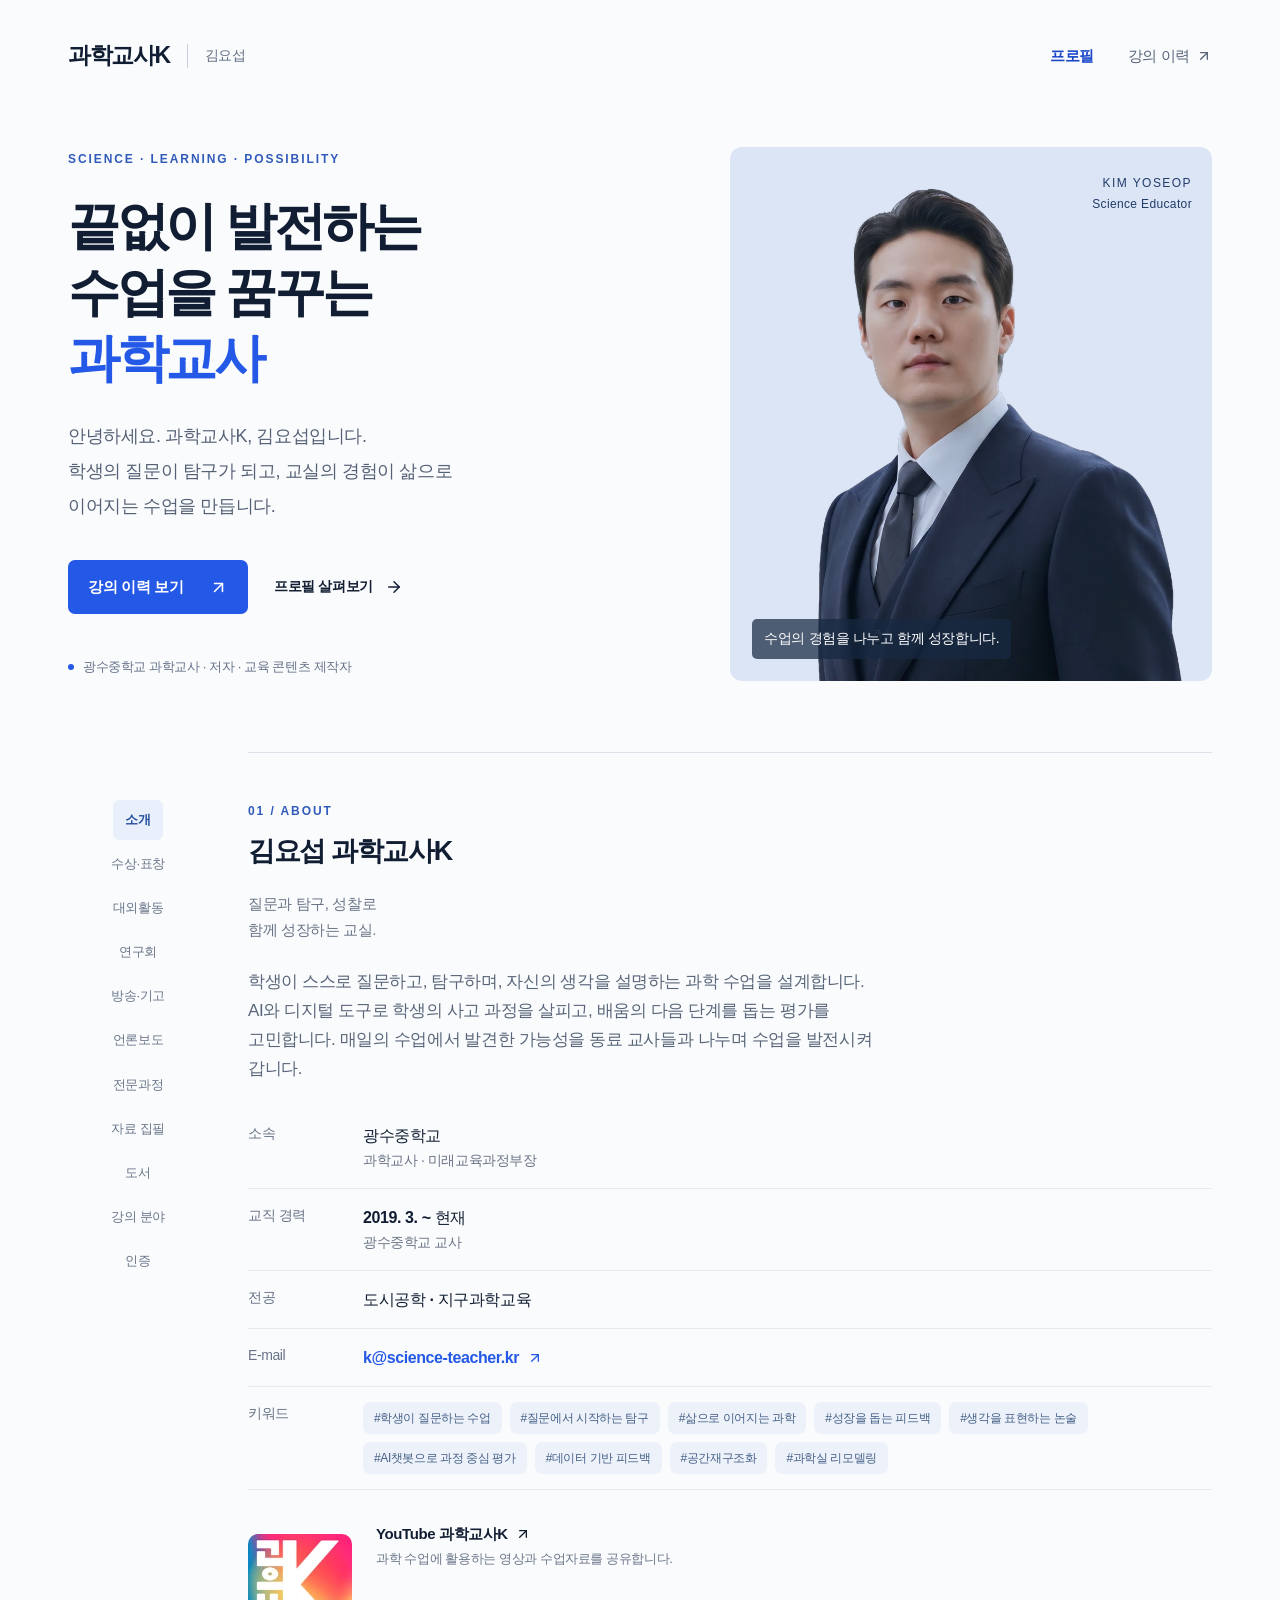
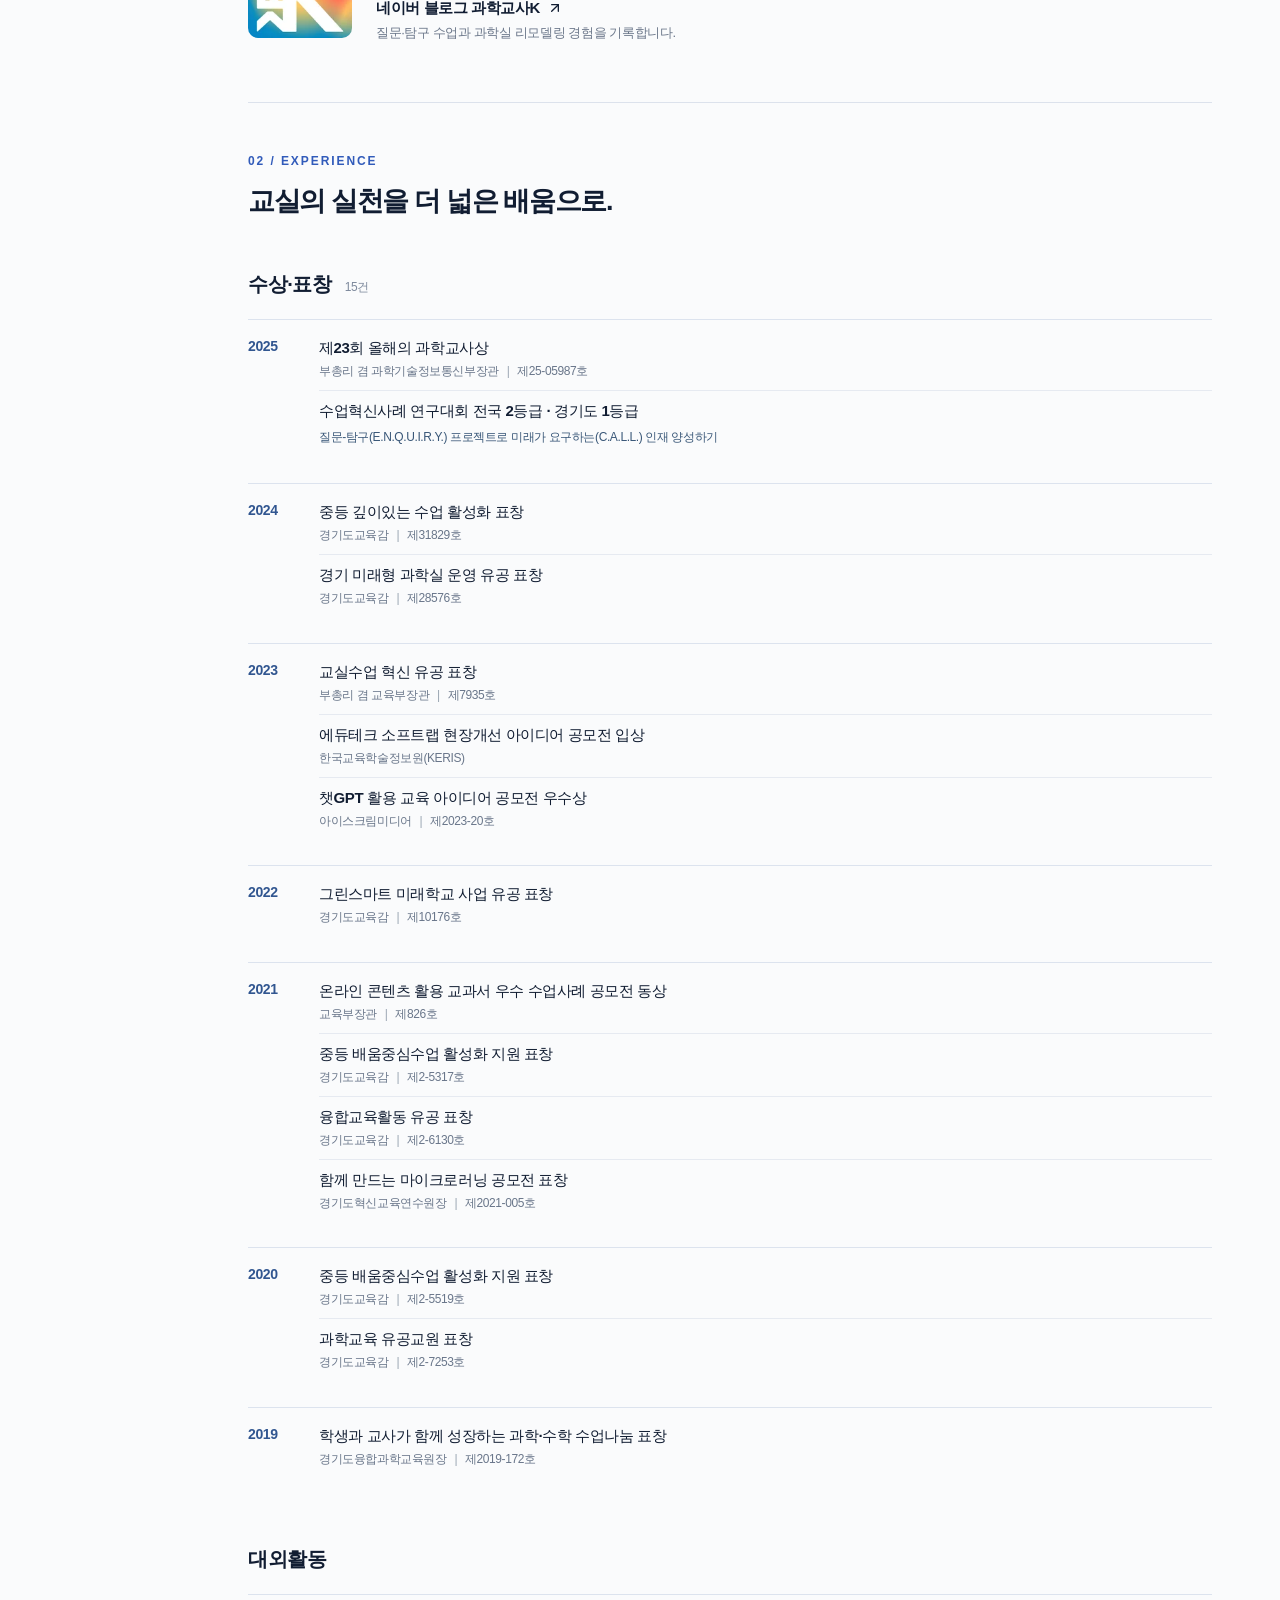
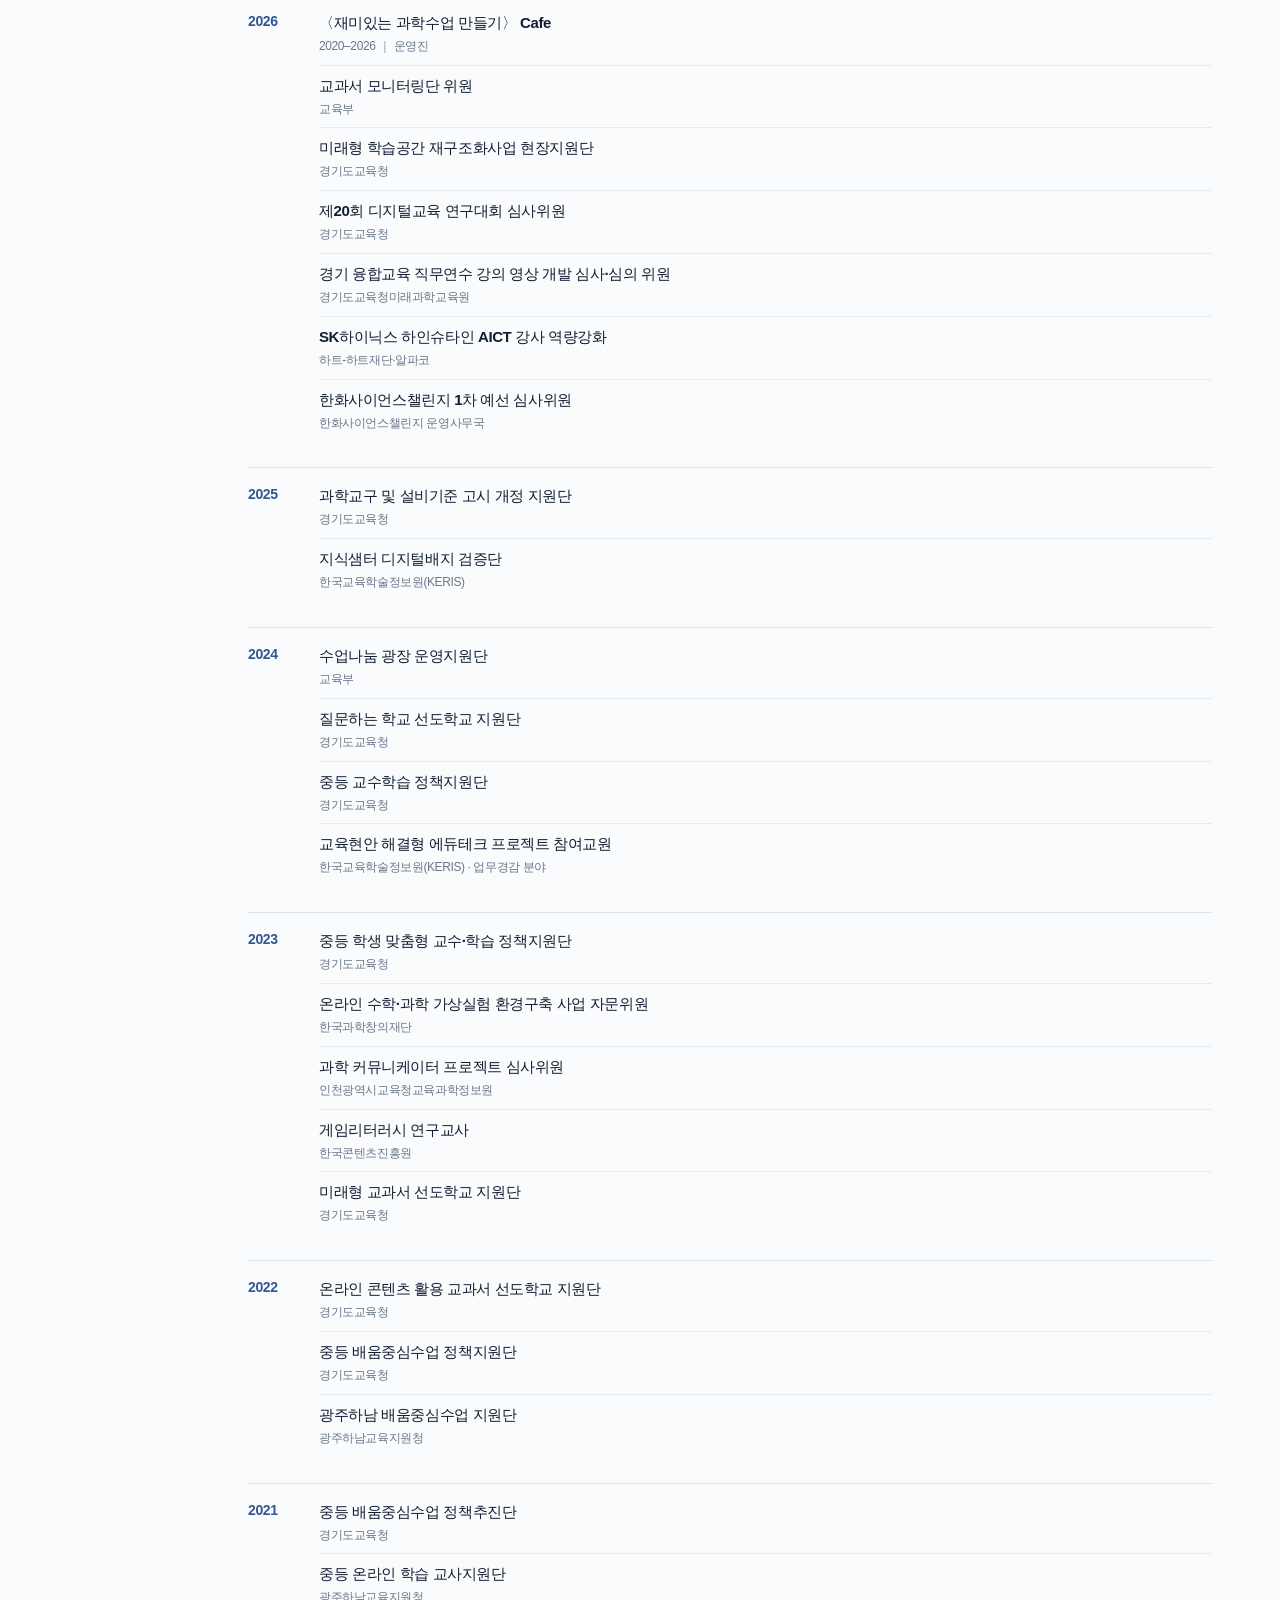
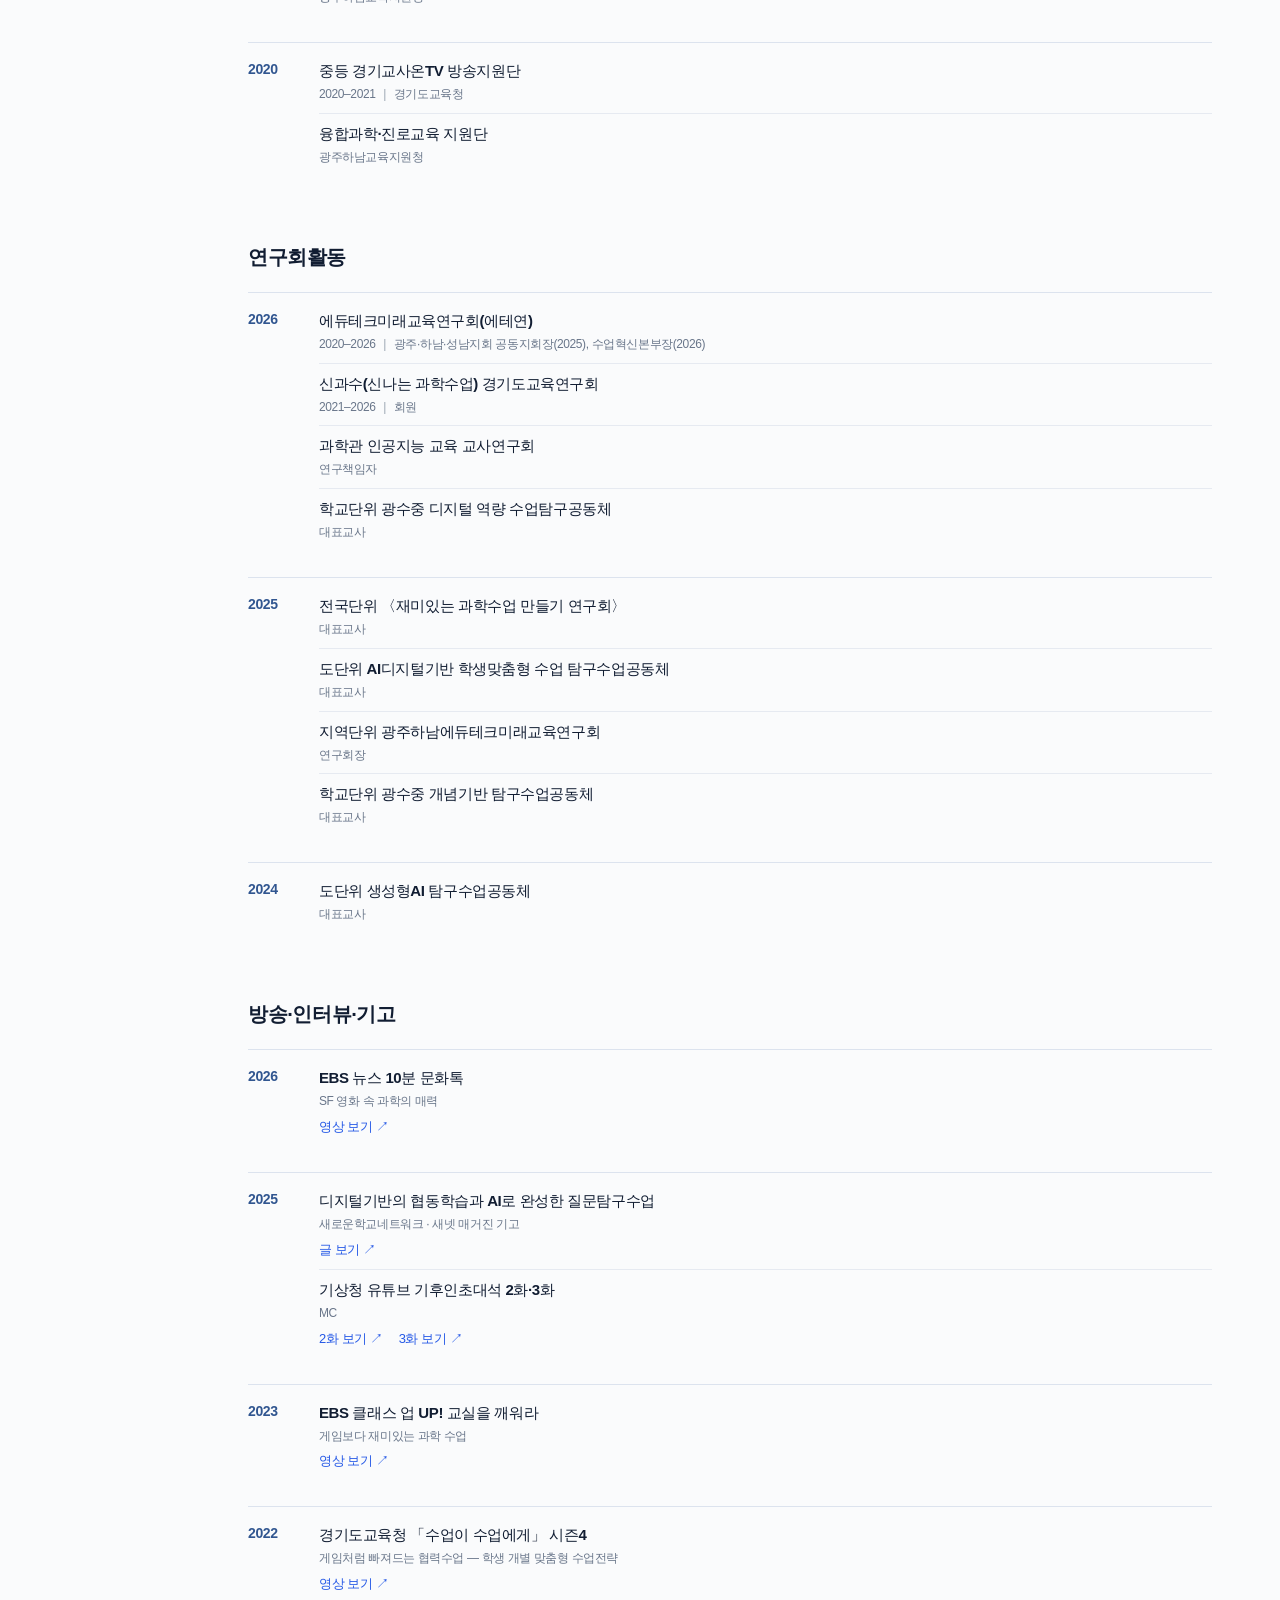
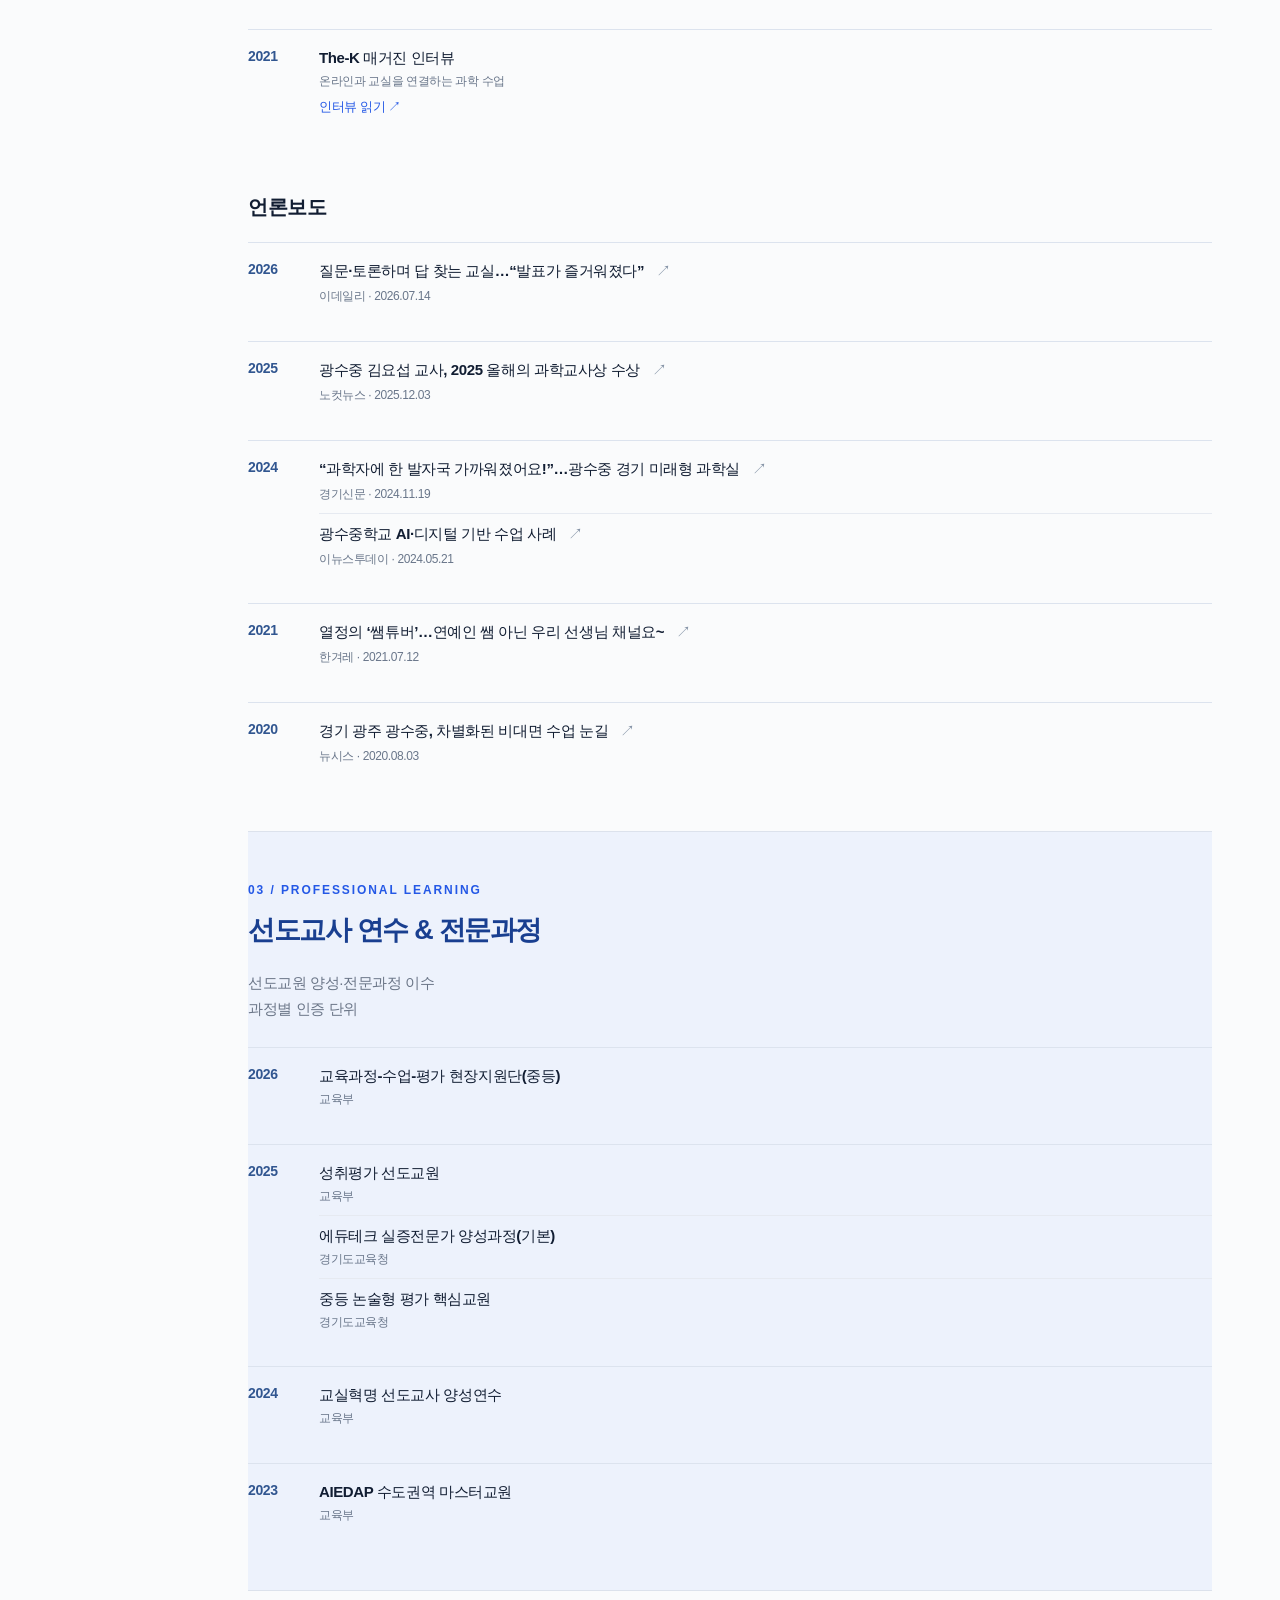
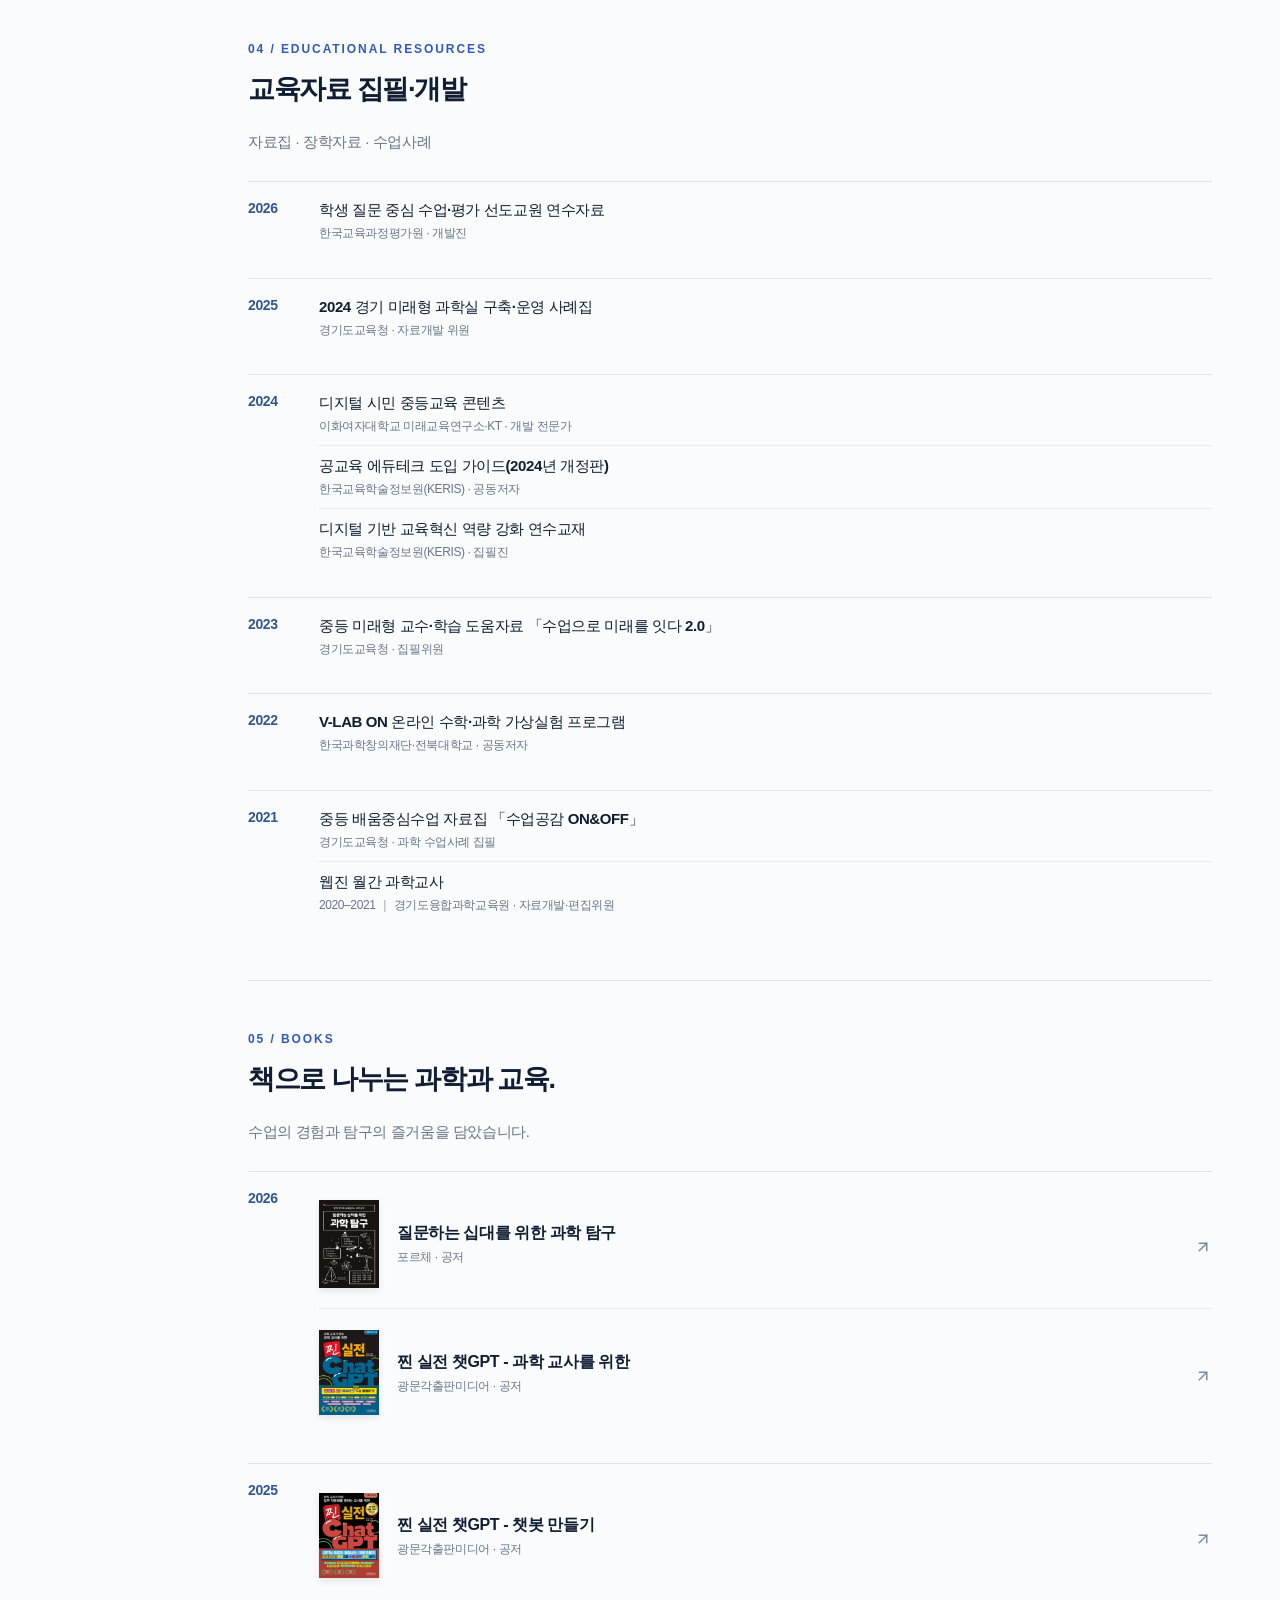
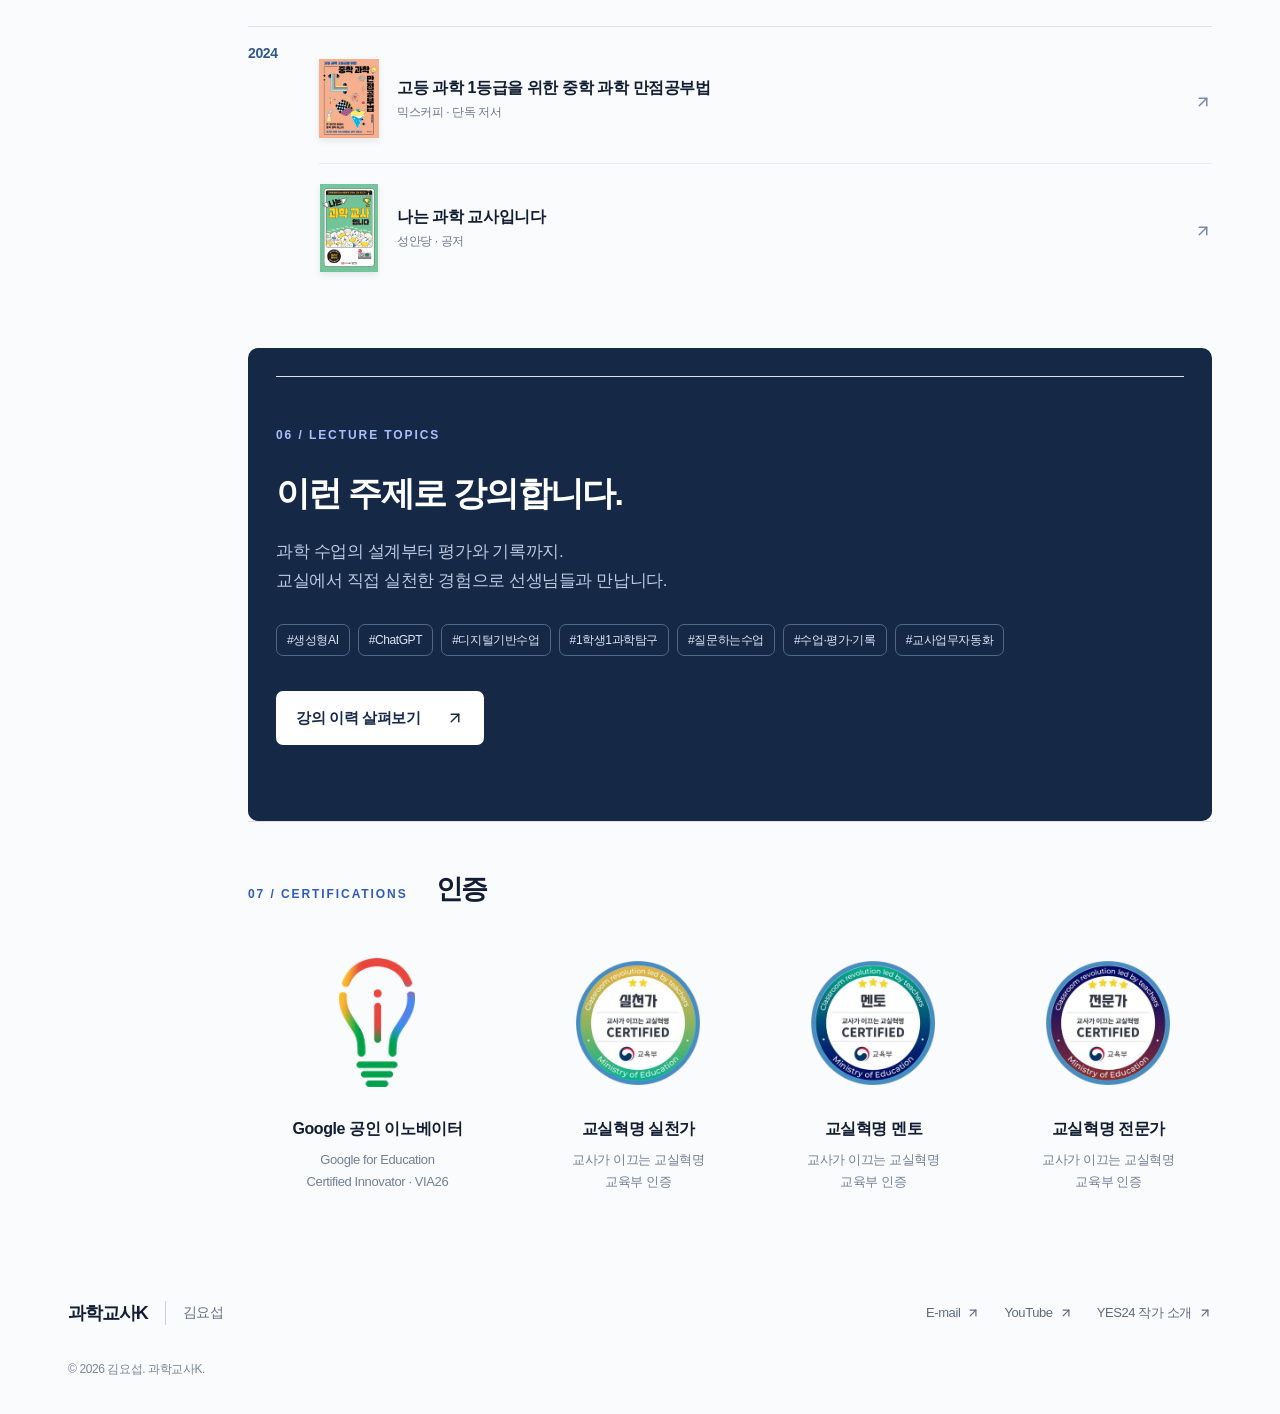
<file: index.html>
<!DOCTYPE html><html lang="ko"><head><meta charSet="utf-8"/><meta name="viewport" content="width=device-width, initial-scale=1"/><link rel="stylesheet" href="/index.Cjan6rFQ.css" data-rsc-css-href="/index.Cjan6rFQ.css" data-precedence="vite-rsc/importer-resources"/><title>과학교사K 김요섭 | 질문하는 수업·AI 교육·교사 연수</title><meta name="description" content="과학교사K 김요섭의 공식 홈페이지. 질문하는 학교·질문있는 수업을 위한 학생 질문 중심 수업 설계, AI·디지털 도구 활용, 과정 중심 평가·논술형 평가, 생활기록부·교사 업무자동화 등 교과를 아우르는 교사 연수 분야와 강의 이력을 소개합니다."/><meta name="keywords" content="과학교사K,김요섭,김요섭 교사,김요섭 강사,질문하는 학교,질문하는학교,질문하는 수업,질문있는 수업,학생 질문 중심 수업,학생 주도 과학탐구,교사 연수,교원 연수,교사 연수 강사,수업 설계,과정 중심 평가,논술형 평가,AI 활용 수업,에듀테크 연수,ChatGPT,Gemini,노트북LM,교육용 챗봇,생활기록부 자동화,교사 업무자동화,공간재구조화,과학실 리모델링"/><meta name="author" content="김요섭 · 과학교사K"/><meta property="og:title" content="과학교사K 김요섭 | 질문하는 수업·AI 교육·교사 연수"/><meta property="og:description" content="학생 질문 중심 수업, AI·디지털 교육, 수업·평가·기록을 나누는 김요섭 교사의 공식 프로필과 강의 이력입니다."/><meta property="og:site_name" content="과학교사K 김요섭"/><meta property="og:type" content="website"/><meta property="og:locale" content="ko_KR"/><meta name="twitter:card" content="summary"/><meta name="twitter:title" content="과학교사K 김요섭 | 질문하는 수업·AI 교육·교사 연수"/><meta name="twitter:description" content="학생 질문 중심 수업, AI·디지털 교육, 수업·평가·기록을 나누는 김요섭 교사의 공식 프로필과 강의 이력입니다."/><link rel="icon" href="/favicon.ico" sizes="any"/><link rel="icon" href="/favicon-32.png" type="image/png" sizes="32x32"/><link rel="apple-touch-icon" href="/apple-touch-icon.png"/>
</head><body><a class="skip-link" href="#main">본문 바로가기</a><header class="site-header wrap"><a class="brand" href="/">과학교사K<span>김요섭</span></a><nav aria-label="주 메뉴"><a href="/" aria-current="page">프로필</a><a href="/lectures">강의 이력 <svg xmlns="http://www.w3.org/2000/svg" width="16" height="16" viewBox="0 0 24 24" fill="none" stroke="currentColor" stroke-width="2" stroke-linecap="round" stroke-linejoin="round" class="lucide lucide-arrow-up-right" aria-hidden="true"><path d="M7 7h10v10"></path><path d="M7 17 17 7"></path></svg></a></nav></header><main id="main"><section class="hero wrap"><div class="hero-copy"><p class="eyebrow">SCIENCE · LEARNING · POSSIBILITY</p><h1>끝없이 발전하는<br/>수업을 꿈꾸는<br/><em>과학교사</em></h1><p class="intro">안녕하세요. 과학교사K, 김요섭입니다.<br/>학생의 질문이 탐구가 되고, 교실의 경험이 삶으로 이어지는 수업을 만듭니다.</p><div class="hero-actions"><a class="primary-link" href="/lectures">강의 이력 보기 <svg xmlns="http://www.w3.org/2000/svg" width="19" height="19" viewBox="0 0 24 24" fill="none" stroke="currentColor" stroke-width="2" stroke-linecap="round" stroke-linejoin="round" class="lucide lucide-arrow-up-right" aria-hidden="true"><path d="M7 7h10v10"></path><path d="M7 17 17 7"></path></svg></a><a class="text-link" href="#profile">프로필 살펴보기 <svg xmlns="http://www.w3.org/2000/svg" width="18" height="18" viewBox="0 0 24 24" fill="none" stroke="currentColor" stroke-width="2" stroke-linecap="round" stroke-linejoin="round" class="lucide lucide-arrow-right" aria-hidden="true"><path d="M5 12h14"></path><path d="m12 5 7 7-7 7"></path></svg></a></div><div class="hero-note"><span class="status-dot"></span>광수중학교 과학교사 · 저자 · 교육 콘텐츠 제작자</div></div><figure class="portrait-card"><div class="portrait-frame"><img src="/portrait.webp" alt="과학교사 김요섭 프로필" width="1248" height="2752" loading="lazy" fetchPriority="high" decoding="async" class="portrait" data-nimg="1"/></div><figcaption class="portrait-meta"><span class="portrait-label">KIM YOSEOP <b>Science Educator</b></span><span class="portrait-caption">수업의 경험을 나누고 함께 성장합니다.</span></figcaption></figure></section><div class="profile-layout wrap"><aside class="profile-nav"><nav aria-label="프로필 항목 바로가기"><a href="#profile">소개</a><a href="#awards">수상·표창</a><a href="#external">대외활동</a><a href="#research">연구회</a><a href="#broadcasts">방송·기고</a><a href="#press">언론보도</a><a href="#training">전문과정</a><a href="#resources">자료 집필</a><a href="#books">도서</a><a href="#topics">강의 분야</a><a href="#certifications">인증</a></nav></aside><div class="profile-content"><section class="profile-section wrap" id="profile"><div class="section-grid"><div class="section-heading"><p class="eyebrow">01 / ABOUT</p><h2>김요섭<!-- --> <!-- -->과학교사K</h2><p>질문과 탐구, 성찰로<br/>함께 성장하는 교실.</p></div><div><p class="section-copy about-copy">학생이 스스로 질문하고, 탐구하며, 자신의 생각을 설명하는 과학 수업을 설계합니다. AI와 디지털 도구로 학생의 사고 과정을 살피고, 배움의 다음 단계를 돕는 평가를 고민합니다. 매일의 수업에서 발견한 가능성을 동료 교사들과 나누며 수업을 발전시켜 갑니다.</p><dl class="profile-details"><div><dt>소속</dt><dd>광수중학교<small>과학교사 · 미래교육과정부장</small></dd></div><div><dt>교직 경력</dt><dd>2019. 3. ~ 현재<small>광수중학교 교사</small></dd></div><div><dt>전공</dt><dd>도시공학 · 지구과학교육</dd></div><div><dt>E-mail</dt><dd><a class="contact-mail" href="mailto:k@science-teacher.kr">k@science-teacher.kr <svg xmlns="http://www.w3.org/2000/svg" width="16" height="16" viewBox="0 0 24 24" fill="none" stroke="currentColor" stroke-width="2" stroke-linecap="round" stroke-linejoin="round" class="lucide lucide-arrow-up-right" aria-hidden="true"><path d="M7 7h10v10"></path><path d="M7 17 17 7"></path></svg></a></dd></div><div><dt>키워드</dt><dd class="profile-keywords"><span>#학생이 질문하는 수업</span><span>#질문에서 시작하는 탐구</span><span>#삶으로 이어지는 과학</span><span>#성장을 돕는 피드백</span><span>#생각을 표현하는 논술</span><span>#AI챗봇으로 과정 중심 평가</span><span>#데이터 기반 피드백</span><span>#공간재구조화</span><span>#과학실 리모델링</span></dd></div></dl><div class="channel-strip"><img src="/channel-logo.webp" alt="과학교사K 채널 로고" width="104" height="104" loading="lazy" decoding="async" data-nimg="1"/><div class="channel-links"><div class="channel-row"><a href="https://www.youtube.com/@%EA%B3%BC%ED%95%99%EA%B5%90%EC%82%ACK" target="_blank" rel="noreferrer">YouTube 과학교사K <svg xmlns="http://www.w3.org/2000/svg" width="16" height="16" viewBox="0 0 24 24" fill="none" stroke="currentColor" stroke-width="2" stroke-linecap="round" stroke-linejoin="round" class="lucide lucide-arrow-up-right" aria-hidden="true"><path d="M7 7h10v10"></path><path d="M7 17 17 7"></path></svg></a><p>과학 수업에 활용하는 영상과 수업자료를 공유합니다.</p></div><div class="channel-row"><a href="https://blog.naver.com/obafgkim" target="_blank" rel="noreferrer">네이버 블로그 과학교사K <svg xmlns="http://www.w3.org/2000/svg" width="16" height="16" viewBox="0 0 24 24" fill="none" stroke="currentColor" stroke-width="2" stroke-linecap="round" stroke-linejoin="round" class="lucide lucide-arrow-up-right" aria-hidden="true"><path d="M7 7h10v10"></path><path d="M7 17 17 7"></path></svg></a><p>질문·탐구 수업과 과학실 리모델링 경험을 기록합니다.</p></div></div></div></div></div></section><section class="profile-section wrap"><div class="section-grid"><div class="section-heading"><p class="eyebrow">02 / EXPERIENCE</p><h2>교실의 실천을<!-- --> <!-- -->더 넓은 배움으로.</h2></div><div><div class="credential-group awards-group" id="awards"><h3>수상·표창<!-- --> <span class="section-count">15<!-- -->건</span></h3><div class="activities-by-year"><section class="activity-year"><h4>2025</h4><ul><li><div class="resume-title">제23회 올해의 과학교사상</div><p class="resume-detail"><span>부총리 겸 과학기술정보통신부장관</span><span><span class="year-divider" aria-hidden="true">|</span>제25-05987호</span></p></li><li><div class="resume-title">수업혁신사례 연구대회 전국 2등급 · 경기도 1등급</div><p class="research-title">질문-탐구(E.N.Q.U.I.R.Y.) 프로젝트로 미래가 요구하는(C.A.L.L.) 인재 양성하기</p></li></ul></section><section class="activity-year"><h4>2024</h4><ul><li><div class="resume-title">중등 깊이있는 수업 활성화 표창</div><p class="resume-detail"><span>경기도교육감</span><span><span class="year-divider" aria-hidden="true">|</span>제31829호</span></p></li><li><div class="resume-title">경기 미래형 과학실 운영 유공 표창</div><p class="resume-detail"><span>경기도교육감</span><span><span class="year-divider" aria-hidden="true">|</span>제28576호</span></p></li></ul></section><section class="activity-year"><h4>2023</h4><ul><li><div class="resume-title">교실수업 혁신 유공 표창</div><p class="resume-detail"><span>부총리 겸 교육부장관</span><span><span class="year-divider" aria-hidden="true">|</span>제7935호</span></p></li><li><div class="resume-title">에듀테크 소프트랩 현장개선 아이디어 공모전 입상</div><p class="resume-detail"><span>한국교육학술정보원(KERIS)</span></p></li><li><div class="resume-title">챗GPT 활용 교육 아이디어 공모전 우수상</div><p class="resume-detail"><span>아이스크림미디어</span><span><span class="year-divider" aria-hidden="true">|</span>제2023-20호</span></p></li></ul></section><section class="activity-year"><h4>2022</h4><ul><li><div class="resume-title">그린스마트 미래학교 사업 유공 표창</div><p class="resume-detail"><span>경기도교육감</span><span><span class="year-divider" aria-hidden="true">|</span>제10176호</span></p></li></ul></section><section class="activity-year"><h4>2021</h4><ul><li><div class="resume-title">온라인 콘텐츠 활용 교과서 우수 수업사례 공모전 동상</div><p class="resume-detail"><span>교육부장관</span><span><span class="year-divider" aria-hidden="true">|</span>제826호</span></p></li><li><div class="resume-title">중등 배움중심수업 활성화 지원 표창</div><p class="resume-detail"><span>경기도교육감</span><span><span class="year-divider" aria-hidden="true">|</span>제2-5317호</span></p></li><li><div class="resume-title">융합교육활동 유공 표창</div><p class="resume-detail"><span>경기도교육감</span><span><span class="year-divider" aria-hidden="true">|</span>제2-6130호</span></p></li><li><div class="resume-title">함께 만드는 마이크로러닝 공모전 표창</div><p class="resume-detail"><span>경기도혁신교육연수원장</span><span><span class="year-divider" aria-hidden="true">|</span>제2021-005호</span></p></li></ul></section><section class="activity-year"><h4>2020</h4><ul><li><div class="resume-title">중등 배움중심수업 활성화 지원 표창</div><p class="resume-detail"><span>경기도교육감</span><span><span class="year-divider" aria-hidden="true">|</span>제2-5519호</span></p></li><li><div class="resume-title">과학교육 유공교원 표창</div><p class="resume-detail"><span>경기도교육감</span><span><span class="year-divider" aria-hidden="true">|</span>제2-7253호</span></p></li></ul></section><section class="activity-year"><h4>2019</h4><ul><li><div class="resume-title">학생과 교사가 함께 성장하는 과학·수학 수업나눔 표창</div><p class="resume-detail"><span>경기도융합과학교육원장</span><span><span class="year-divider" aria-hidden="true">|</span>제2019-172호</span></p></li></ul></section></div></div><div class="credential-group external-group" id="external"><h3>대외활동</h3><div class="activities-by-year"><section class="activity-year"><h4>2026</h4><ul><li><div class="resume-title">〈재미있는 과학수업 만들기〉 Cafe</div><p class="resume-detail"><span>2020–2026</span><span class="year-divider" aria-hidden="true">|</span>운영진</p></li><li><div class="resume-title">교과서 모니터링단 위원</div><p class="resume-detail"><span>교육부</span></p></li><li><div class="resume-title">미래형 학습공간 재구조화사업 현장지원단</div><p class="resume-detail"><span>경기도교육청</span></p></li><li><div class="resume-title">제20회 디지털교육 연구대회 심사위원</div><p class="resume-detail"><span>경기도교육청</span></p></li><li><div class="resume-title">경기 융합교육 직무연수 강의 영상 개발 심사·심의 위원</div><p class="resume-detail"><span>경기도교육청미래과학교육원</span></p></li><li><div class="resume-title">SK하이닉스 하인슈타인 AICT 강사 역량강화</div><p class="resume-detail"><span>하트-하트재단·알파코</span></p></li><li><div class="resume-title">한화사이언스챌린지 1차 예선 심사위원</div><p class="resume-detail"><span>한화사이언스챌린지 운영사무국</span></p></li></ul></section><section class="activity-year"><h4>2025</h4><ul><li><div class="resume-title">과학교구 및 설비기준 고시 개정 지원단</div><p class="resume-detail"><span>경기도교육청</span></p></li><li><div class="resume-title">지식샘터 디지털배지 검증단</div><p class="resume-detail"><span>한국교육학술정보원(KERIS)</span></p></li></ul></section><section class="activity-year"><h4>2024</h4><ul><li><div class="resume-title">수업나눔 광장 운영지원단</div><p class="resume-detail"><span>교육부</span></p></li><li><div class="resume-title">질문하는 학교 선도학교 지원단</div><p class="resume-detail"><span>경기도교육청</span></p></li><li><div class="resume-title">중등 교수학습 정책지원단</div><p class="resume-detail"><span>경기도교육청</span></p></li><li><div class="resume-title">교육현안 해결형 에듀테크 프로젝트 참여교원</div><p class="resume-detail"><span>한국교육학술정보원(KERIS) · 업무경감 분야</span></p></li></ul></section><section class="activity-year"><h4>2023</h4><ul><li><div class="resume-title">중등 학생 맞춤형 교수·학습 정책지원단</div><p class="resume-detail"><span>경기도교육청</span></p></li><li><div class="resume-title">온라인 수학·과학 가상실험 환경구축 사업 자문위원</div><p class="resume-detail"><span>한국과학창의재단</span></p></li><li><div class="resume-title">과학 커뮤니케이터 프로젝트 심사위원</div><p class="resume-detail"><span>인천광역시교육청교육과학정보원</span></p></li><li><div class="resume-title">게임리터러시 연구교사</div><p class="resume-detail"><span>한국콘텐츠진흥원</span></p></li><li><div class="resume-title">미래형 교과서 선도학교 지원단</div><p class="resume-detail"><span>경기도교육청</span></p></li></ul></section><section class="activity-year"><h4>2022</h4><ul><li><div class="resume-title">온라인 콘텐츠 활용 교과서 선도학교 지원단</div><p class="resume-detail"><span>경기도교육청</span></p></li><li><div class="resume-title">중등 배움중심수업 정책지원단</div><p class="resume-detail"><span>경기도교육청</span></p></li><li><div class="resume-title">광주하남 배움중심수업 지원단</div><p class="resume-detail"><span>광주하남교육지원청</span></p></li></ul></section><section class="activity-year"><h4>2021</h4><ul><li><div class="resume-title">중등 배움중심수업 정책추진단</div><p class="resume-detail"><span>경기도교육청</span></p></li><li><div class="resume-title">중등 온라인 학습 교사지원단</div><p class="resume-detail"><span>광주하남교육지원청</span></p></li></ul></section><section class="activity-year"><h4>2020</h4><ul><li><div class="resume-title">중등 경기교사온TV 방송지원단</div><p class="resume-detail"><span>2020–2021</span><span class="year-divider" aria-hidden="true">|</span><span>경기도교육청</span></p></li><li><div class="resume-title">융합과학·진로교육 지원단</div><p class="resume-detail"><span>광주하남교육지원청</span></p></li></ul></section></div></div><div class="credential-group research-group" id="research"><h3>연구회활동</h3><div class="activities-by-year"><section class="activity-year"><h4>2026</h4><ul><li><div class="resume-title">에듀테크미래교육연구회(에테연)</div><p class="resume-detail"><span>2020–2026</span><span class="year-divider" aria-hidden="true">|</span>광주·하남·성남지회 공동지회장(2025), 수업혁신본부장(2026)</p></li><li><div class="resume-title">신과수(신나는 과학수업) 경기도교육연구회</div><p class="resume-detail"><span>2021–2026</span><span class="year-divider" aria-hidden="true">|</span>회원</p></li><li><div class="resume-title">과학관 인공지능 교육 교사연구회</div><p class="resume-detail"><span>연구책임자</span></p></li><li><div class="resume-title">학교단위 광수중 디지털 역량 수업탐구공동체</div><p class="resume-detail"><span>대표교사</span></p></li></ul></section><section class="activity-year"><h4>2025</h4><ul><li><div class="resume-title">전국단위 〈재미있는 과학수업 만들기 연구회〉</div><p class="resume-detail"><span>대표교사</span></p></li><li><div class="resume-title">도단위 AI디지털기반 학생맞춤형 수업 탐구수업공동체</div><p class="resume-detail"><span>대표교사</span></p></li><li><div class="resume-title">지역단위 광주하남에듀테크미래교육연구회</div><p class="resume-detail"><span>연구회장</span></p></li><li><div class="resume-title">학교단위 광수중 개념기반 탐구수업공동체</div><p class="resume-detail"><span>대표교사</span></p></li></ul></section><section class="activity-year"><h4>2024</h4><ul><li><div class="resume-title">도단위 생성형AI 탐구수업공동체</div><p class="resume-detail"><span>대표교사</span></p></li></ul></section></div></div><div class="credential-group" id="broadcasts"><h3>방송·인터뷰·기고</h3><div class="activities-by-year"><section class="activity-year"><h4>2026</h4><ul><li><div class="resume-title">EBS 뉴스 10분 문화톡</div><p class="resume-detail">SF 영화 속 과학의 매력</p><div class="media-links"><a href="https://www.youtube.com/watch?v=vOYNERDF6ms" target="_blank" rel="noreferrer" aria-label="EBS 뉴스 10분 문화톡 영상 보기">영상 보기<!-- --> ↗</a></div></li></ul></section><section class="activity-year"><h4>2025</h4><ul><li><div class="resume-title">디지털기반의 협동학습과 AI로 완성한 질문탐구수업</div><p class="resume-detail">새로운학교네트워크 · 새넷 매거진 기고</p><div class="media-links"><a href="https://brunch.co.kr/@36cac28a4163401/116" target="_blank" rel="noreferrer" aria-label="디지털기반의 협동학습과 AI로 완성한 질문탐구수업 글 보기">글 보기<!-- --> ↗</a></div></li><li><div class="resume-title">기상청 유튜브 기후인초대석 2화·3화</div><p class="resume-detail">MC</p><div class="media-links"><a href="https://www.youtube.com/watch?v=xS3yrJSyLQk" target="_blank" rel="noreferrer" aria-label="기상청 유튜브 기후인초대석 2화·3화 2화 보기">2화 보기<!-- --> ↗</a><a href="https://www.youtube.com/watch?v=YHXwu2OKgMY" target="_blank" rel="noreferrer" aria-label="기상청 유튜브 기후인초대석 2화·3화 3화 보기">3화 보기<!-- --> ↗</a></div></li></ul></section><section class="activity-year"><h4>2023</h4><ul><li><div class="resume-title">EBS 클래스 업 UP! 교실을 깨워라</div><p class="resume-detail">게임보다 재미있는 과학 수업</p><div class="media-links"><a href="https://www.youtube.com/watch?v=njBpmQTimPo" target="_blank" rel="noreferrer" aria-label="EBS 클래스 업 UP! 교실을 깨워라 영상 보기">영상 보기<!-- --> ↗</a></div></li></ul></section><section class="activity-year"><h4>2022</h4><ul><li><div class="resume-title">경기도교육청 「수업이 수업에게」 시즌4</div><p class="resume-detail">게임처럼 빠져드는 협력수업 — 학생 개별 맞춤형 수업전략</p><div class="media-links"><a href="https://www.youtube.com/watch?v=W8YiNtd2aBg&amp;t=344s" target="_blank" rel="noreferrer" aria-label="경기도교육청 「수업이 수업에게」 시즌4 영상 보기">영상 보기<!-- --> ↗</a></div></li></ul></section><section class="activity-year"><h4>2021</h4><ul><li><div class="resume-title">The-K 매거진 인터뷰</div><p class="resume-detail">온라인과 교실을 연결하는 과학 수업</p><div class="media-links"><a href="https://www.thekmagazine.co.kr/data/theK_2109/sub2_03.php" target="_blank" rel="noreferrer" aria-label="The-K 매거진 인터뷰 인터뷰 읽기">인터뷰 읽기<!-- --> ↗</a></div></li></ul></section></div></div><div class="credential-group" id="press"><h3>언론보도</h3><div class="activities-by-year"><section class="activity-year"><h4>2026</h4><ul><li class="press-row"><div class="resume-title"><a class="press-title-link" href="https://www.edaily.co.kr/news/newspath.asp?newsid=02099206645514520" target="_blank" rel="noreferrer">질문·토론하며 답 찾는 교실…“발표가 즐거워졌다”<span aria-hidden="true"> ↗</span></a></div><p class="press-detail">이데일리<!-- --> · <!-- -->2026.07.14</p><div class="media-links" hidden=""><a href="https://www.edaily.co.kr/news/newspath.asp?newsid=02099206645514520" target="_blank" rel="noreferrer" aria-label="질문·토론하며 답 찾는 교실…“발표가 즐거워졌다” 기사 보기">기사 보기<!-- --> ↗</a></div></li></ul></section><section class="activity-year"><h4>2025</h4><ul><li class="press-row"><div class="resume-title"><a class="press-title-link" href="https://www.nocutnews.co.kr/news/6437696?utm_source=naver&amp;utm_medium=article&amp;utm_campaign=20251203030015" target="_blank" rel="noreferrer">광수중 김요섭 교사, 2025 올해의 과학교사상 수상<span aria-hidden="true"> ↗</span></a></div><p class="press-detail">노컷뉴스<!-- --> · <!-- -->2025.12.03</p><div class="media-links" hidden=""><a href="https://www.nocutnews.co.kr/news/6437696?utm_source=naver&amp;utm_medium=article&amp;utm_campaign=20251203030015" target="_blank" rel="noreferrer" aria-label="광수중 김요섭 교사, 2025 올해의 과학교사상 수상 기사 보기">기사 보기<!-- --> ↗</a></div></li></ul></section><section class="activity-year"><h4>2024</h4><ul><li class="press-row"><div class="resume-title"><a class="press-title-link" href="https://www.kgnews.co.kr/news/article.html?no=817783" target="_blank" rel="noreferrer">“과학자에 한 발자국 가까워졌어요!”…광수중 경기 미래형 과학실<span aria-hidden="true"> ↗</span></a></div><p class="press-detail">경기신문<!-- --> · <!-- -->2024.11.19</p><div class="media-links" hidden=""><a href="https://www.kgnews.co.kr/news/article.html?no=817783" target="_blank" rel="noreferrer" aria-label="“과학자에 한 발자국 가까워졌어요!”…광수중 경기 미래형 과학실 기사 보기">기사 보기<!-- --> ↗</a></div></li><li class="press-row"><div class="resume-title"><a class="press-title-link" href="https://www.enewstoday.co.kr/news/articleView.html?idxno=2130225" target="_blank" rel="noreferrer">광수중학교 AI·디지털 기반 수업 사례<span aria-hidden="true"> ↗</span></a></div><p class="press-detail">이뉴스투데이<!-- --> · <!-- -->2024.05.21</p><div class="media-links" hidden=""><a href="https://www.enewstoday.co.kr/news/articleView.html?idxno=2130225" target="_blank" rel="noreferrer" aria-label="광수중학교 AI·디지털 기반 수업 사례 기사 보기">기사 보기<!-- --> ↗</a></div></li></ul></section><section class="activity-year"><h4>2021</h4><ul><li class="press-row"><div class="resume-title"><a class="press-title-link" href="https://www.hani.co.kr/arti/area/capital/1003102.html" target="_blank" rel="noreferrer">열정의 ‘쌤튜버’…연예인 쌤 아닌 우리 선생님 채널요~<span aria-hidden="true"> ↗</span></a></div><p class="press-detail">한겨레<!-- --> · <!-- -->2021.07.12</p><div class="media-links" hidden=""><a href="https://www.hani.co.kr/arti/area/capital/1003102.html" target="_blank" rel="noreferrer" aria-label="열정의 ‘쌤튜버’…연예인 쌤 아닌 우리 선생님 채널요~ 기사 보기">기사 보기<!-- --> ↗</a></div></li></ul></section><section class="activity-year"><h4>2020</h4><ul><li class="press-row"><div class="resume-title"><a class="press-title-link" href="https://www.newsis.com/view/NISX20200803_0001116624" target="_blank" rel="noreferrer">경기 광주 광수중, 차별화된 비대면 수업 눈길<span aria-hidden="true"> ↗</span></a></div><p class="press-detail">뉴시스<!-- --> · <!-- -->2020.08.03</p><div class="media-links" hidden=""><a href="https://www.newsis.com/view/NISX20200803_0001116624" target="_blank" rel="noreferrer" aria-label="경기 광주 광수중, 차별화된 비대면 수업 눈길 기사 보기">기사 보기<!-- --> ↗</a></div></li></ul></section></div></div></div></div></section><div class="training-section" id="training"><section class="profile-section wrap"><div class="section-grid"><div class="section-heading"><p class="eyebrow">03 / PROFESSIONAL LEARNING</p><h2>선도교사 연수<!-- --> <!-- -->&amp; 전문과정</h2><p>선도교원 양성·전문과정 이수<br/>과정별 인증 단위</p></div><div><div class="activities-by-year"><section class="activity-year"><h4>2026</h4><ul><li><div class="resume-title">교육과정-수업-평가 현장지원단(중등)</div><p class="resume-detail"><span>교육부</span></p></li></ul></section><section class="activity-year"><h4>2025</h4><ul><li><div class="resume-title">성취평가 선도교원</div><p class="resume-detail"><span>교육부</span></p></li><li><div class="resume-title">에듀테크 실증전문가 양성과정(기본)</div><p class="resume-detail"><span>경기도교육청</span></p></li><li><div class="resume-title">중등 논술형 평가 핵심교원</div><p class="resume-detail"><span>경기도교육청</span></p></li></ul></section><section class="activity-year"><h4>2024</h4><ul><li><div class="resume-title">교실혁명 선도교사 양성연수</div><p class="resume-detail"><span>교육부</span></p></li></ul></section><section class="activity-year"><h4>2023</h4><ul><li><div class="resume-title">AIEDAP 수도권역 마스터교원</div><p class="resume-detail"><span>교육부</span></p></li></ul></section></div></div></div></section></div><section class="profile-section wrap" id="resources"><div class="section-grid"><div class="section-heading"><p class="eyebrow">04 / EDUCATIONAL RESOURCES</p><h2>교육자료<!-- --> <!-- -->집필·개발</h2><p>자료집 · 장학자료 · 수업사례</p></div><div class="activities-by-year"><section class="activity-year"><h4>2026</h4><ul><li><div class="resume-title">학생 질문 중심 수업·평가 선도교원 연수자료</div><p class="resume-detail"><span>한국교육과정평가원 · 개발진</span></p></li></ul></section><section class="activity-year"><h4>2025</h4><ul><li><div class="resume-title">2024 경기 미래형 과학실 구축·운영 사례집</div><p class="resume-detail"><span>경기도교육청 · 자료개발 위원</span></p></li></ul></section><section class="activity-year"><h4>2024</h4><ul><li><div class="resume-title">디지털 시민 중등교육 콘텐츠</div><p class="resume-detail"><span>이화여자대학교 미래교육연구소·KT · 개발 전문가</span></p></li><li><div class="resume-title">공교육 에듀테크 도입 가이드(2024년 개정판)</div><p class="resume-detail"><span>한국교육학술정보원(KERIS) · 공동저자</span></p></li><li><div class="resume-title">디지털 기반 교육혁신 역량 강화 연수교재</div><p class="resume-detail"><span>한국교육학술정보원(KERIS) · 집필진</span></p></li></ul></section><section class="activity-year"><h4>2023</h4><ul><li><div class="resume-title">중등 미래형 교수·학습 도움자료 「수업으로 미래를 잇다 2.0」</div><p class="resume-detail"><span>경기도교육청 · 집필위원</span></p></li></ul></section><section class="activity-year"><h4>2022</h4><ul><li><div class="resume-title">V-LAB ON 온라인 수학·과학 가상실험 프로그램</div><p class="resume-detail"><span>한국과학창의재단·전북대학교 · 공동저자</span></p></li></ul></section><section class="activity-year"><h4>2021</h4><ul><li><div class="resume-title">중등 배움중심수업 자료집 「수업공감 ON&amp;OFF」</div><p class="resume-detail"><span>경기도교육청 · 과학 수업사례 집필</span></p></li><li><div class="resume-title">웹진 월간 과학교사</div><p class="resume-detail"><span>2020–2021</span><span class="year-divider" aria-hidden="true">|</span>경기도융합과학교육원 · 자료개발·편집위원</p></li></ul></section></div></div></section><section class="profile-section wrap" id="books"><div class="section-grid"><div class="section-heading"><p class="eyebrow">05 / BOOKS</p><h2>책으로 나누는<!-- --> <!-- -->과학과 교육.</h2><p>수업의 경험과 탐구의 즐거움을 담았습니다.</p></div><div class="books-by-year"><section class="activity-year book-year-group"><h4>2026</h4><ul class="books-list"><li><a class="book-link" href="https://www.yes24.com/product/goods/183238275" target="_blank" rel="noreferrer"><img src="/book-183238275.webp" alt="질문하는 십대를 위한 과학 탐구 표지" width="72" height="104" loading="lazy" decoding="async" class="book-cover" data-nimg="1"/><div><div class="book-title">질문하는 십대를 위한 과학 탐구</div><p class="book-meta">포르체<!-- --> · <!-- -->공저</p></div><svg xmlns="http://www.w3.org/2000/svg" width="18" height="18" viewBox="0 0 24 24" fill="none" stroke="currentColor" stroke-width="2" stroke-linecap="round" stroke-linejoin="round" class="lucide lucide-arrow-up-right" aria-hidden="true"><path d="M7 7h10v10"></path><path d="M7 17 17 7"></path></svg></a></li><li><a class="book-link" href="https://www.yes24.com/product/goods/181023150" target="_blank" rel="noreferrer"><img src="/book-181023150.webp" alt="찐 실전 챗GPT - 과학 교사를 위한 표지" width="72" height="104" loading="lazy" decoding="async" class="book-cover" data-nimg="1"/><div><div class="book-title">찐 실전 챗GPT - 과학 교사를 위한</div><p class="book-meta">광문각출판미디어<!-- --> · <!-- -->공저</p></div><svg xmlns="http://www.w3.org/2000/svg" width="18" height="18" viewBox="0 0 24 24" fill="none" stroke="currentColor" stroke-width="2" stroke-linecap="round" stroke-linejoin="round" class="lucide lucide-arrow-up-right" aria-hidden="true"><path d="M7 7h10v10"></path><path d="M7 17 17 7"></path></svg></a></li></ul></section><section class="activity-year book-year-group"><h4>2025</h4><ul class="books-list"><li><a class="book-link" href="https://www.yes24.com/product/goods/145383562" target="_blank" rel="noreferrer"><img src="/book-145383562.webp" alt="찐 실전 챗GPT - 챗봇 만들기 표지" width="72" height="104" loading="lazy" decoding="async" class="book-cover" data-nimg="1"/><div><div class="book-title">찐 실전 챗GPT - 챗봇 만들기</div><p class="book-meta">광문각출판미디어<!-- --> · <!-- -->공저</p></div><svg xmlns="http://www.w3.org/2000/svg" width="18" height="18" viewBox="0 0 24 24" fill="none" stroke="currentColor" stroke-width="2" stroke-linecap="round" stroke-linejoin="round" class="lucide lucide-arrow-up-right" aria-hidden="true"><path d="M7 7h10v10"></path><path d="M7 17 17 7"></path></svg></a></li></ul></section><section class="activity-year book-year-group"><h4>2024</h4><ul class="books-list"><li><a class="book-link" href="https://www.yes24.com/product/goods/130135046" target="_blank" rel="noreferrer"><img src="/book-130135046.webp" alt="고등 과학 1등급을 위한 중학 과학 만점공부법 표지" width="72" height="104" loading="lazy" decoding="async" class="book-cover" data-nimg="1"/><div><div class="book-title">고등 과학 1등급을 위한 중학 과학 만점공부법</div><p class="book-meta">믹스커피<!-- --> · <!-- -->단독 저서</p></div><svg xmlns="http://www.w3.org/2000/svg" width="18" height="18" viewBox="0 0 24 24" fill="none" stroke="currentColor" stroke-width="2" stroke-linecap="round" stroke-linejoin="round" class="lucide lucide-arrow-up-right" aria-hidden="true"><path d="M7 7h10v10"></path><path d="M7 17 17 7"></path></svg></a></li><li><a class="book-link" href="https://www.yes24.com/product/goods/124926273" target="_blank" rel="noreferrer"><img src="/book-124926273.webp" alt="나는 과학 교사입니다 표지" width="72" height="104" loading="lazy" decoding="async" class="book-cover" data-nimg="1"/><div><div class="book-title">나는 과학 교사입니다</div><p class="book-meta">성안당<!-- --> · <!-- -->공저</p></div><svg xmlns="http://www.w3.org/2000/svg" width="18" height="18" viewBox="0 0 24 24" fill="none" stroke="currentColor" stroke-width="2" stroke-linecap="round" stroke-linejoin="round" class="lucide lucide-arrow-up-right" aria-hidden="true"><path d="M7 7h10v10"></path><path d="M7 17 17 7"></path></svg></a></li></ul></section></div></div></section><div class="topic-section" id="topics"><section class="profile-section wrap"><p class="eyebrow">06 / LECTURE TOPICS</p><h2>이런 주제로 강의합니다.</h2><p class="section-copy">과학 수업의 설계부터 평가와 기록까지.<br/>교실에서 직접 실천한 경험으로 선생님들과 만납니다.</p><div class="tags"><span class="tag">#생성형AI</span><span class="tag">#ChatGPT</span><span class="tag">#디지털기반수업</span><span class="tag">#1학생1과학탐구</span><span class="tag">#질문하는수업</span><span class="tag">#수업·평가·기록</span><span class="tag">#교사업무자동화</span></div><div class="topic-bottom"><a class="primary-link" href="/lectures">강의 이력 살펴보기 <svg xmlns="http://www.w3.org/2000/svg" width="18" height="18" viewBox="0 0 24 24" fill="none" stroke="currentColor" stroke-width="2" stroke-linecap="round" stroke-linejoin="round" class="lucide lucide-arrow-up-right" aria-hidden="true"><path d="M7 7h10v10"></path><path d="M7 17 17 7"></path></svg></a></div></section></div><section class="profile-section wrap certifications" id="certifications"><div class="certification-heading"><p class="eyebrow">07 / CERTIFICATIONS</p><h2>인증</h2></div><div class="certification-grid"><div class="certification-item google-cert"><div class="badge-image"><img src="/google-certified-innovator-symbol.webp" alt="Google for Education Certified Innovator 공식 심벌" width="76" height="130" loading="lazy" decoding="async" data-nimg="1"/></div><h3>Google 공인 이노베이터</h3><p>Google for Education<br/>Certified Innovator · VIA26</p></div><div class="certification-item"><div class="badge-image"><img src="/classroom-revolution-practitioner.webp" alt="교육부 교실혁명 실천가 공식 인증 배지" width="124" height="124" loading="lazy" decoding="async" data-nimg="1"/></div><h3>교실혁명 <!-- -->실천가</h3><p>교사가 이끄는 교실혁명<br/>교육부 인증</p></div><div class="certification-item"><div class="badge-image"><img src="/classroom-revolution-mentor.webp" alt="교육부 교실혁명 멘토 공식 인증 배지" width="124" height="124" loading="lazy" decoding="async" data-nimg="1"/></div><h3>교실혁명 <!-- -->멘토</h3><p>교사가 이끄는 교실혁명<br/>교육부 인증</p></div><div class="certification-item"><div class="badge-image"><img src="/classroom-revolution-expert.webp" alt="교육부 교실혁명 전문가 공식 인증 배지" width="124" height="124" loading="lazy" decoding="async" data-nimg="1"/></div><h3>교실혁명 <!-- -->전문가</h3><p>교사가 이끄는 교실혁명<br/>교육부 인증</p></div></div></section></div></div></main><footer class="site-footer wrap"><a class="brand" href="/">과학교사K<span>김요섭</span></a><div class="footer-links"><a href="mailto:k@science-teacher.kr">E-mail <svg xmlns="http://www.w3.org/2000/svg" width="14" height="14" viewBox="0 0 24 24" fill="none" stroke="currentColor" stroke-width="2" stroke-linecap="round" stroke-linejoin="round" class="lucide lucide-arrow-up-right" aria-hidden="true"><path d="M7 7h10v10"></path><path d="M7 17 17 7"></path></svg></a><a href="https://www.youtube.com/@%EA%B3%BC%ED%95%99%EA%B5%90%EC%82%ACK" target="_blank" rel="noreferrer">YouTube <svg xmlns="http://www.w3.org/2000/svg" width="14" height="14" viewBox="0 0 24 24" fill="none" stroke="currentColor" stroke-width="2" stroke-linecap="round" stroke-linejoin="round" class="lucide lucide-arrow-up-right" aria-hidden="true"><path d="M7 7h10v10"></path><path d="M7 17 17 7"></path></svg></a><a href="https://www.yes24.com/product/author/421370" target="_blank" rel="noreferrer">YES24 작가 소개 <svg xmlns="http://www.w3.org/2000/svg" width="14" height="14" viewBox="0 0 24 24" fill="none" stroke="currentColor" stroke-width="2" stroke-linecap="round" stroke-linejoin="round" class="lucide lucide-arrow-up-right" aria-hidden="true"><path d="M7 7h10v10"></path><path d="M7 17 17 7"></path></svg></a></div><p>© <!-- -->2026<!-- --> 김요섭. 과학교사K.</p></footer><script src="/site-ui.c149a2d800.js" defer></script></body></html>
</file>
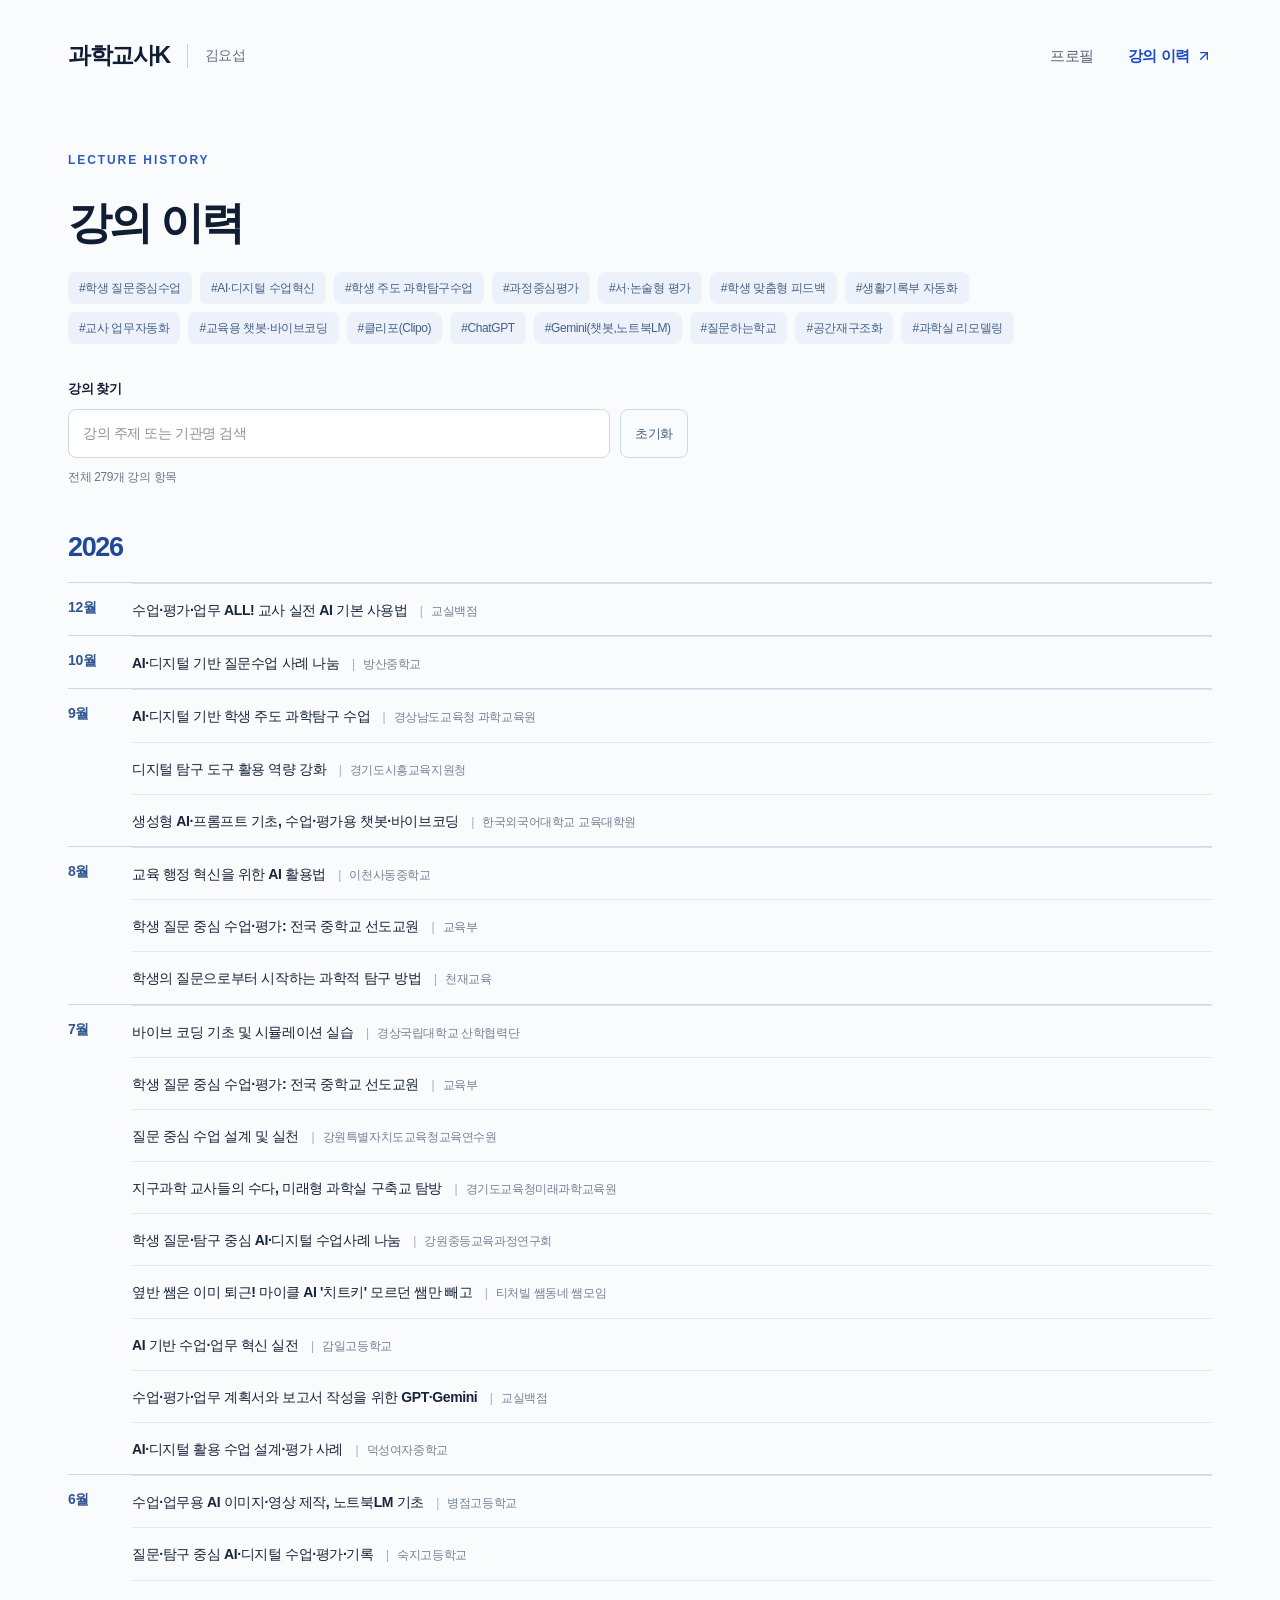
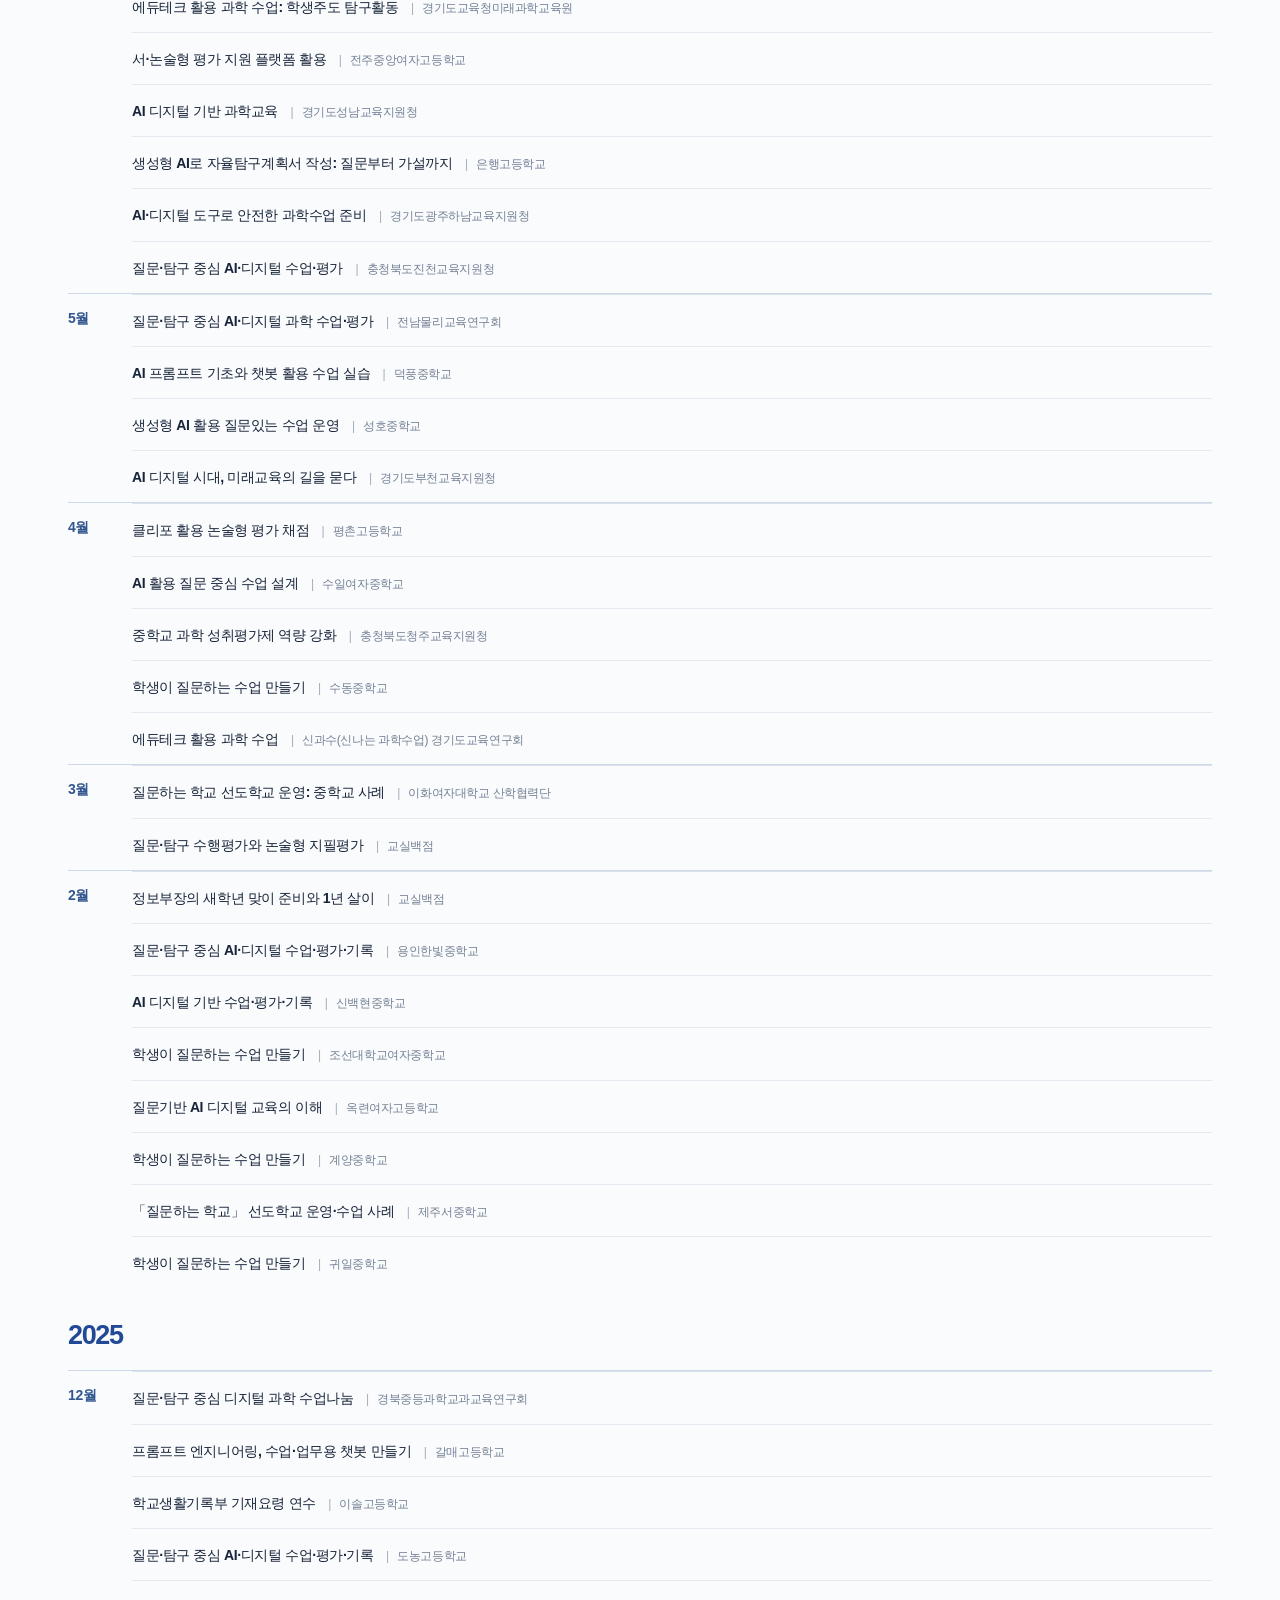
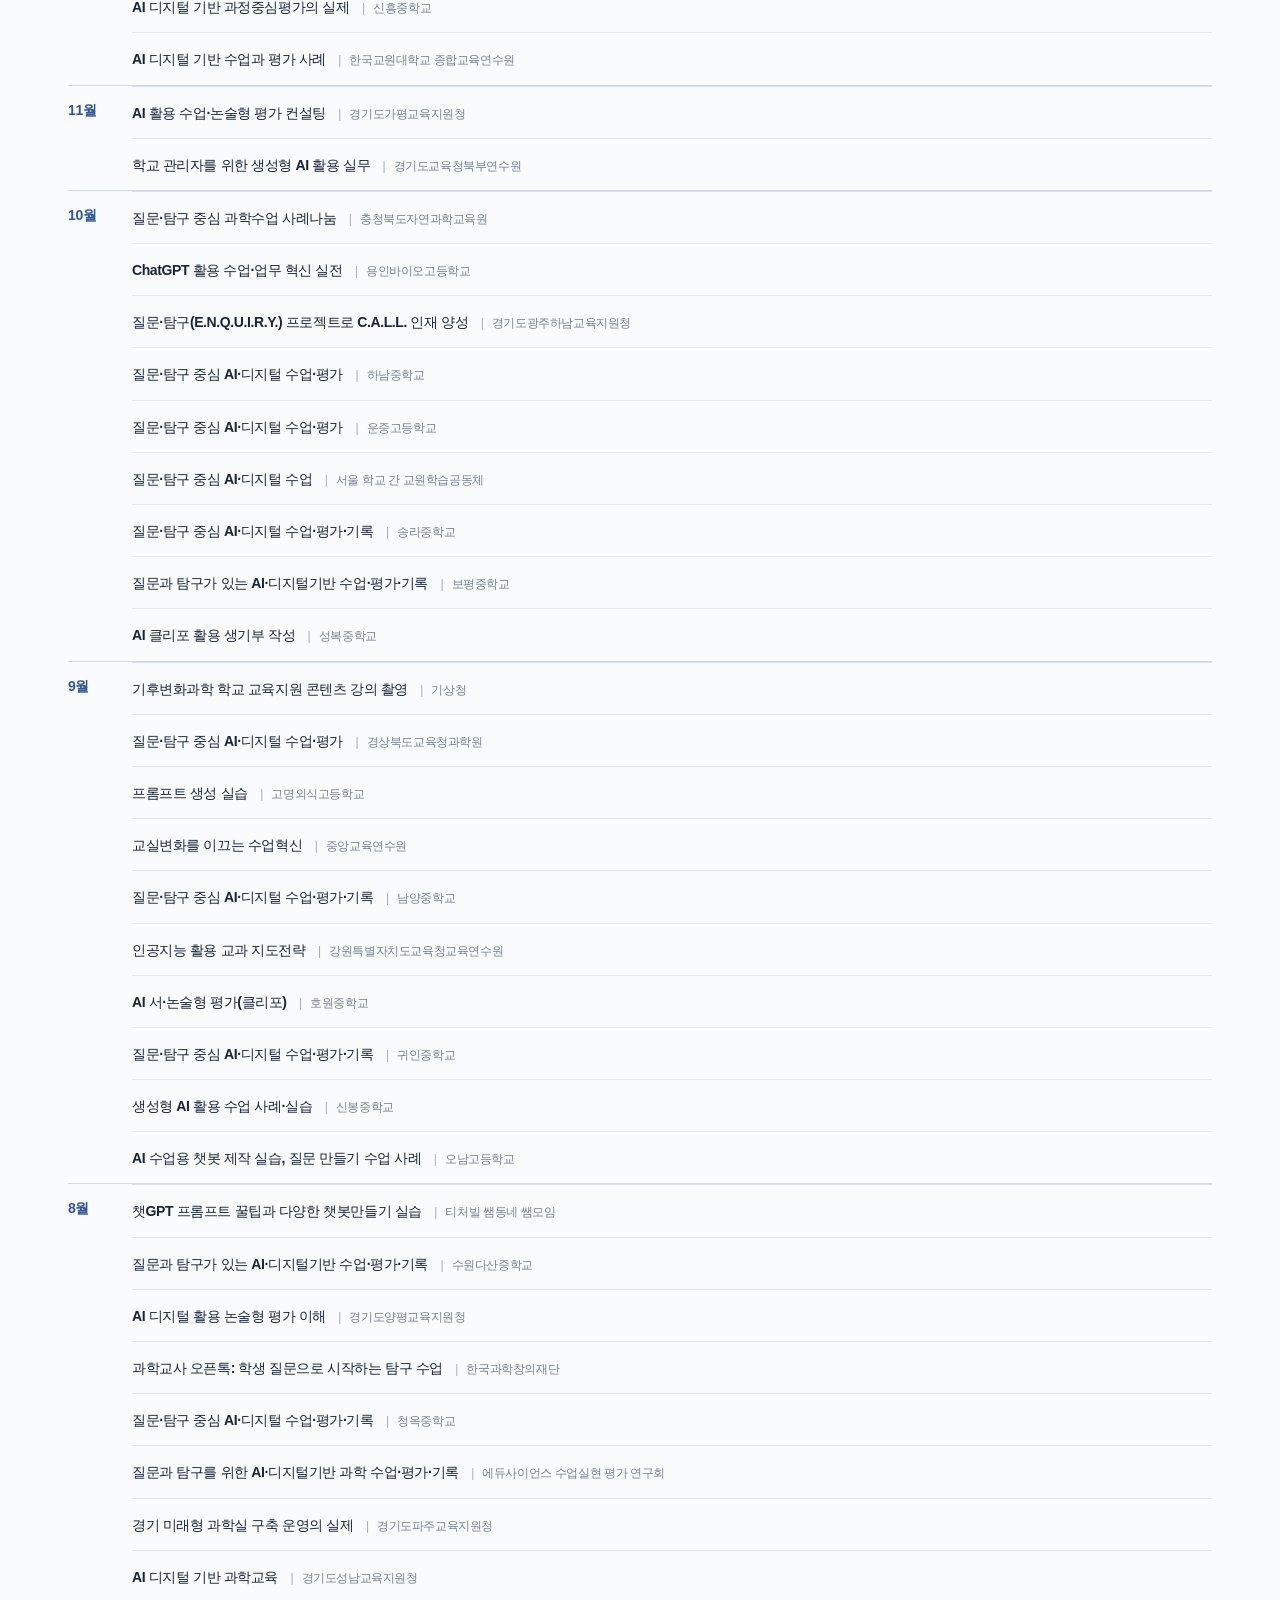
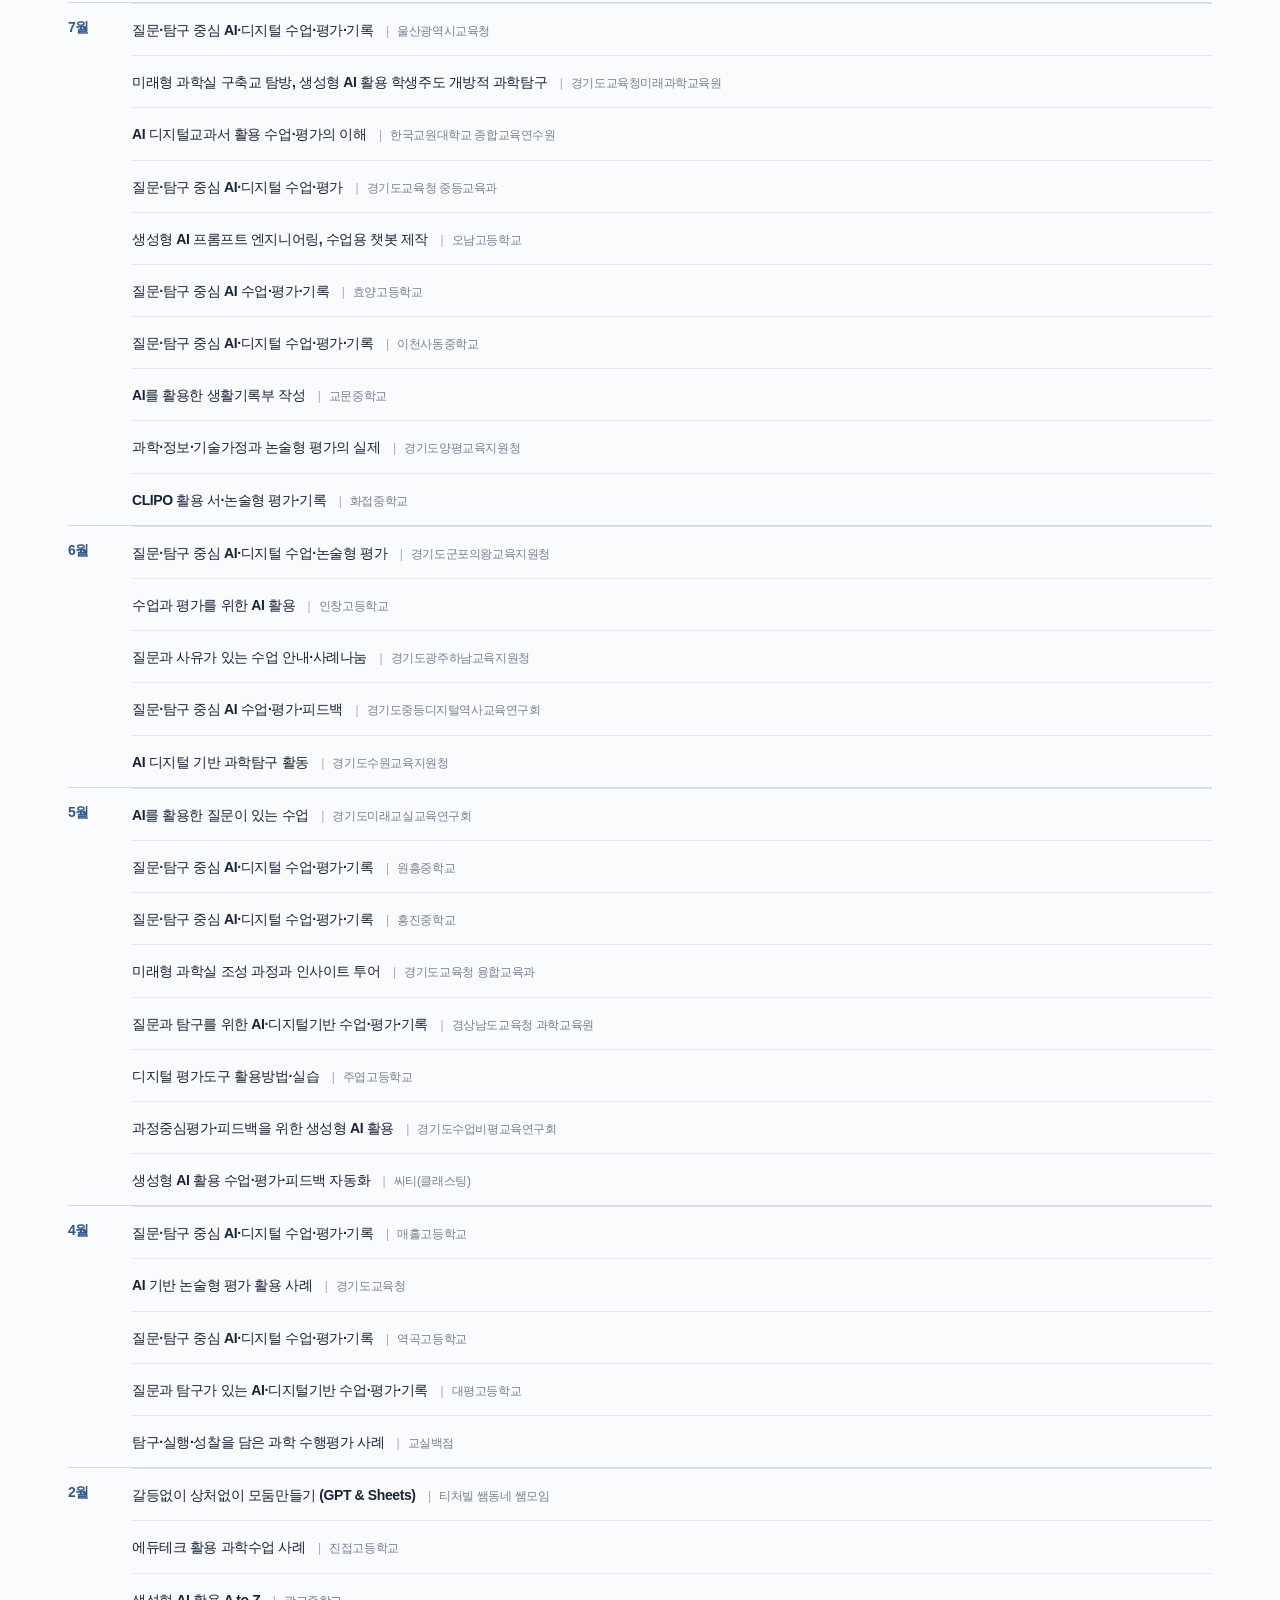
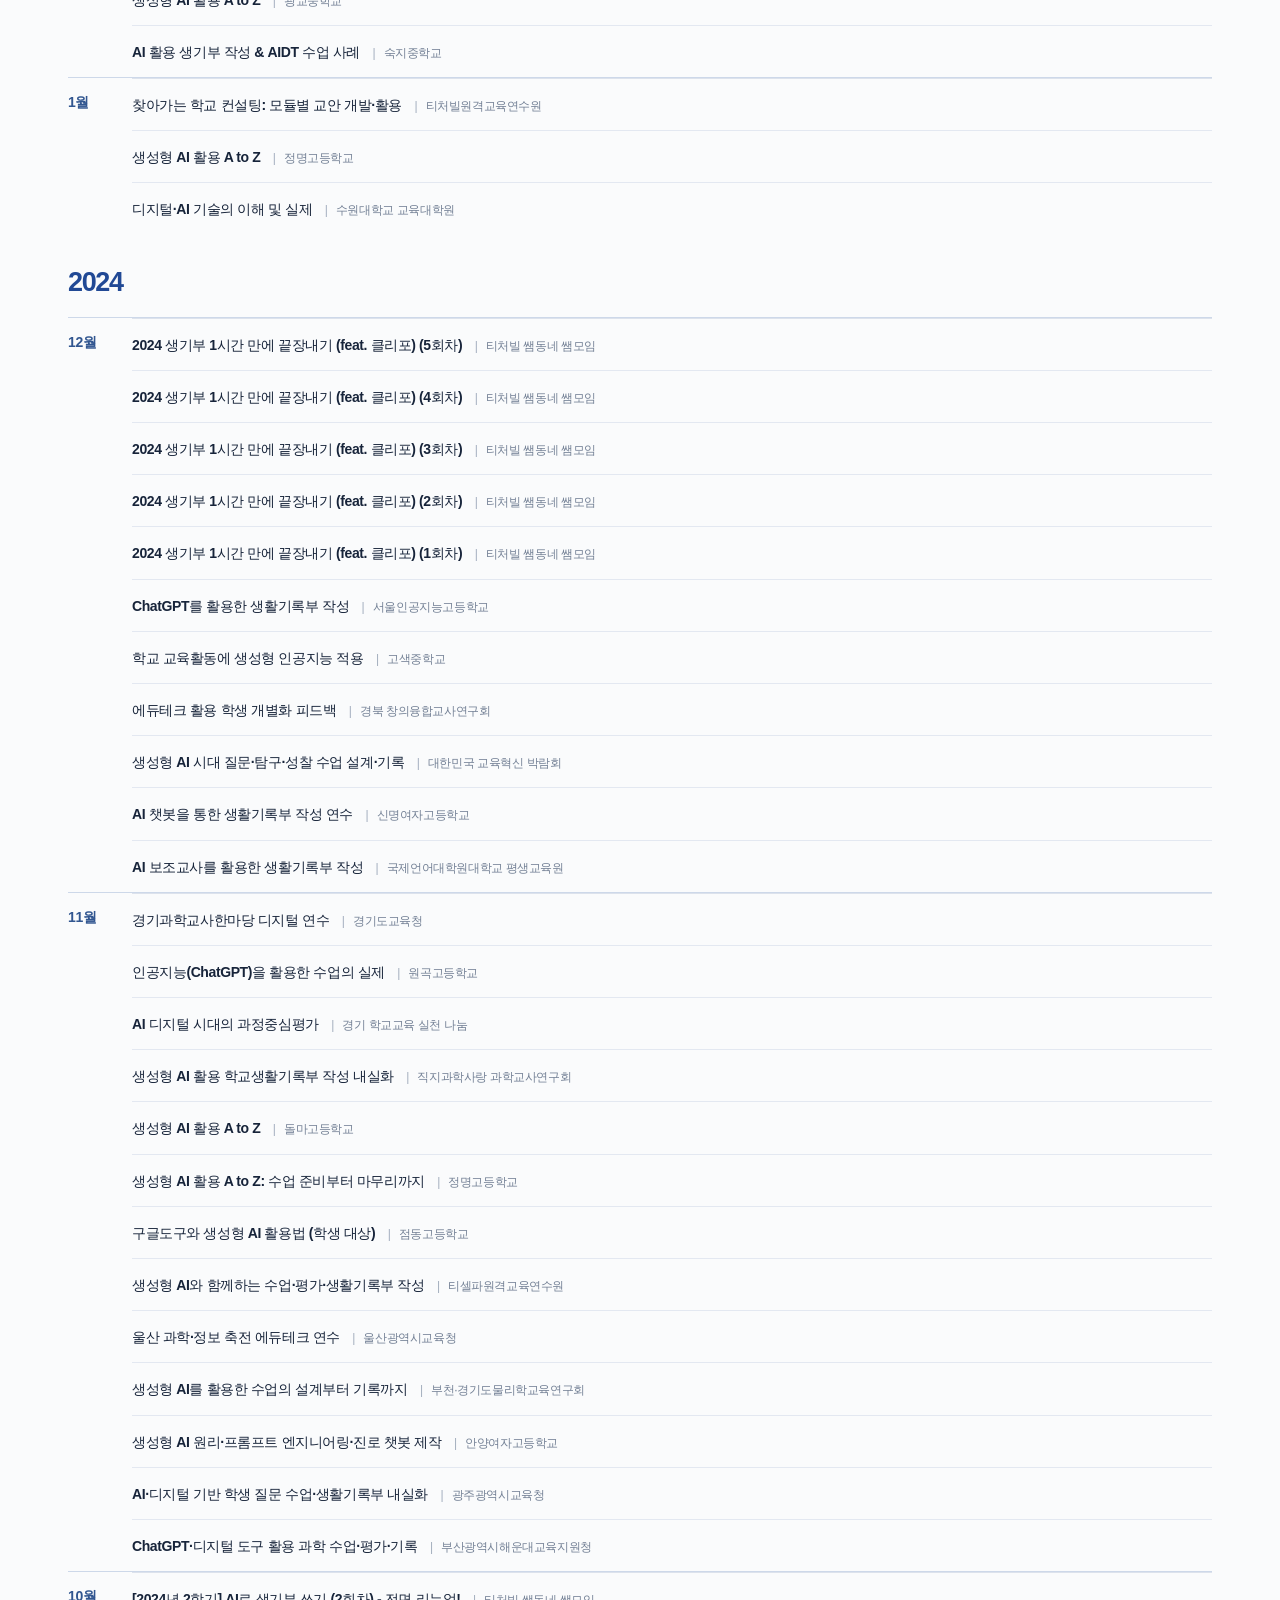
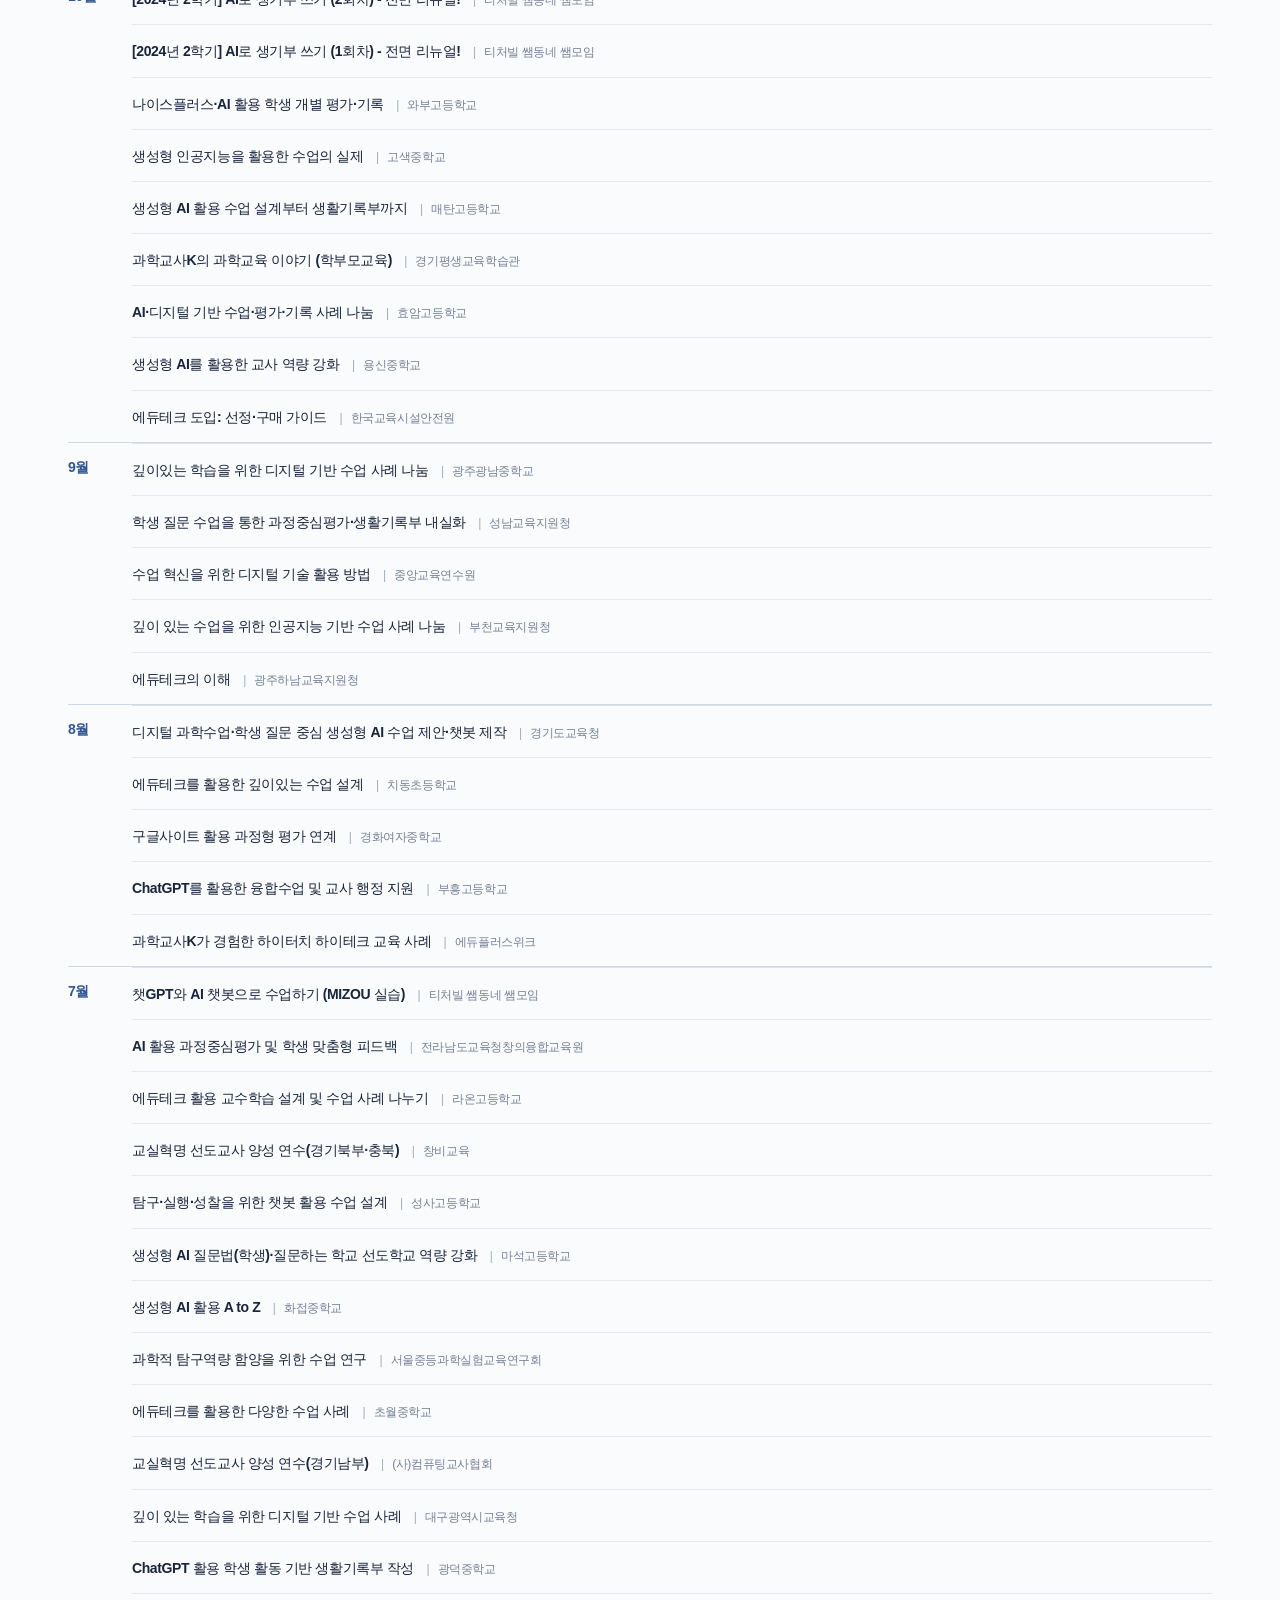
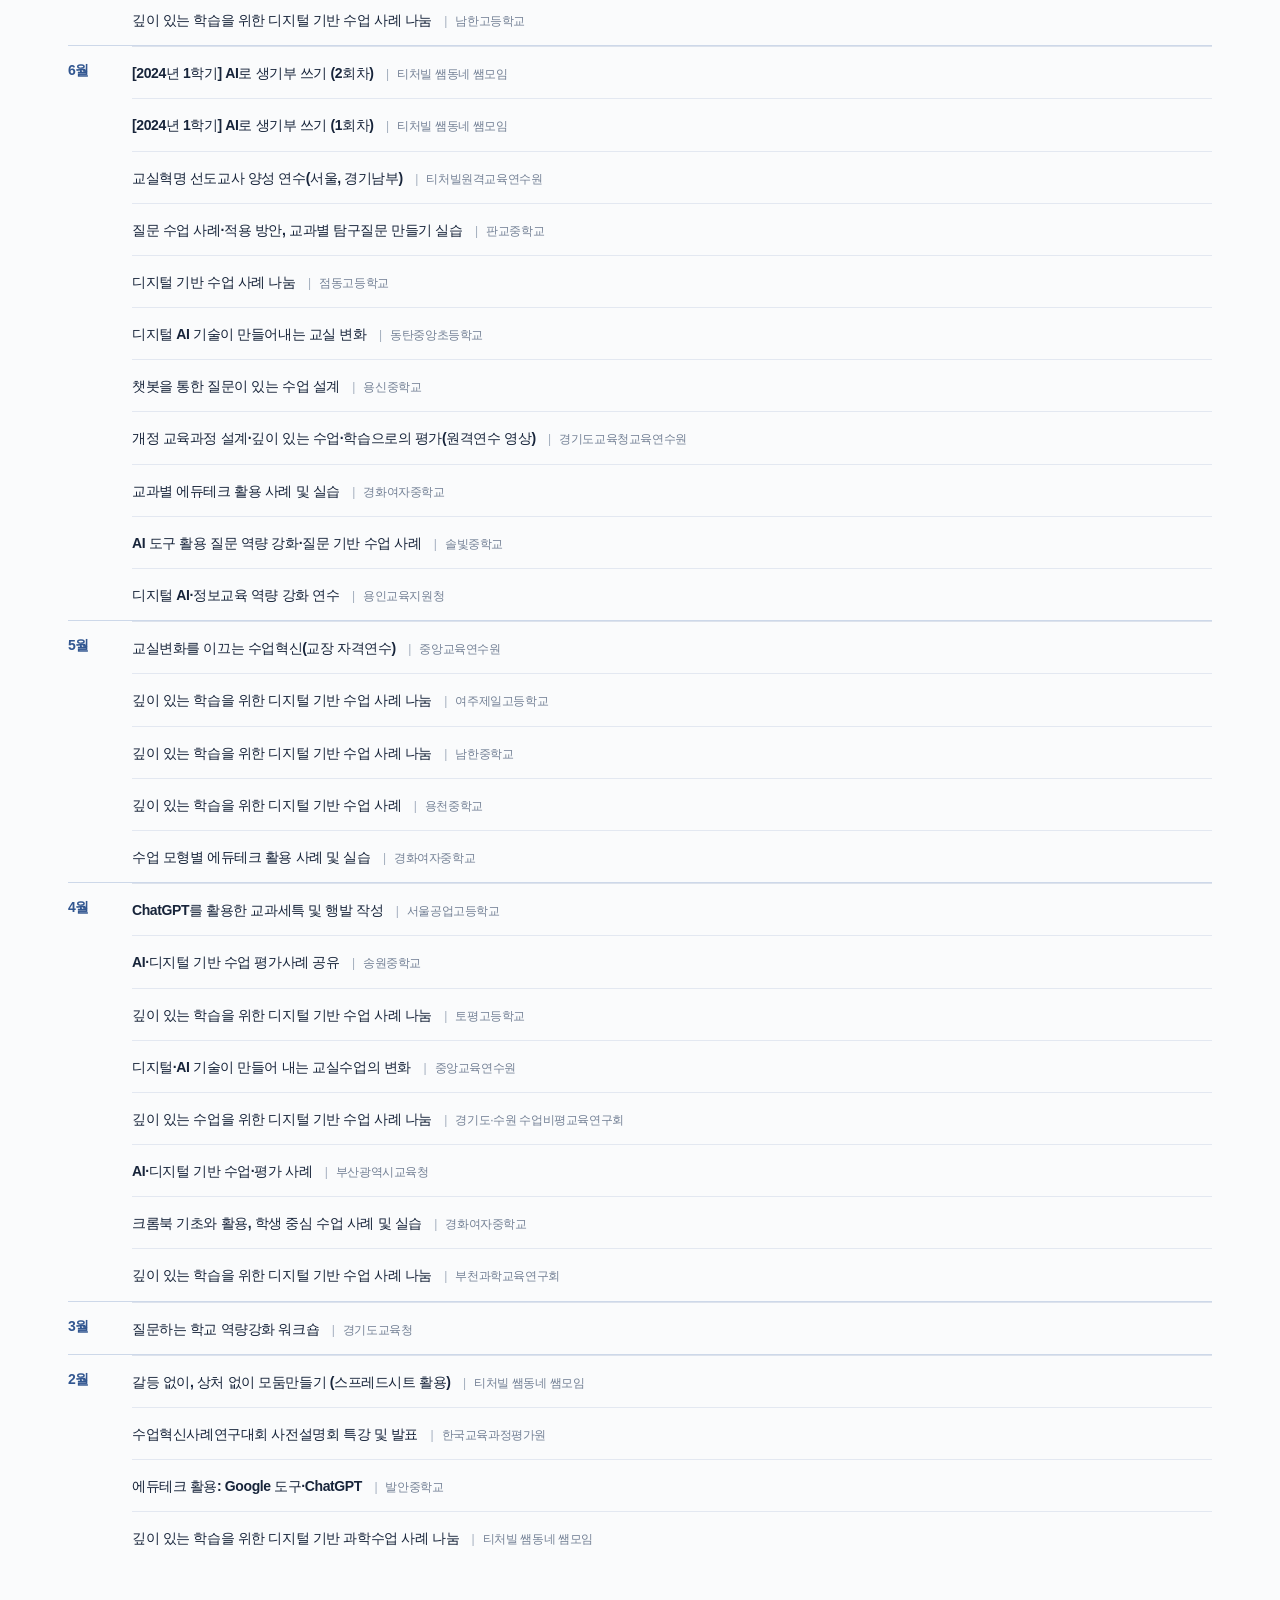
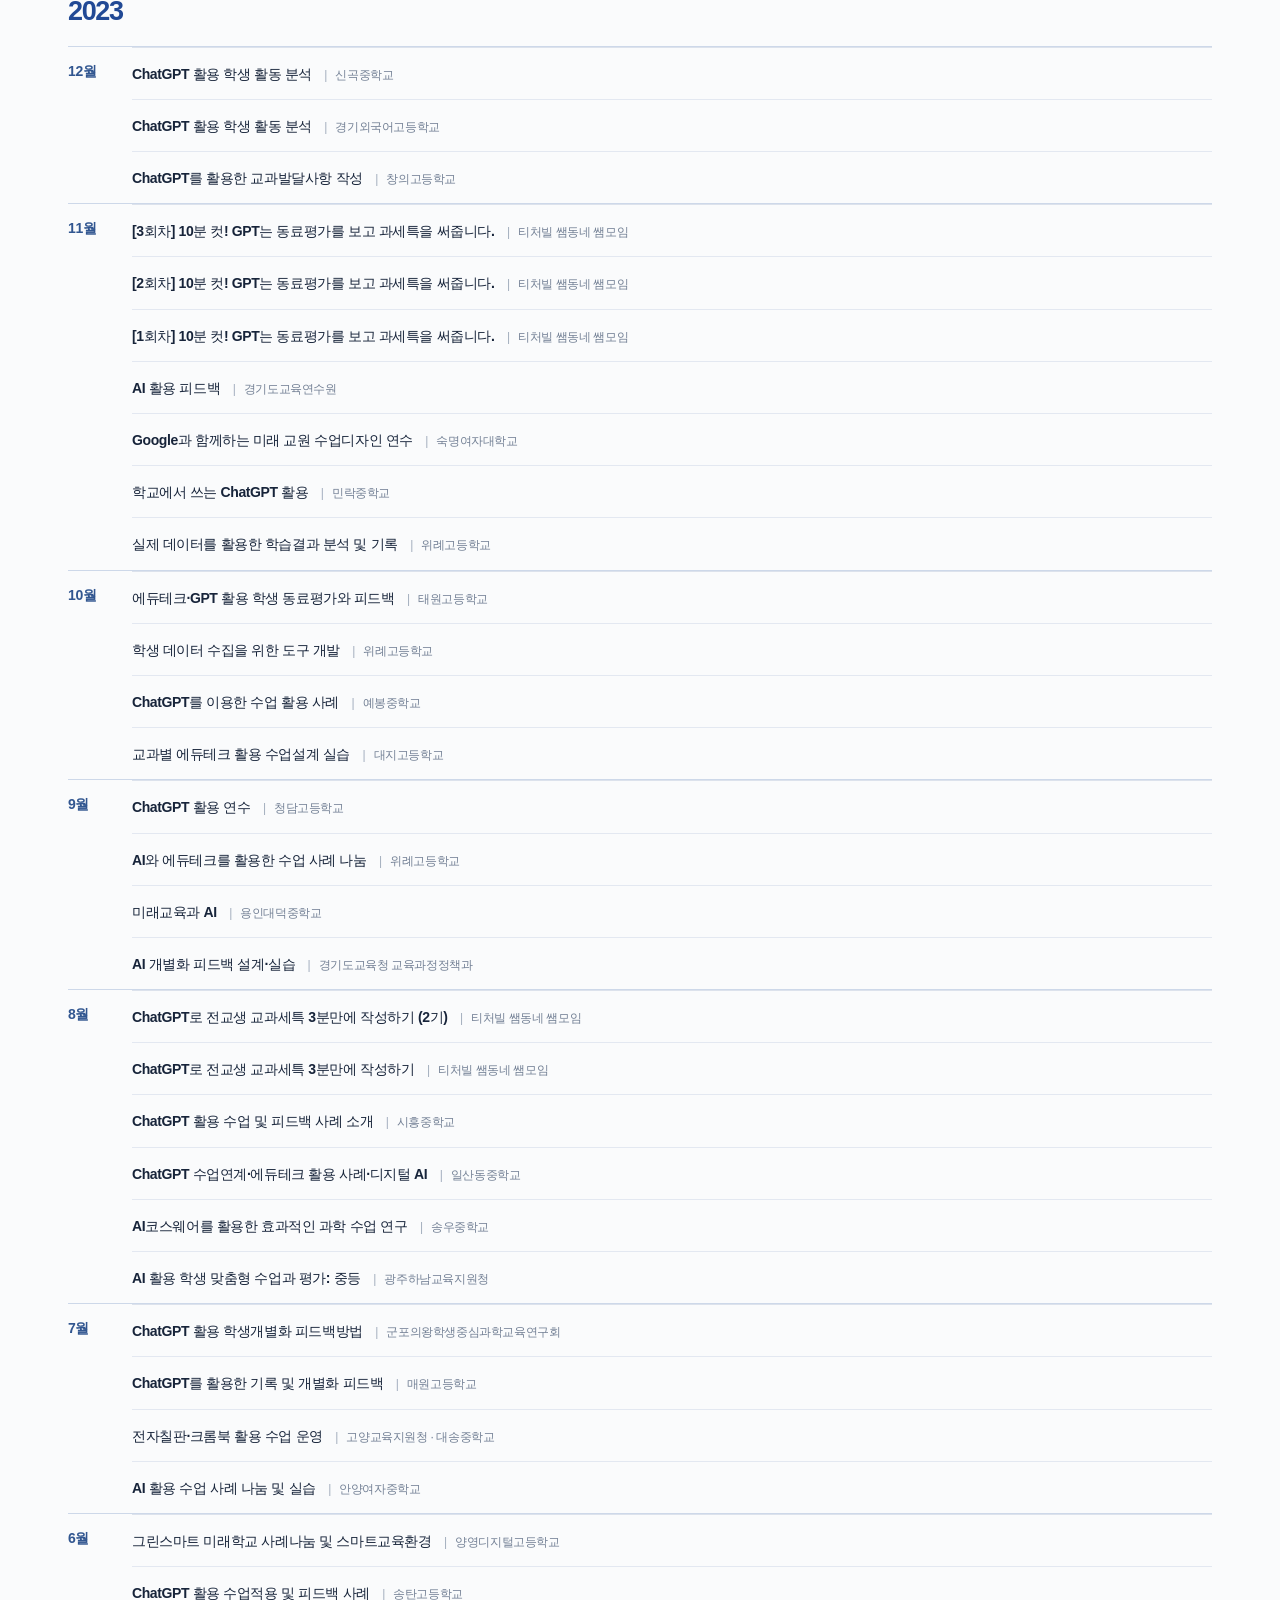
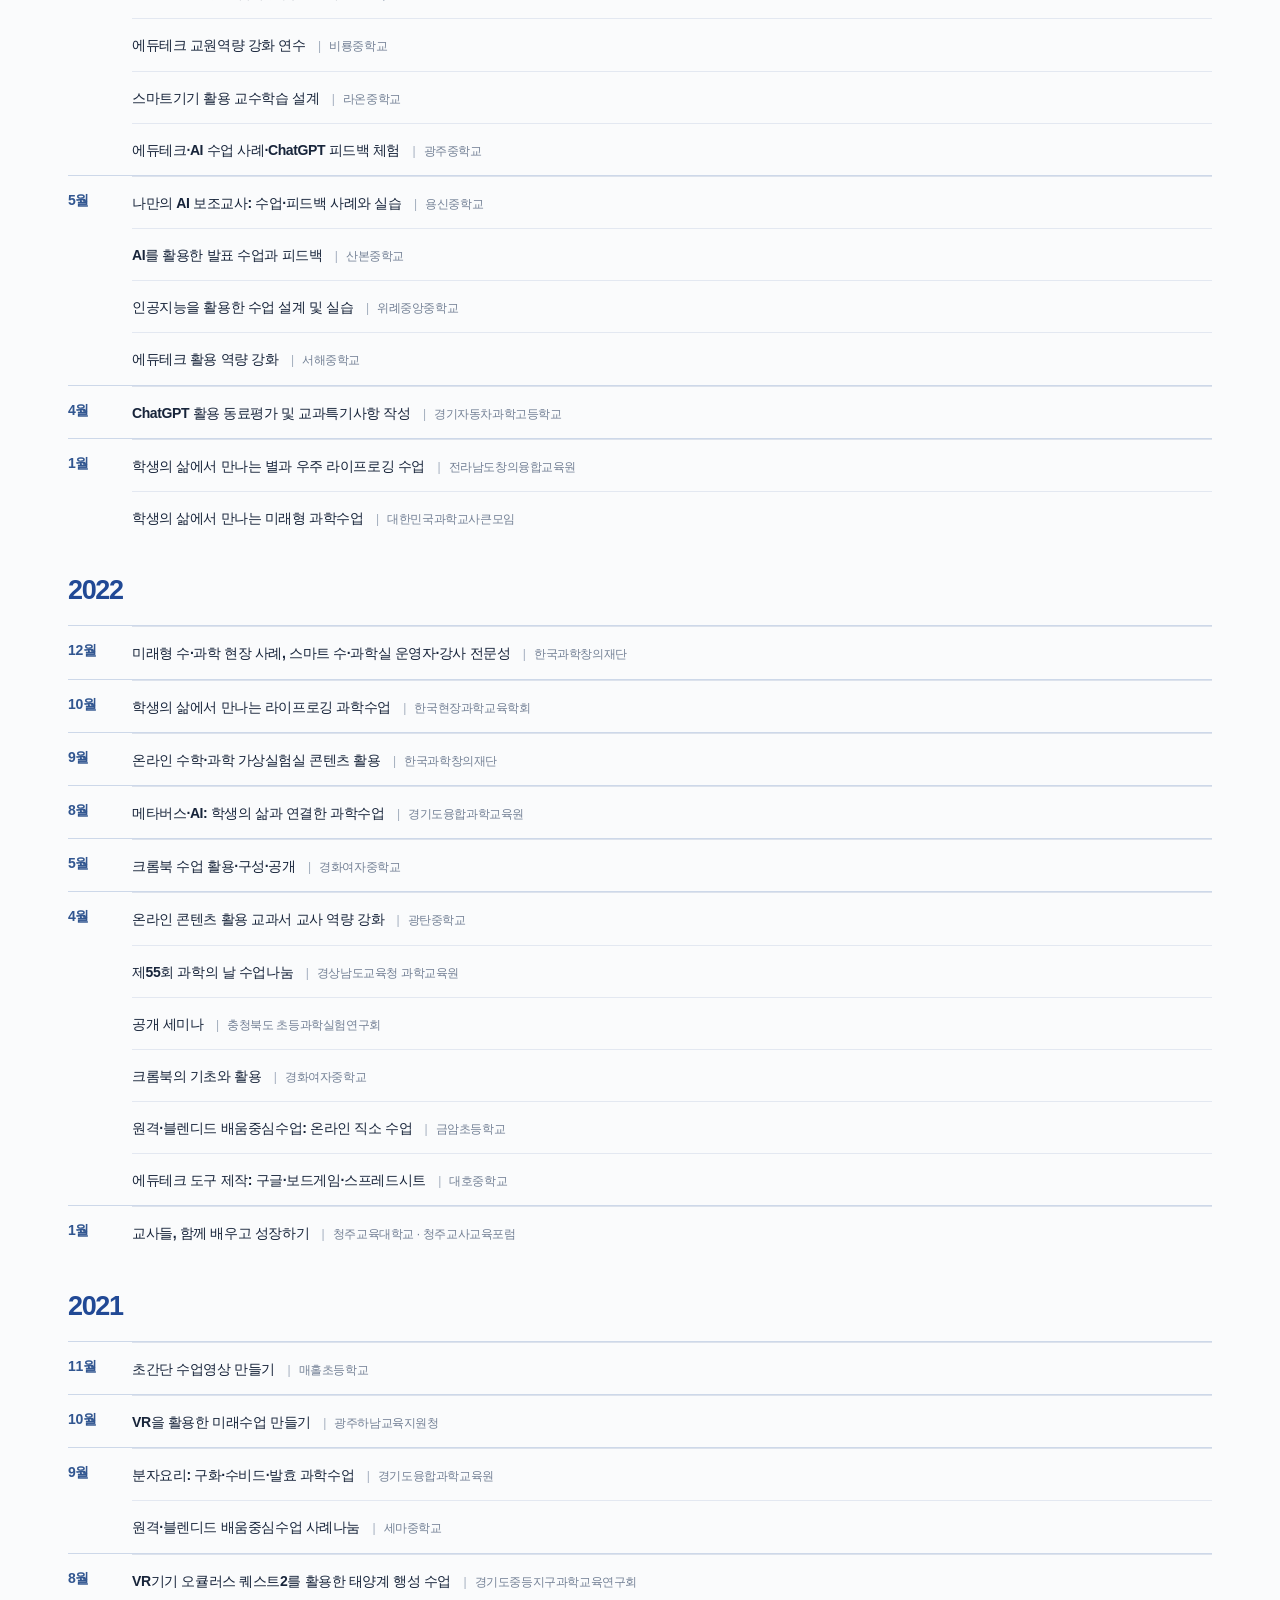
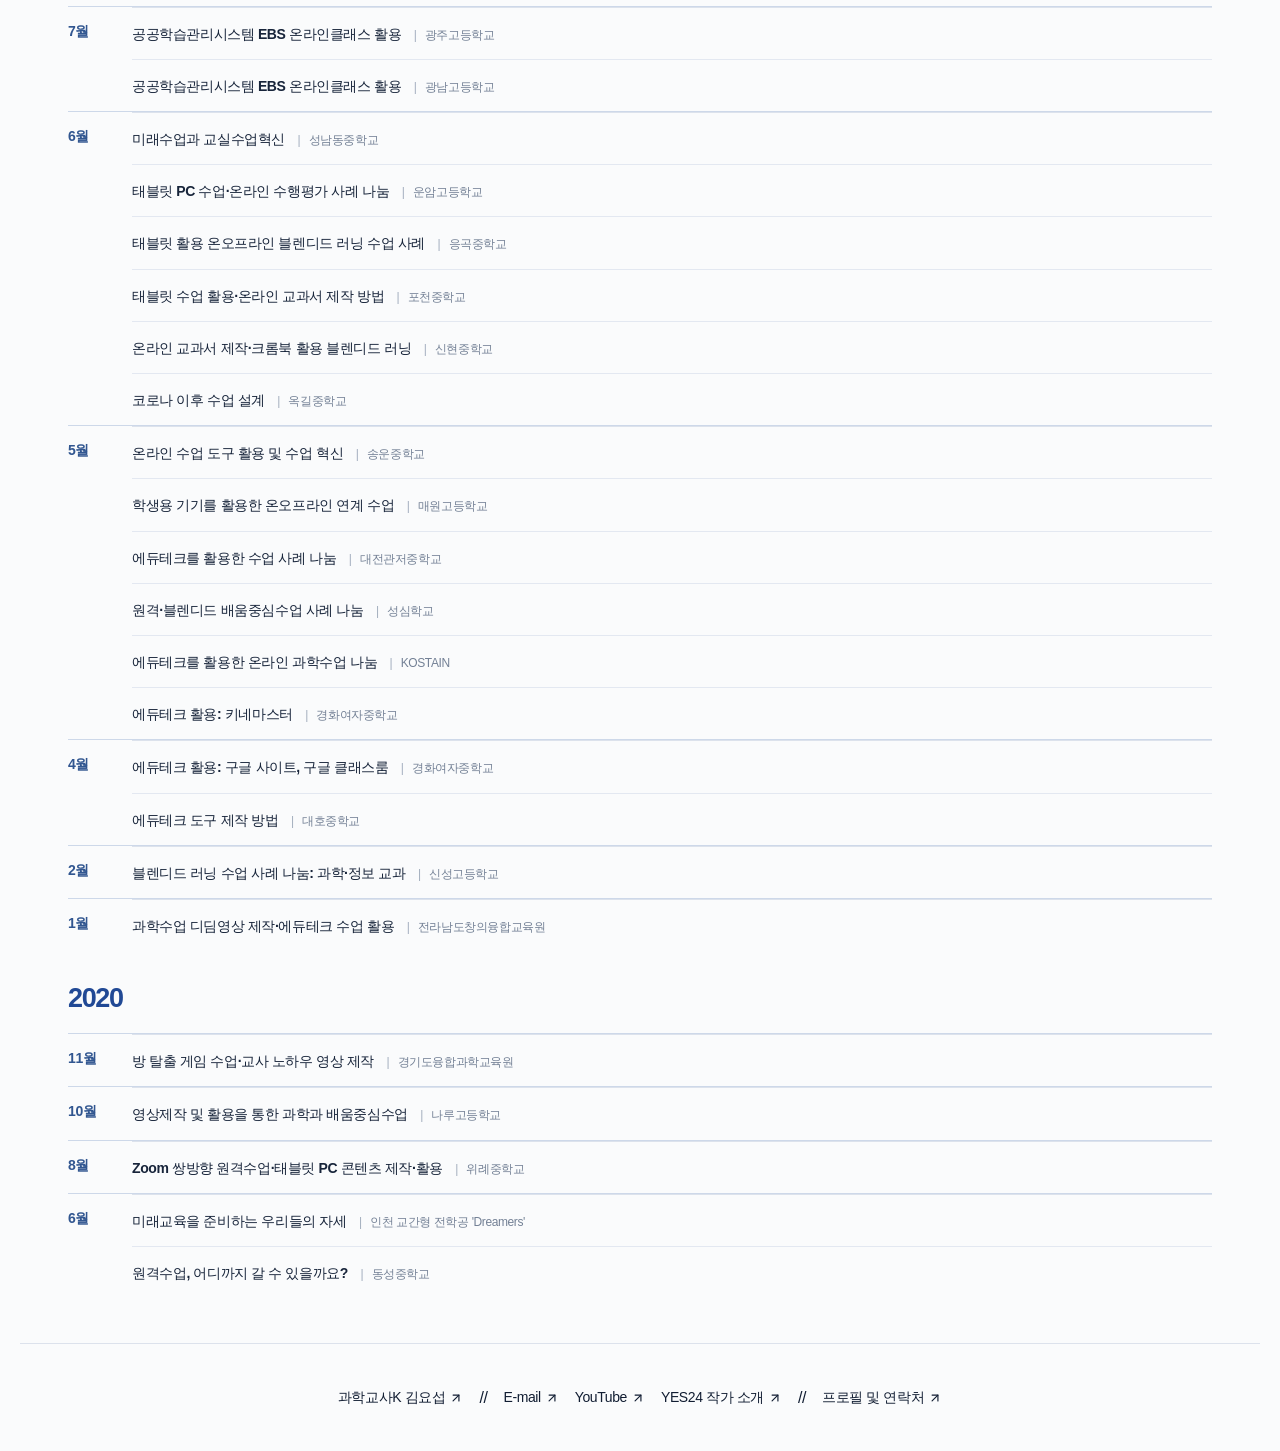
<file: lectures.html>
<!DOCTYPE html><html lang="ko"><head><meta charSet="utf-8"/><meta name="viewport" content="width=device-width, initial-scale=1"/><link rel="stylesheet" href="/index.Cjan6rFQ.css" data-rsc-css-href="/index.Cjan6rFQ.css" data-precedence="vite-rsc/importer-resources"/><title>교사 연수·강의 이력 | 과학교사K 김요섭</title><meta name="description" content="과학교사K 김요섭의 교사 연수·강의 이력. 질문하는 학교와 학생 질문 중심 수업, 학생 주도 과학탐구, ChatGPT·Gemini·노트북LM, 교육용 챗봇, 논술형 평가, 생활기록부·교사 업무자동화 강의를 연도·월·기관별로 확인하세요."/><meta name="keywords" content="과학교사K,김요섭,김요섭 교사,김요섭 강사,질문하는 학교,질문하는학교,질문하는 수업,질문있는 수업,학생 질문 중심 수업,학생 주도 과학탐구,교사 연수,교원 연수,교사 연수 강사,수업 설계,과정 중심 평가,논술형 평가,AI 활용 수업,에듀테크 연수,ChatGPT,Gemini,노트북LM,교육용 챗봇,생활기록부 자동화,교사 업무자동화,공간재구조화,과학실 리모델링"/><meta name="author" content="김요섭 · 과학교사K"/><meta property="og:title" content="교사 연수·강의 이력 | 과학교사K 김요섭"/><meta property="og:description" content="질문 중심 수업부터 생성형 AI, 평가와 생활기록부·교사 업무자동화까지, 교과를 아우르는 교사 연수와 강의 이력을 확인하세요."/><meta property="og:site_name" content="과학교사K 김요섭"/><meta property="og:type" content="website"/><meta property="og:locale" content="ko_KR"/><meta name="twitter:card" content="summary"/><meta name="twitter:title" content="교사 연수·강의 이력 | 과학교사K 김요섭"/><meta name="twitter:description" content="질문 중심 수업부터 생성형 AI, 평가와 생활기록부·교사 업무자동화까지, 교과를 아우르는 교사 연수와 강의 이력을 확인하세요."/><link rel="icon" href="/favicon.ico" sizes="any"/><link rel="icon" href="/favicon-32.png" type="image/png" sizes="32x32"/><link rel="apple-touch-icon" href="/apple-touch-icon.png"/>
</head><body><a class="skip-link" href="#main">본문 바로가기</a><header class="site-header wrap"><a class="brand" href="/">과학교사K<span>김요섭</span></a><nav aria-label="주 메뉴"><a href="/">프로필</a><a href="/lectures" aria-current="page">강의 이력 <svg xmlns="http://www.w3.org/2000/svg" width="16" height="16" viewBox="0 0 24 24" fill="none" stroke="currentColor" stroke-width="2" stroke-linecap="round" stroke-linejoin="round" class="lucide lucide-arrow-up-right" aria-hidden="true"><path d="M7 7h10v10"></path><path d="M7 17 17 7"></path></svg></a></nav></header><main id="main"><section class="lecture-head lecture-list-head wrap"><p class="eyebrow">LECTURE HISTORY</p><h1>강의 이력</h1><div class="lecture-fields" aria-label="강의 분야"><span>#<!-- -->학생 질문중심수업</span><span>#<!-- -->AI·디지털 수업혁신</span><span>#<!-- -->학생 주도 과학탐구수업</span><span>#<!-- -->과정중심평가</span><span>#<!-- -->서·논술형 평가</span><span>#<!-- -->학생 맞춤형 피드백</span><span>#<!-- -->생활기록부 자동화</span><span>#<!-- -->교사 업무자동화</span><span>#<!-- -->교육용 챗봇·바이브코딩</span><span>#<!-- -->클리포(Clipo)</span><span>#<!-- -->ChatGPT</span><span>#<!-- -->Gemini(챗봇,노트북LM)</span><span>#<!-- -->질문하는학교</span><span>#<!-- -->공간재구조화</span><span>#<!-- -->과학실 리모델링</span></div></section><div class="wrap lecture-search" hidden=""><label for="lecture-search">강의 찾기</label><div class="search-input-row"><input id="lecture-search" type="search" placeholder="강의 주제 또는 기관명 검색" autoComplete="off"/><button type="button" id="search-clear">초기화</button></div><output id="search-status" aria-live="polite"></output></div><div class="wrap lecture-tables"><section class="lecture-table-year"><h2>2026</h2><div class="lecture-history"><section class="lecture-month-group" aria-label="2026년 12월"><h3><time dateTime="2026-12">12<!-- -->월</time></h3><ul><li class="lecture-entry"><strong>수업·평가·업무 ALL! 교사 실전 AI 기본 사용법</strong> <span class="lecture-entry-institution"><span class="lecture-entry-divider" aria-hidden="true">|</span>교실백점</span></li></ul></section><section class="lecture-month-group" aria-label="2026년 10월"><h3><time dateTime="2026-10">10<!-- -->월</time></h3><ul><li class="lecture-entry"><strong>AI·디지털 기반 질문수업 사례 나눔</strong> <span class="lecture-entry-institution"><span class="lecture-entry-divider" aria-hidden="true">|</span>방산중학교</span></li></ul></section><section class="lecture-month-group" aria-label="2026년 9월"><h3><time dateTime="2026-09">9<!-- -->월</time></h3><ul><li class="lecture-entry"><strong>AI·디지털 기반 학생 주도 과학탐구 수업</strong> <span class="lecture-entry-institution"><span class="lecture-entry-divider" aria-hidden="true">|</span>경상남도교육청 과학교육원</span></li><li class="lecture-entry"><strong>디지털 탐구 도구 활용 역량 강화</strong> <span class="lecture-entry-institution"><span class="lecture-entry-divider" aria-hidden="true">|</span>경기도시흥교육지원청</span></li><li class="lecture-entry"><strong>생성형 AI·프롬프트 기초, 수업·평가용 챗봇·바이브코딩</strong> <span class="lecture-entry-institution"><span class="lecture-entry-divider" aria-hidden="true">|</span>한국외국어대학교 교육대학원</span></li></ul></section><section class="lecture-month-group" aria-label="2026년 8월"><h3><time dateTime="2026-08">8<!-- -->월</time></h3><ul><li class="lecture-entry"><strong>교육 행정 혁신을 위한 AI 활용법</strong> <span class="lecture-entry-institution"><span class="lecture-entry-divider" aria-hidden="true">|</span>이천사동중학교</span></li><li class="lecture-entry"><strong>학생 질문 중심 수업·평가: 전국 중학교 선도교원</strong> <span class="lecture-entry-institution"><span class="lecture-entry-divider" aria-hidden="true">|</span>교육부</span></li><li class="lecture-entry"><strong>학생의 질문으로부터 시작하는 과학적 탐구 방법</strong> <span class="lecture-entry-institution"><span class="lecture-entry-divider" aria-hidden="true">|</span>천재교육</span></li></ul></section><section class="lecture-month-group" aria-label="2026년 7월"><h3><time dateTime="2026-07">7<!-- -->월</time></h3><ul><li class="lecture-entry"><strong>바이브 코딩 기초 및 시뮬레이션 실습</strong> <span class="lecture-entry-institution"><span class="lecture-entry-divider" aria-hidden="true">|</span>경상국립대학교 산학협력단</span></li><li class="lecture-entry"><strong>학생 질문 중심 수업·평가: 전국 중학교 선도교원</strong> <span class="lecture-entry-institution"><span class="lecture-entry-divider" aria-hidden="true">|</span>교육부</span></li><li class="lecture-entry"><strong>질문 중심 수업 설계 및 실천</strong> <span class="lecture-entry-institution"><span class="lecture-entry-divider" aria-hidden="true">|</span>강원특별자치도교육청교육연수원</span></li><li class="lecture-entry"><strong>지구과학 교사들의 수다, 미래형 과학실 구축교 탐방</strong> <span class="lecture-entry-institution"><span class="lecture-entry-divider" aria-hidden="true">|</span>경기도교육청미래과학교육원</span></li><li class="lecture-entry"><strong>학생 질문·탐구 중심 AI·디지털 수업사례 나눔</strong> <span class="lecture-entry-institution"><span class="lecture-entry-divider" aria-hidden="true">|</span>강원중등교육과정연구회</span></li><li class="lecture-entry" data-meeting-date="2026-07-23" data-meeting-seq="11185"><strong>옆반 쌤은 이미 퇴근! 마이클 AI '치트키' 모르던 쌤만 빼고</strong> <span class="lecture-entry-institution"><span class="lecture-entry-divider" aria-hidden="true">|</span>티처빌 쌤동네 쌤모임</span></li><li class="lecture-entry"><strong>AI 기반 수업·업무 혁신 실전</strong> <span class="lecture-entry-institution"><span class="lecture-entry-divider" aria-hidden="true">|</span>감일고등학교</span></li><li class="lecture-entry"><strong>수업·평가·업무 계획서와 보고서 작성을 위한 GPT·Gemini</strong> <span class="lecture-entry-institution"><span class="lecture-entry-divider" aria-hidden="true">|</span>교실백점</span></li><li class="lecture-entry"><strong>AI·디지털 활용 수업 설계·평가 사례</strong> <span class="lecture-entry-institution"><span class="lecture-entry-divider" aria-hidden="true">|</span>덕성여자중학교</span></li></ul></section><section class="lecture-month-group" aria-label="2026년 6월"><h3><time dateTime="2026-06">6<!-- -->월</time></h3><ul><li class="lecture-entry"><strong>수업·업무용 AI 이미지·영상 제작, 노트북LM 기초</strong> <span class="lecture-entry-institution"><span class="lecture-entry-divider" aria-hidden="true">|</span>병점고등학교</span></li><li class="lecture-entry"><strong>질문·탐구 중심 AI·디지털 수업·평가·기록</strong> <span class="lecture-entry-institution"><span class="lecture-entry-divider" aria-hidden="true">|</span>숙지고등학교</span></li><li class="lecture-entry"><strong>에듀테크 활용 과학 수업: 학생주도 탐구활동</strong> <span class="lecture-entry-institution"><span class="lecture-entry-divider" aria-hidden="true">|</span>경기도교육청미래과학교육원</span></li><li class="lecture-entry"><strong>서·논술형 평가 지원 플랫폼 활용</strong> <span class="lecture-entry-institution"><span class="lecture-entry-divider" aria-hidden="true">|</span>전주중앙여자고등학교</span></li><li class="lecture-entry"><strong>AI 디지털 기반 과학교육</strong> <span class="lecture-entry-institution"><span class="lecture-entry-divider" aria-hidden="true">|</span>경기도성남교육지원청</span></li><li class="lecture-entry"><strong>생성형 AI로 자율탐구계획서 작성: 질문부터 가설까지</strong> <span class="lecture-entry-institution"><span class="lecture-entry-divider" aria-hidden="true">|</span>은행고등학교</span></li><li class="lecture-entry"><strong>AI·디지털 도구로 안전한 과학수업 준비</strong> <span class="lecture-entry-institution"><span class="lecture-entry-divider" aria-hidden="true">|</span>경기도광주하남교육지원청</span></li><li class="lecture-entry"><strong>질문·탐구 중심 AI·디지털 수업·평가</strong> <span class="lecture-entry-institution"><span class="lecture-entry-divider" aria-hidden="true">|</span>충청북도진천교육지원청</span></li></ul></section><section class="lecture-month-group" aria-label="2026년 5월"><h3><time dateTime="2026-05">5<!-- -->월</time></h3><ul><li class="lecture-entry"><strong>질문·탐구 중심 AI·디지털 과학 수업·평가</strong> <span class="lecture-entry-institution"><span class="lecture-entry-divider" aria-hidden="true">|</span>전남물리교육연구회</span></li><li class="lecture-entry"><strong>AI 프롬프트 기초와 챗봇 활용 수업 실습</strong> <span class="lecture-entry-institution"><span class="lecture-entry-divider" aria-hidden="true">|</span>덕풍중학교</span></li><li class="lecture-entry"><strong>생성형 AI 활용 질문있는 수업 운영</strong> <span class="lecture-entry-institution"><span class="lecture-entry-divider" aria-hidden="true">|</span>성호중학교</span></li><li class="lecture-entry"><strong>AI 디지털 시대, 미래교육의 길을 묻다</strong> <span class="lecture-entry-institution"><span class="lecture-entry-divider" aria-hidden="true">|</span>경기도부천교육지원청</span></li></ul></section><section class="lecture-month-group" aria-label="2026년 4월"><h3><time dateTime="2026-04">4<!-- -->월</time></h3><ul><li class="lecture-entry"><strong>클리포 활용 논술형 평가 채점</strong> <span class="lecture-entry-institution"><span class="lecture-entry-divider" aria-hidden="true">|</span>평촌고등학교</span></li><li class="lecture-entry"><strong>AI 활용 질문 중심 수업 설계</strong> <span class="lecture-entry-institution"><span class="lecture-entry-divider" aria-hidden="true">|</span>수일여자중학교</span></li><li class="lecture-entry"><strong>중학교 과학 성취평가제 역량 강화</strong> <span class="lecture-entry-institution"><span class="lecture-entry-divider" aria-hidden="true">|</span>충청북도청주교육지원청</span></li><li class="lecture-entry"><strong>학생이 질문하는 수업 만들기</strong> <span class="lecture-entry-institution"><span class="lecture-entry-divider" aria-hidden="true">|</span>수동중학교</span></li><li class="lecture-entry"><strong>에듀테크 활용 과학 수업</strong> <span class="lecture-entry-institution"><span class="lecture-entry-divider" aria-hidden="true">|</span>신과수(신나는 과학수업) 경기도교육연구회</span></li></ul></section><section class="lecture-month-group" aria-label="2026년 3월"><h3><time dateTime="2026-03">3<!-- -->월</time></h3><ul><li class="lecture-entry"><strong>질문하는 학교 선도학교 운영: 중학교 사례</strong> <span class="lecture-entry-institution"><span class="lecture-entry-divider" aria-hidden="true">|</span>이화여자대학교 산학협력단</span></li><li class="lecture-entry"><strong>질문·탐구 수행평가와 논술형 지필평가</strong> <span class="lecture-entry-institution"><span class="lecture-entry-divider" aria-hidden="true">|</span>교실백점</span></li></ul></section><section class="lecture-month-group" aria-label="2026년 2월"><h3><time dateTime="2026-02">2<!-- -->월</time></h3><ul><li class="lecture-entry"><strong>정보부장의 새학년 맞이 준비와 1년 살이</strong> <span class="lecture-entry-institution"><span class="lecture-entry-divider" aria-hidden="true">|</span>교실백점</span></li><li class="lecture-entry"><strong>질문·탐구 중심 AI·디지털 수업·평가·기록</strong> <span class="lecture-entry-institution"><span class="lecture-entry-divider" aria-hidden="true">|</span>용인한빛중학교</span></li><li class="lecture-entry"><strong>AI 디지털 기반 수업·평가·기록</strong> <span class="lecture-entry-institution"><span class="lecture-entry-divider" aria-hidden="true">|</span>신백현중학교</span></li><li class="lecture-entry"><strong>학생이 질문하는 수업 만들기</strong> <span class="lecture-entry-institution"><span class="lecture-entry-divider" aria-hidden="true">|</span>조선대학교여자중학교</span></li><li class="lecture-entry"><strong>질문기반 AI 디지털 교육의 이해</strong> <span class="lecture-entry-institution"><span class="lecture-entry-divider" aria-hidden="true">|</span>옥련여자고등학교</span></li><li class="lecture-entry"><strong>학생이 질문하는 수업 만들기</strong> <span class="lecture-entry-institution"><span class="lecture-entry-divider" aria-hidden="true">|</span>계양중학교</span></li><li class="lecture-entry"><strong>「질문하는 학교」 선도학교 운영·수업 사례</strong> <span class="lecture-entry-institution"><span class="lecture-entry-divider" aria-hidden="true">|</span>제주서중학교</span></li><li class="lecture-entry"><strong>학생이 질문하는 수업 만들기</strong> <span class="lecture-entry-institution"><span class="lecture-entry-divider" aria-hidden="true">|</span>귀일중학교</span></li></ul></section></div></section><section class="lecture-table-year"><h2>2025</h2><div class="lecture-history"><section class="lecture-month-group" aria-label="2025년 12월"><h3><time dateTime="2025-12">12<!-- -->월</time></h3><ul><li class="lecture-entry"><strong>질문·탐구 중심 디지털 과학 수업나눔</strong> <span class="lecture-entry-institution"><span class="lecture-entry-divider" aria-hidden="true">|</span>경북중등과학교과교육연구회</span></li><li class="lecture-entry"><strong>프롬프트 엔지니어링, 수업·업무용 챗봇 만들기</strong> <span class="lecture-entry-institution"><span class="lecture-entry-divider" aria-hidden="true">|</span>갈매고등학교</span></li><li class="lecture-entry"><strong>학교생활기록부 기재요령 연수</strong> <span class="lecture-entry-institution"><span class="lecture-entry-divider" aria-hidden="true">|</span>이솔고등학교</span></li><li class="lecture-entry"><strong>질문·탐구 중심 AI·디지털 수업·평가·기록</strong> <span class="lecture-entry-institution"><span class="lecture-entry-divider" aria-hidden="true">|</span>도농고등학교</span></li><li class="lecture-entry"><strong>AI 디지털 기반 과정중심평가의 실제</strong> <span class="lecture-entry-institution"><span class="lecture-entry-divider" aria-hidden="true">|</span>신흥중학교</span></li><li class="lecture-entry"><strong>AI 디지털 기반 수업과 평가 사례</strong> <span class="lecture-entry-institution"><span class="lecture-entry-divider" aria-hidden="true">|</span>한국교원대학교 종합교육연수원</span></li></ul></section><section class="lecture-month-group" aria-label="2025년 11월"><h3><time dateTime="2025-11">11<!-- -->월</time></h3><ul><li class="lecture-entry"><strong>AI 활용 수업·논술형 평가 컨설팅</strong> <span class="lecture-entry-institution"><span class="lecture-entry-divider" aria-hidden="true">|</span>경기도가평교육지원청</span></li><li class="lecture-entry"><strong>학교 관리자를 위한 생성형 AI 활용 실무</strong> <span class="lecture-entry-institution"><span class="lecture-entry-divider" aria-hidden="true">|</span>경기도교육청북부연수원</span></li></ul></section><section class="lecture-month-group" aria-label="2025년 10월"><h3><time dateTime="2025-10">10<!-- -->월</time></h3><ul><li class="lecture-entry"><strong>질문·탐구 중심 과학수업 사례나눔</strong> <span class="lecture-entry-institution"><span class="lecture-entry-divider" aria-hidden="true">|</span>충청북도자연과학교육원</span></li><li class="lecture-entry"><strong>ChatGPT 활용 수업·업무 혁신 실전</strong> <span class="lecture-entry-institution"><span class="lecture-entry-divider" aria-hidden="true">|</span>용인바이오고등학교</span></li><li class="lecture-entry"><strong>질문·탐구(E.N.Q.U.I.R.Y.) 프로젝트로 C.A.L.L. 인재 양성</strong> <span class="lecture-entry-institution"><span class="lecture-entry-divider" aria-hidden="true">|</span>경기도광주하남교육지원청</span></li><li class="lecture-entry"><strong>질문·탐구 중심 AI·디지털 수업·평가</strong> <span class="lecture-entry-institution"><span class="lecture-entry-divider" aria-hidden="true">|</span>하남중학교</span></li><li class="lecture-entry"><strong>질문·탐구 중심 AI·디지털 수업·평가</strong> <span class="lecture-entry-institution"><span class="lecture-entry-divider" aria-hidden="true">|</span>운중고등학교</span></li><li class="lecture-entry"><strong>질문·탐구 중심 AI·디지털 수업</strong> <span class="lecture-entry-institution"><span class="lecture-entry-divider" aria-hidden="true">|</span>서울 학교 간 교원학습공동체</span></li><li class="lecture-entry"><strong>질문·탐구 중심 AI·디지털 수업·평가·기록</strong> <span class="lecture-entry-institution"><span class="lecture-entry-divider" aria-hidden="true">|</span>송라중학교</span></li><li class="lecture-entry"><strong>질문과 탐구가 있는 AI·디지털기반 수업·평가·기록</strong> <span class="lecture-entry-institution"><span class="lecture-entry-divider" aria-hidden="true">|</span>보평중학교</span></li><li class="lecture-entry"><strong>AI 클리포 활용 생기부 작성</strong> <span class="lecture-entry-institution"><span class="lecture-entry-divider" aria-hidden="true">|</span>성복중학교</span></li></ul></section><section class="lecture-month-group" aria-label="2025년 9월"><h3><time dateTime="2025-09">9<!-- -->월</time></h3><ul><li class="lecture-entry"><strong>기후변화과학 학교 교육지원 콘텐츠 강의 촬영</strong> <span class="lecture-entry-institution"><span class="lecture-entry-divider" aria-hidden="true">|</span>기상청</span></li><li class="lecture-entry"><strong>질문·탐구 중심 AI·디지털 수업·평가</strong> <span class="lecture-entry-institution"><span class="lecture-entry-divider" aria-hidden="true">|</span>경상북도교육청과학원</span></li><li class="lecture-entry"><strong>프롬프트 생성 실습</strong> <span class="lecture-entry-institution"><span class="lecture-entry-divider" aria-hidden="true">|</span>고명외식고등학교</span></li><li class="lecture-entry"><strong>교실변화를 이끄는 수업혁신</strong> <span class="lecture-entry-institution"><span class="lecture-entry-divider" aria-hidden="true">|</span>중앙교육연수원</span></li><li class="lecture-entry"><strong>질문·탐구 중심 AI·디지털 수업·평가·기록</strong> <span class="lecture-entry-institution"><span class="lecture-entry-divider" aria-hidden="true">|</span>남양중학교</span></li><li class="lecture-entry"><strong>인공지능 활용 교과 지도전략</strong> <span class="lecture-entry-institution"><span class="lecture-entry-divider" aria-hidden="true">|</span>강원특별자치도교육청교육연수원</span></li><li class="lecture-entry"><strong>AI 서·논술형 평가(클리포)</strong> <span class="lecture-entry-institution"><span class="lecture-entry-divider" aria-hidden="true">|</span>호원중학교</span></li><li class="lecture-entry"><strong>질문·탐구 중심 AI·디지털 수업·평가·기록</strong> <span class="lecture-entry-institution"><span class="lecture-entry-divider" aria-hidden="true">|</span>귀인중학교</span></li><li class="lecture-entry"><strong>생성형 AI 활용 수업 사례·실습</strong> <span class="lecture-entry-institution"><span class="lecture-entry-divider" aria-hidden="true">|</span>신봉중학교</span></li><li class="lecture-entry"><strong>AI 수업용 챗봇 제작 실습, 질문 만들기 수업 사례</strong> <span class="lecture-entry-institution"><span class="lecture-entry-divider" aria-hidden="true">|</span>오남고등학교</span></li></ul></section><section class="lecture-month-group" aria-label="2025년 8월"><h3><time dateTime="2025-08">8<!-- -->월</time></h3><ul><li class="lecture-entry" data-meeting-date="2025-08-13" data-meeting-seq="8586"><strong>챗GPT 프롬프트 꿀팁과 다양한 챗봇만들기 실습</strong> <span class="lecture-entry-institution"><span class="lecture-entry-divider" aria-hidden="true">|</span>티처빌 쌤동네 쌤모임</span></li><li class="lecture-entry"><strong>질문과 탐구가 있는 AI·디지털기반 수업·평가·기록</strong> <span class="lecture-entry-institution"><span class="lecture-entry-divider" aria-hidden="true">|</span>수원다산중학교</span></li><li class="lecture-entry"><strong>AI 디지털 활용 논술형 평가 이해</strong> <span class="lecture-entry-institution"><span class="lecture-entry-divider" aria-hidden="true">|</span>경기도양평교육지원청</span></li><li class="lecture-entry"><strong>과학교사 오픈톡: 학생 질문으로 시작하는 탐구 수업</strong> <span class="lecture-entry-institution"><span class="lecture-entry-divider" aria-hidden="true">|</span>한국과학창의재단</span></li><li class="lecture-entry"><strong>질문·탐구 중심 AI·디지털 수업·평가·기록</strong> <span class="lecture-entry-institution"><span class="lecture-entry-divider" aria-hidden="true">|</span>청옥중학교</span></li><li class="lecture-entry"><strong>질문과 탐구를 위한 AI·디지털기반 과학 수업·평가·기록</strong> <span class="lecture-entry-institution"><span class="lecture-entry-divider" aria-hidden="true">|</span>에듀사이언스 수업실현 평가 연구회</span></li><li class="lecture-entry"><strong>경기 미래형 과학실 구축 운영의 실제</strong> <span class="lecture-entry-institution"><span class="lecture-entry-divider" aria-hidden="true">|</span>경기도파주교육지원청</span></li><li class="lecture-entry"><strong>AI 디지털 기반 과학교육</strong> <span class="lecture-entry-institution"><span class="lecture-entry-divider" aria-hidden="true">|</span>경기도성남교육지원청</span></li></ul></section><section class="lecture-month-group" aria-label="2025년 7월"><h3><time dateTime="2025-07">7<!-- -->월</time></h3><ul><li class="lecture-entry"><strong>질문·탐구 중심 AI·디지털 수업·평가·기록</strong> <span class="lecture-entry-institution"><span class="lecture-entry-divider" aria-hidden="true">|</span>울산광역시교육청</span></li><li class="lecture-entry"><strong>미래형 과학실 구축교 탐방, 생성형 AI 활용 학생주도 개방적 과학탐구</strong> <span class="lecture-entry-institution"><span class="lecture-entry-divider" aria-hidden="true">|</span>경기도교육청미래과학교육원</span></li><li class="lecture-entry"><strong>AI 디지털교과서 활용 수업·평가의 이해</strong> <span class="lecture-entry-institution"><span class="lecture-entry-divider" aria-hidden="true">|</span>한국교원대학교 종합교육연수원</span></li><li class="lecture-entry"><strong>질문·탐구 중심 AI·디지털 수업·평가</strong> <span class="lecture-entry-institution"><span class="lecture-entry-divider" aria-hidden="true">|</span>경기도교육청 중등교육과</span></li><li class="lecture-entry"><strong>생성형 AI 프롬프트 엔지니어링, 수업용 챗봇 제작</strong> <span class="lecture-entry-institution"><span class="lecture-entry-divider" aria-hidden="true">|</span>오남고등학교</span></li><li class="lecture-entry"><strong>질문·탐구 중심 AI 수업·평가·기록</strong> <span class="lecture-entry-institution"><span class="lecture-entry-divider" aria-hidden="true">|</span>효양고등학교</span></li><li class="lecture-entry"><strong>질문·탐구 중심 AI·디지털 수업·평가·기록</strong> <span class="lecture-entry-institution"><span class="lecture-entry-divider" aria-hidden="true">|</span>이천사동중학교</span></li><li class="lecture-entry"><strong>AI를 활용한 생활기록부 작성</strong> <span class="lecture-entry-institution"><span class="lecture-entry-divider" aria-hidden="true">|</span>교문중학교</span></li><li class="lecture-entry"><strong>과학·정보·기술가정과 논술형 평가의 실제</strong> <span class="lecture-entry-institution"><span class="lecture-entry-divider" aria-hidden="true">|</span>경기도양평교육지원청</span></li><li class="lecture-entry"><strong>CLIPO 활용 서·논술형 평가·기록</strong> <span class="lecture-entry-institution"><span class="lecture-entry-divider" aria-hidden="true">|</span>화접중학교</span></li></ul></section><section class="lecture-month-group" aria-label="2025년 6월"><h3><time dateTime="2025-06">6<!-- -->월</time></h3><ul><li class="lecture-entry"><strong>질문·탐구 중심 AI·디지털 수업·논술형 평가</strong> <span class="lecture-entry-institution"><span class="lecture-entry-divider" aria-hidden="true">|</span>경기도군포의왕교육지원청</span></li><li class="lecture-entry"><strong>수업과 평가를 위한 AI 활용</strong> <span class="lecture-entry-institution"><span class="lecture-entry-divider" aria-hidden="true">|</span>인창고등학교</span></li><li class="lecture-entry"><strong>질문과 사유가 있는 수업 안내·사례나눔</strong> <span class="lecture-entry-institution"><span class="lecture-entry-divider" aria-hidden="true">|</span>경기도광주하남교육지원청</span></li><li class="lecture-entry"><strong>질문·탐구 중심 AI 수업·평가·피드백</strong> <span class="lecture-entry-institution"><span class="lecture-entry-divider" aria-hidden="true">|</span>경기도중등디지털역사교육연구회</span></li><li class="lecture-entry"><strong>AI 디지털 기반 과학탐구 활동</strong> <span class="lecture-entry-institution"><span class="lecture-entry-divider" aria-hidden="true">|</span>경기도수원교육지원청</span></li></ul></section><section class="lecture-month-group" aria-label="2025년 5월"><h3><time dateTime="2025-05">5<!-- -->월</time></h3><ul><li class="lecture-entry"><strong>AI를 활용한 질문이 있는 수업</strong> <span class="lecture-entry-institution"><span class="lecture-entry-divider" aria-hidden="true">|</span>경기도미래교실교육연구회</span></li><li class="lecture-entry"><strong>질문·탐구 중심 AI·디지털 수업·평가·기록</strong> <span class="lecture-entry-institution"><span class="lecture-entry-divider" aria-hidden="true">|</span>원흥중학교</span></li><li class="lecture-entry"><strong>질문·탐구 중심 AI·디지털 수업·평가·기록</strong> <span class="lecture-entry-institution"><span class="lecture-entry-divider" aria-hidden="true">|</span>흥진중학교</span></li><li class="lecture-entry"><strong>미래형 과학실 조성 과정과 인사이트 투어</strong> <span class="lecture-entry-institution"><span class="lecture-entry-divider" aria-hidden="true">|</span>경기도교육청 융합교육과</span></li><li class="lecture-entry"><strong>질문과 탐구를 위한 AI·디지털기반 수업·평가·기록</strong> <span class="lecture-entry-institution"><span class="lecture-entry-divider" aria-hidden="true">|</span>경상남도교육청 과학교육원</span></li><li class="lecture-entry"><strong>디지털 평가도구 활용방법·실습</strong> <span class="lecture-entry-institution"><span class="lecture-entry-divider" aria-hidden="true">|</span>주엽고등학교</span></li><li class="lecture-entry"><strong>과정중심평가·피드백을 위한 생성형 AI 활용</strong> <span class="lecture-entry-institution"><span class="lecture-entry-divider" aria-hidden="true">|</span>경기도수업비평교육연구회</span></li><li class="lecture-entry"><strong>생성형 AI 활용 수업·평가·피드백 자동화</strong> <span class="lecture-entry-institution"><span class="lecture-entry-divider" aria-hidden="true">|</span>씨티(클래스팅)</span></li></ul></section><section class="lecture-month-group" aria-label="2025년 4월"><h3><time dateTime="2025-04">4<!-- -->월</time></h3><ul><li class="lecture-entry"><strong>질문·탐구 중심 AI·디지털 수업·평가·기록</strong> <span class="lecture-entry-institution"><span class="lecture-entry-divider" aria-hidden="true">|</span>매홀고등학교</span></li><li class="lecture-entry"><strong>AI 기반 논술형 평가 활용 사례</strong> <span class="lecture-entry-institution"><span class="lecture-entry-divider" aria-hidden="true">|</span>경기도교육청</span></li><li class="lecture-entry"><strong>질문·탐구 중심 AI·디지털 수업·평가·기록</strong> <span class="lecture-entry-institution"><span class="lecture-entry-divider" aria-hidden="true">|</span>역곡고등학교</span></li><li class="lecture-entry"><strong>질문과 탐구가 있는 AI·디지털기반 수업·평가·기록</strong> <span class="lecture-entry-institution"><span class="lecture-entry-divider" aria-hidden="true">|</span>대평고등학교</span></li><li class="lecture-entry"><strong>탐구·실행·성찰을 담은 과학 수행평가 사례</strong> <span class="lecture-entry-institution"><span class="lecture-entry-divider" aria-hidden="true">|</span>교실백점</span></li></ul></section><section class="lecture-month-group" aria-label="2025년 2월"><h3><time dateTime="2025-02">2<!-- -->월</time></h3><ul><li class="lecture-entry" data-meeting-date="2025-02-28" data-meeting-seq="6858"><strong>갈등없이 상처없이 모둠만들기 (GPT &amp; Sheets)</strong> <span class="lecture-entry-institution"><span class="lecture-entry-divider" aria-hidden="true">|</span>티처빌 쌤동네 쌤모임</span></li><li class="lecture-entry"><strong>에듀테크 활용 과학수업 사례</strong> <span class="lecture-entry-institution"><span class="lecture-entry-divider" aria-hidden="true">|</span>진접고등학교</span></li><li class="lecture-entry"><strong>생성형 AI 활용 A to Z</strong> <span class="lecture-entry-institution"><span class="lecture-entry-divider" aria-hidden="true">|</span>광교중학교</span></li><li class="lecture-entry"><strong>AI 활용 생기부 작성 &amp; AIDT 수업 사례</strong> <span class="lecture-entry-institution"><span class="lecture-entry-divider" aria-hidden="true">|</span>숙지중학교</span></li></ul></section><section class="lecture-month-group" aria-label="2025년 1월"><h3><time dateTime="2025-01">1<!-- -->월</time></h3><ul><li class="lecture-entry"><strong>찾아가는 학교 컨설팅: 모듈별 교안 개발·활용</strong> <span class="lecture-entry-institution"><span class="lecture-entry-divider" aria-hidden="true">|</span>티처빌원격교육연수원</span></li><li class="lecture-entry"><strong>생성형 AI 활용 A to Z</strong> <span class="lecture-entry-institution"><span class="lecture-entry-divider" aria-hidden="true">|</span>정명고등학교</span></li><li class="lecture-entry"><strong>디지털·AI 기술의 이해 및 실제</strong> <span class="lecture-entry-institution"><span class="lecture-entry-divider" aria-hidden="true">|</span>수원대학교 교육대학원</span></li></ul></section></div></section><section class="lecture-table-year"><h2>2024</h2><div class="lecture-history"><section class="lecture-month-group" aria-label="2024년 12월"><h3><time dateTime="2024-12">12<!-- -->월</time></h3><ul><li class="lecture-entry" data-meeting-date="2024-12-22" data-meeting-seq="7140"><strong>2024 생기부 1시간 만에 끝장내기 (feat. 클리포) (5회차)</strong> <span class="lecture-entry-institution"><span class="lecture-entry-divider" aria-hidden="true">|</span>티처빌 쌤동네 쌤모임</span></li><li class="lecture-entry" data-meeting-date="2024-12-21" data-meeting-seq="7139"><strong>2024 생기부 1시간 만에 끝장내기 (feat. 클리포) (4회차)</strong> <span class="lecture-entry-institution"><span class="lecture-entry-divider" aria-hidden="true">|</span>티처빌 쌤동네 쌤모임</span></li><li class="lecture-entry" data-meeting-date="2024-12-18" data-meeting-seq="7137"><strong>2024 생기부 1시간 만에 끝장내기 (feat. 클리포) (3회차)</strong> <span class="lecture-entry-institution"><span class="lecture-entry-divider" aria-hidden="true">|</span>티처빌 쌤동네 쌤모임</span></li><li class="lecture-entry" data-meeting-date="2024-12-16" data-meeting-seq="7138"><strong>2024 생기부 1시간 만에 끝장내기 (feat. 클리포) (2회차)</strong> <span class="lecture-entry-institution"><span class="lecture-entry-divider" aria-hidden="true">|</span>티처빌 쌤동네 쌤모임</span></li><li class="lecture-entry" data-meeting-date="2024-12-12" data-meeting-seq="7136"><strong>2024 생기부 1시간 만에 끝장내기 (feat. 클리포) (1회차)</strong> <span class="lecture-entry-institution"><span class="lecture-entry-divider" aria-hidden="true">|</span>티처빌 쌤동네 쌤모임</span></li><li class="lecture-entry"><strong>ChatGPT를 활용한 생활기록부 작성</strong> <span class="lecture-entry-institution"><span class="lecture-entry-divider" aria-hidden="true">|</span>서울인공지능고등학교</span></li><li class="lecture-entry"><strong>학교 교육활동에 생성형 인공지능 적용</strong> <span class="lecture-entry-institution"><span class="lecture-entry-divider" aria-hidden="true">|</span>고색중학교</span></li><li class="lecture-entry"><strong>에듀테크 활용 학생 개별화 피드백</strong> <span class="lecture-entry-institution"><span class="lecture-entry-divider" aria-hidden="true">|</span>경북 창의융합교사연구회</span></li><li class="lecture-entry"><strong>생성형 AI 시대 질문·탐구·성찰 수업 설계·기록</strong> <span class="lecture-entry-institution"><span class="lecture-entry-divider" aria-hidden="true">|</span>대한민국 교육혁신 박람회</span></li><li class="lecture-entry"><strong>AI 챗봇을 통한 생활기록부 작성 연수</strong> <span class="lecture-entry-institution"><span class="lecture-entry-divider" aria-hidden="true">|</span>신명여자고등학교</span></li><li class="lecture-entry"><strong>AI 보조교사를 활용한 생활기록부 작성</strong> <span class="lecture-entry-institution"><span class="lecture-entry-divider" aria-hidden="true">|</span>국제언어대학원대학교 평생교육원</span></li></ul></section><section class="lecture-month-group" aria-label="2024년 11월"><h3><time dateTime="2024-11">11<!-- -->월</time></h3><ul><li class="lecture-entry"><strong>경기과학교사한마당 디지털 연수</strong> <span class="lecture-entry-institution"><span class="lecture-entry-divider" aria-hidden="true">|</span>경기도교육청</span></li><li class="lecture-entry"><strong>인공지능(ChatGPT)을 활용한 수업의 실제</strong> <span class="lecture-entry-institution"><span class="lecture-entry-divider" aria-hidden="true">|</span>원곡고등학교</span></li><li class="lecture-entry"><strong>AI 디지털 시대의 과정중심평가</strong> <span class="lecture-entry-institution"><span class="lecture-entry-divider" aria-hidden="true">|</span>경기 학교교육 실천 나눔</span></li><li class="lecture-entry"><strong>생성형 AI 활용 학교생활기록부 작성 내실화</strong> <span class="lecture-entry-institution"><span class="lecture-entry-divider" aria-hidden="true">|</span>직지과학사랑 과학교사연구회</span></li><li class="lecture-entry"><strong>생성형 AI 활용 A to Z</strong> <span class="lecture-entry-institution"><span class="lecture-entry-divider" aria-hidden="true">|</span>돌마고등학교</span></li><li class="lecture-entry"><strong>생성형 AI 활용 A to Z: 수업 준비부터 마무리까지</strong> <span class="lecture-entry-institution"><span class="lecture-entry-divider" aria-hidden="true">|</span>정명고등학교</span></li><li class="lecture-entry"><strong>구글도구와 생성형 AI 활용법 (학생 대상)</strong> <span class="lecture-entry-institution"><span class="lecture-entry-divider" aria-hidden="true">|</span>점동고등학교</span></li><li class="lecture-entry"><strong>생성형 AI와 함께하는 수업·평가·생활기록부 작성</strong> <span class="lecture-entry-institution"><span class="lecture-entry-divider" aria-hidden="true">|</span>티셀파원격교육연수원</span></li><li class="lecture-entry"><strong>울산 과학·정보 축전 에듀테크 연수</strong> <span class="lecture-entry-institution"><span class="lecture-entry-divider" aria-hidden="true">|</span>울산광역시교육청</span></li><li class="lecture-entry"><strong>생성형 AI를 활용한 수업의 설계부터 기록까지</strong> <span class="lecture-entry-institution"><span class="lecture-entry-divider" aria-hidden="true">|</span>부천·경기도물리학교육연구회</span></li><li class="lecture-entry"><strong>생성형 AI 원리·프롬프트 엔지니어링·진로 챗봇 제작</strong> <span class="lecture-entry-institution"><span class="lecture-entry-divider" aria-hidden="true">|</span>안양여자고등학교</span></li><li class="lecture-entry"><strong>AI·디지털 기반 학생 질문 수업·생활기록부 내실화</strong> <span class="lecture-entry-institution"><span class="lecture-entry-divider" aria-hidden="true">|</span>광주광역시교육청</span></li><li class="lecture-entry"><strong>ChatGPT·디지털 도구 활용 과학 수업·평가·기록</strong> <span class="lecture-entry-institution"><span class="lecture-entry-divider" aria-hidden="true">|</span>부산광역시해운대교육지원청</span></li></ul></section><section class="lecture-month-group" aria-label="2024년 10월"><h3><time dateTime="2024-10">10<!-- -->월</time></h3><ul><li class="lecture-entry" data-meeting-date="2024-10-14" data-meeting-seq="6685"><strong>[2024년 2학기] AI로 생기부 쓰기 (2회차) - 전면 리뉴얼!</strong> <span class="lecture-entry-institution"><span class="lecture-entry-divider" aria-hidden="true">|</span>티처빌 쌤동네 쌤모임</span></li><li class="lecture-entry" data-meeting-date="2024-10-08" data-meeting-seq="6634"><strong>[2024년 2학기] AI로 생기부 쓰기 (1회차) - 전면 리뉴얼!</strong> <span class="lecture-entry-institution"><span class="lecture-entry-divider" aria-hidden="true">|</span>티처빌 쌤동네 쌤모임</span></li><li class="lecture-entry"><strong>나이스플러스·AI 활용 학생 개별 평가·기록</strong> <span class="lecture-entry-institution"><span class="lecture-entry-divider" aria-hidden="true">|</span>와부고등학교</span></li><li class="lecture-entry"><strong>생성형 인공지능을 활용한 수업의 실제</strong> <span class="lecture-entry-institution"><span class="lecture-entry-divider" aria-hidden="true">|</span>고색중학교</span></li><li class="lecture-entry"><strong>생성형 AI 활용 수업 설계부터 생활기록부까지</strong> <span class="lecture-entry-institution"><span class="lecture-entry-divider" aria-hidden="true">|</span>매탄고등학교</span></li><li class="lecture-entry"><strong>과학교사K의 과학교육 이야기 (학부모교육)</strong> <span class="lecture-entry-institution"><span class="lecture-entry-divider" aria-hidden="true">|</span>경기평생교육학습관</span></li><li class="lecture-entry"><strong>AI·디지털 기반 수업·평가·기록 사례 나눔</strong> <span class="lecture-entry-institution"><span class="lecture-entry-divider" aria-hidden="true">|</span>효암고등학교</span></li><li class="lecture-entry"><strong>생성형 AI를 활용한 교사 역량 강화</strong> <span class="lecture-entry-institution"><span class="lecture-entry-divider" aria-hidden="true">|</span>용신중학교</span></li><li class="lecture-entry"><strong>에듀테크 도입: 선정·구매 가이드</strong> <span class="lecture-entry-institution"><span class="lecture-entry-divider" aria-hidden="true">|</span>한국교육시설안전원</span></li></ul></section><section class="lecture-month-group" aria-label="2024년 9월"><h3><time dateTime="2024-09">9<!-- -->월</time></h3><ul><li class="lecture-entry"><strong>깊이있는 학습을 위한 디지털 기반 수업 사례 나눔</strong> <span class="lecture-entry-institution"><span class="lecture-entry-divider" aria-hidden="true">|</span>광주광남중학교</span></li><li class="lecture-entry"><strong>학생 질문 수업을 통한 과정중심평가·생활기록부 내실화</strong> <span class="lecture-entry-institution"><span class="lecture-entry-divider" aria-hidden="true">|</span>성남교육지원청</span></li><li class="lecture-entry"><strong>수업 혁신을 위한 디지털 기술 활용 방법</strong> <span class="lecture-entry-institution"><span class="lecture-entry-divider" aria-hidden="true">|</span>중앙교육연수원</span></li><li class="lecture-entry"><strong>깊이 있는 수업을 위한 인공지능 기반 수업 사례 나눔</strong> <span class="lecture-entry-institution"><span class="lecture-entry-divider" aria-hidden="true">|</span>부천교육지원청</span></li><li class="lecture-entry"><strong>에듀테크의 이해</strong> <span class="lecture-entry-institution"><span class="lecture-entry-divider" aria-hidden="true">|</span>광주하남교육지원청</span></li></ul></section><section class="lecture-month-group" aria-label="2024년 8월"><h3><time dateTime="2024-08">8<!-- -->월</time></h3><ul><li class="lecture-entry"><strong>디지털 과학수업·학생 질문 중심 생성형 AI 수업 제안·챗봇 제작</strong> <span class="lecture-entry-institution"><span class="lecture-entry-divider" aria-hidden="true">|</span>경기도교육청</span></li><li class="lecture-entry"><strong>에듀테크를 활용한 깊이있는 수업 설계</strong> <span class="lecture-entry-institution"><span class="lecture-entry-divider" aria-hidden="true">|</span>치동초등학교</span></li><li class="lecture-entry"><strong>구글사이트 활용 과정형 평가 연계</strong> <span class="lecture-entry-institution"><span class="lecture-entry-divider" aria-hidden="true">|</span>경화여자중학교</span></li><li class="lecture-entry"><strong>ChatGPT를 활용한 융합수업 및 교사 행정 지원</strong> <span class="lecture-entry-institution"><span class="lecture-entry-divider" aria-hidden="true">|</span>부흥고등학교</span></li><li class="lecture-entry"><strong>과학교사K가 경험한 하이터치 하이테크 교육 사례</strong> <span class="lecture-entry-institution"><span class="lecture-entry-divider" aria-hidden="true">|</span>에듀플러스위크</span></li></ul></section><section class="lecture-month-group" aria-label="2024년 7월"><h3><time dateTime="2024-07">7<!-- -->월</time></h3><ul><li class="lecture-entry" data-meeting-date="2024-07-23" data-meeting-seq="5990"><strong>챗GPT와 AI 챗봇으로 수업하기 (MIZOU 실습)</strong> <span class="lecture-entry-institution"><span class="lecture-entry-divider" aria-hidden="true">|</span>티처빌 쌤동네 쌤모임</span></li><li class="lecture-entry"><strong>AI 활용 과정중심평가 및 학생 맞춤형 피드백</strong> <span class="lecture-entry-institution"><span class="lecture-entry-divider" aria-hidden="true">|</span>전라남도교육청창의융합교육원</span></li><li class="lecture-entry"><strong>에듀테크 활용 교수학습 설계 및 수업 사례 나누기</strong> <span class="lecture-entry-institution"><span class="lecture-entry-divider" aria-hidden="true">|</span>라온고등학교</span></li><li class="lecture-entry"><strong>교실혁명 선도교사 양성 연수(경기북부·충북)</strong> <span class="lecture-entry-institution"><span class="lecture-entry-divider" aria-hidden="true">|</span>창비교육</span></li><li class="lecture-entry"><strong>탐구·실행·성찰을 위한 챗봇 활용 수업 설계</strong> <span class="lecture-entry-institution"><span class="lecture-entry-divider" aria-hidden="true">|</span>성사고등학교</span></li><li class="lecture-entry"><strong>생성형 AI 질문법(학생)·질문하는 학교 선도학교 역량 강화</strong> <span class="lecture-entry-institution"><span class="lecture-entry-divider" aria-hidden="true">|</span>마석고등학교</span></li><li class="lecture-entry"><strong>생성형 AI 활용 A to Z</strong> <span class="lecture-entry-institution"><span class="lecture-entry-divider" aria-hidden="true">|</span>화접중학교</span></li><li class="lecture-entry"><strong>과학적 탐구역량 함양을 위한 수업 연구</strong> <span class="lecture-entry-institution"><span class="lecture-entry-divider" aria-hidden="true">|</span>서울중등과학실험교육연구회</span></li><li class="lecture-entry"><strong>에듀테크를 활용한 다양한 수업 사례</strong> <span class="lecture-entry-institution"><span class="lecture-entry-divider" aria-hidden="true">|</span>초월중학교</span></li><li class="lecture-entry"><strong>교실혁명 선도교사 양성 연수(경기남부)</strong> <span class="lecture-entry-institution"><span class="lecture-entry-divider" aria-hidden="true">|</span>(사)컴퓨팅교사협회</span></li><li class="lecture-entry"><strong>깊이 있는 학습을 위한 디지털 기반 수업 사례</strong> <span class="lecture-entry-institution"><span class="lecture-entry-divider" aria-hidden="true">|</span>대구광역시교육청</span></li><li class="lecture-entry"><strong>ChatGPT 활용 학생 활동 기반 생활기록부 작성</strong> <span class="lecture-entry-institution"><span class="lecture-entry-divider" aria-hidden="true">|</span>광덕중학교</span></li><li class="lecture-entry"><strong>깊이 있는 학습을 위한 디지털 기반 수업 사례 나눔</strong> <span class="lecture-entry-institution"><span class="lecture-entry-divider" aria-hidden="true">|</span>남한고등학교</span></li></ul></section><section class="lecture-month-group" aria-label="2024년 6월"><h3><time dateTime="2024-06">6<!-- -->월</time></h3><ul><li class="lecture-entry" data-meeting-date="2024-06-27" data-meeting-seq="6099"><strong>[2024년 1학기] AI로 생기부 쓰기 (2회차)</strong> <span class="lecture-entry-institution"><span class="lecture-entry-divider" aria-hidden="true">|</span>티처빌 쌤동네 쌤모임</span></li><li class="lecture-entry" data-meeting-date="2024-06-17" data-meeting-seq="6100"><strong>[2024년 1학기] AI로 생기부 쓰기 (1회차)</strong> <span class="lecture-entry-institution"><span class="lecture-entry-divider" aria-hidden="true">|</span>티처빌 쌤동네 쌤모임</span></li><li class="lecture-entry"><strong>교실혁명 선도교사 양성 연수(서울, 경기남부)</strong> <span class="lecture-entry-institution"><span class="lecture-entry-divider" aria-hidden="true">|</span>티처빌원격교육연수원</span></li><li class="lecture-entry"><strong>질문 수업 사례·적용 방안, 교과별 탐구질문 만들기 실습</strong> <span class="lecture-entry-institution"><span class="lecture-entry-divider" aria-hidden="true">|</span>판교중학교</span></li><li class="lecture-entry"><strong>디지털 기반 수업 사례 나눔</strong> <span class="lecture-entry-institution"><span class="lecture-entry-divider" aria-hidden="true">|</span>점동고등학교</span></li><li class="lecture-entry"><strong>디지털 AI 기술이 만들어내는 교실 변화</strong> <span class="lecture-entry-institution"><span class="lecture-entry-divider" aria-hidden="true">|</span>동탄중앙초등학교</span></li><li class="lecture-entry"><strong>챗봇을 통한 질문이 있는 수업 설계</strong> <span class="lecture-entry-institution"><span class="lecture-entry-divider" aria-hidden="true">|</span>용신중학교</span></li><li class="lecture-entry"><strong>개정 교육과정 설계·깊이 있는 수업·학습으로의 평가(원격연수 영상)</strong> <span class="lecture-entry-institution"><span class="lecture-entry-divider" aria-hidden="true">|</span>경기도교육청교육연수원</span></li><li class="lecture-entry"><strong>교과별 에듀테크 활용 사례 및 실습</strong> <span class="lecture-entry-institution"><span class="lecture-entry-divider" aria-hidden="true">|</span>경화여자중학교</span></li><li class="lecture-entry"><strong>AI 도구 활용 질문 역량 강화·질문 기반 수업 사례</strong> <span class="lecture-entry-institution"><span class="lecture-entry-divider" aria-hidden="true">|</span>솔빛중학교</span></li><li class="lecture-entry"><strong>디지털 AI·정보교육 역량 강화 연수</strong> <span class="lecture-entry-institution"><span class="lecture-entry-divider" aria-hidden="true">|</span>용인교육지원청</span></li></ul></section><section class="lecture-month-group" aria-label="2024년 5월"><h3><time dateTime="2024-05">5<!-- -->월</time></h3><ul><li class="lecture-entry"><strong>교실변화를 이끄는 수업혁신(교장 자격연수)</strong> <span class="lecture-entry-institution"><span class="lecture-entry-divider" aria-hidden="true">|</span>중앙교육연수원</span></li><li class="lecture-entry"><strong>깊이 있는 학습을 위한 디지털 기반 수업 사례 나눔</strong> <span class="lecture-entry-institution"><span class="lecture-entry-divider" aria-hidden="true">|</span>여주제일고등학교</span></li><li class="lecture-entry"><strong>깊이 있는 학습을 위한 디지털 기반 수업 사례 나눔</strong> <span class="lecture-entry-institution"><span class="lecture-entry-divider" aria-hidden="true">|</span>남한중학교</span></li><li class="lecture-entry"><strong>깊이 있는 학습을 위한 디지털 기반 수업 사례</strong> <span class="lecture-entry-institution"><span class="lecture-entry-divider" aria-hidden="true">|</span>용천중학교</span></li><li class="lecture-entry"><strong>수업 모형별 에듀테크 활용 사례 및 실습</strong> <span class="lecture-entry-institution"><span class="lecture-entry-divider" aria-hidden="true">|</span>경화여자중학교</span></li></ul></section><section class="lecture-month-group" aria-label="2024년 4월"><h3><time dateTime="2024-04">4<!-- -->월</time></h3><ul><li class="lecture-entry"><strong>ChatGPT를 활용한 교과세특 및 행발 작성</strong> <span class="lecture-entry-institution"><span class="lecture-entry-divider" aria-hidden="true">|</span>서울공업고등학교</span></li><li class="lecture-entry"><strong>AI·디지털 기반 수업 평가사례 공유</strong> <span class="lecture-entry-institution"><span class="lecture-entry-divider" aria-hidden="true">|</span>송원중학교</span></li><li class="lecture-entry"><strong>깊이 있는 학습을 위한 디지털 기반 수업 사례 나눔</strong> <span class="lecture-entry-institution"><span class="lecture-entry-divider" aria-hidden="true">|</span>토평고등학교</span></li><li class="lecture-entry"><strong>디지털·AI 기술이 만들어 내는 교실수업의 변화</strong> <span class="lecture-entry-institution"><span class="lecture-entry-divider" aria-hidden="true">|</span>중앙교육연수원</span></li><li class="lecture-entry"><strong>깊이 있는 수업을 위한 디지털 기반 수업 사례 나눔</strong> <span class="lecture-entry-institution"><span class="lecture-entry-divider" aria-hidden="true">|</span>경기도·수원 수업비평교육연구회</span></li><li class="lecture-entry"><strong>AI·디지털 기반 수업·평가 사례</strong> <span class="lecture-entry-institution"><span class="lecture-entry-divider" aria-hidden="true">|</span>부산광역시교육청</span></li><li class="lecture-entry"><strong>크롬북 기초와 활용, 학생 중심 수업 사례 및 실습</strong> <span class="lecture-entry-institution"><span class="lecture-entry-divider" aria-hidden="true">|</span>경화여자중학교</span></li><li class="lecture-entry"><strong>깊이 있는 학습을 위한 디지털 기반 수업 사례 나눔</strong> <span class="lecture-entry-institution"><span class="lecture-entry-divider" aria-hidden="true">|</span>부천과학교육연구회</span></li></ul></section><section class="lecture-month-group" aria-label="2024년 3월"><h3><time dateTime="2024-03">3<!-- -->월</time></h3><ul><li class="lecture-entry"><strong>질문하는 학교 역량강화 워크숍</strong> <span class="lecture-entry-institution"><span class="lecture-entry-divider" aria-hidden="true">|</span>경기도교육청</span></li></ul></section><section class="lecture-month-group" aria-label="2024년 2월"><h3><time dateTime="2024-02">2<!-- -->월</time></h3><ul><li class="lecture-entry" data-meeting-date="2024-02-26" data-meeting-seq="4913"><strong>갈등 없이, 상처 없이 모둠만들기 (스프레드시트 활용)</strong> <span class="lecture-entry-institution"><span class="lecture-entry-divider" aria-hidden="true">|</span>티처빌 쌤동네 쌤모임</span></li><li class="lecture-entry"><strong>수업혁신사례연구대회 사전설명회 특강 및 발표</strong> <span class="lecture-entry-institution"><span class="lecture-entry-divider" aria-hidden="true">|</span>한국교육과정평가원</span></li><li class="lecture-entry"><strong>에듀테크 활용: Google 도구·ChatGPT</strong> <span class="lecture-entry-institution"><span class="lecture-entry-divider" aria-hidden="true">|</span>발안중학교</span></li><li class="lecture-entry" data-meeting-date="2024-02-21" data-meeting-seq="5254"><strong>깊이 있는 학습을 위한 디지털 기반 과학수업 사례 나눔</strong> <span class="lecture-entry-institution"><span class="lecture-entry-divider" aria-hidden="true">|</span>티처빌 쌤동네 쌤모임</span></li></ul></section></div></section><section class="lecture-table-year"><h2>2023</h2><div class="lecture-history"><section class="lecture-month-group" aria-label="2023년 12월"><h3><time dateTime="2023-12">12<!-- -->월</time></h3><ul><li class="lecture-entry"><strong>ChatGPT 활용 학생 활동 분석</strong> <span class="lecture-entry-institution"><span class="lecture-entry-divider" aria-hidden="true">|</span>신곡중학교</span></li><li class="lecture-entry"><strong>ChatGPT 활용 학생 활동 분석</strong> <span class="lecture-entry-institution"><span class="lecture-entry-divider" aria-hidden="true">|</span>경기외국어고등학교</span></li><li class="lecture-entry"><strong>ChatGPT를 활용한 교과발달사항 작성</strong> <span class="lecture-entry-institution"><span class="lecture-entry-divider" aria-hidden="true">|</span>창의고등학교</span></li></ul></section><section class="lecture-month-group" aria-label="2023년 11월"><h3><time dateTime="2023-11">11<!-- -->월</time></h3><ul><li class="lecture-entry" data-meeting-date="2023-11-19" data-meeting-seq="4656"><strong>[3회차] 10분 컷! GPT는 동료평가를 보고 과세특을 써줍니다.</strong> <span class="lecture-entry-institution"><span class="lecture-entry-divider" aria-hidden="true">|</span>티처빌 쌤동네 쌤모임</span></li><li class="lecture-entry" data-meeting-date="2023-11-14" data-meeting-seq="4655"><strong>[2회차] 10분 컷! GPT는 동료평가를 보고 과세특을 써줍니다.</strong> <span class="lecture-entry-institution"><span class="lecture-entry-divider" aria-hidden="true">|</span>티처빌 쌤동네 쌤모임</span></li><li class="lecture-entry" data-meeting-date="2023-11-10" data-meeting-seq="4623"><strong>[1회차] 10분 컷! GPT는 동료평가를 보고 과세특을 써줍니다.</strong> <span class="lecture-entry-institution"><span class="lecture-entry-divider" aria-hidden="true">|</span>티처빌 쌤동네 쌤모임</span></li><li class="lecture-entry"><strong>AI 활용 피드백</strong> <span class="lecture-entry-institution"><span class="lecture-entry-divider" aria-hidden="true">|</span>경기도교육연수원</span></li><li class="lecture-entry"><strong>Google과 함께하는 미래 교원 수업디자인 연수</strong> <span class="lecture-entry-institution"><span class="lecture-entry-divider" aria-hidden="true">|</span>숙명여자대학교</span></li><li class="lecture-entry"><strong>학교에서 쓰는 ChatGPT 활용</strong> <span class="lecture-entry-institution"><span class="lecture-entry-divider" aria-hidden="true">|</span>민락중학교</span></li><li class="lecture-entry"><strong>실제 데이터를 활용한 학습결과 분석 및 기록</strong> <span class="lecture-entry-institution"><span class="lecture-entry-divider" aria-hidden="true">|</span>위례고등학교</span></li></ul></section><section class="lecture-month-group" aria-label="2023년 10월"><h3><time dateTime="2023-10">10<!-- -->월</time></h3><ul><li class="lecture-entry"><strong>에듀테크·GPT 활용 학생 동료평가와 피드백</strong> <span class="lecture-entry-institution"><span class="lecture-entry-divider" aria-hidden="true">|</span>태원고등학교</span></li><li class="lecture-entry"><strong>학생 데이터 수집을 위한 도구 개발</strong> <span class="lecture-entry-institution"><span class="lecture-entry-divider" aria-hidden="true">|</span>위례고등학교</span></li><li class="lecture-entry"><strong>ChatGPT를 이용한 수업 활용 사례</strong> <span class="lecture-entry-institution"><span class="lecture-entry-divider" aria-hidden="true">|</span>예봉중학교</span></li><li class="lecture-entry"><strong>교과별 에듀테크 활용 수업설계 실습</strong> <span class="lecture-entry-institution"><span class="lecture-entry-divider" aria-hidden="true">|</span>대지고등학교</span></li></ul></section><section class="lecture-month-group" aria-label="2023년 9월"><h3><time dateTime="2023-09">9<!-- -->월</time></h3><ul><li class="lecture-entry"><strong>ChatGPT 활용 연수</strong> <span class="lecture-entry-institution"><span class="lecture-entry-divider" aria-hidden="true">|</span>청담고등학교</span></li><li class="lecture-entry"><strong>AI와 에듀테크를 활용한 수업 사례 나눔</strong> <span class="lecture-entry-institution"><span class="lecture-entry-divider" aria-hidden="true">|</span>위례고등학교</span></li><li class="lecture-entry"><strong>미래교육과 AI</strong> <span class="lecture-entry-institution"><span class="lecture-entry-divider" aria-hidden="true">|</span>용인대덕중학교</span></li><li class="lecture-entry"><strong>AI 개별화 피드백 설계·실습</strong> <span class="lecture-entry-institution"><span class="lecture-entry-divider" aria-hidden="true">|</span>경기도교육청 교육과정정책과</span></li></ul></section><section class="lecture-month-group" aria-label="2023년 8월"><h3><time dateTime="2023-08">8<!-- -->월</time></h3><ul><li class="lecture-entry" data-meeting-date="2023-08-12" data-meeting-seq="4261"><strong>ChatGPT로 전교생 교과세특 3분만에 작성하기 (2기)</strong> <span class="lecture-entry-institution"><span class="lecture-entry-divider" aria-hidden="true">|</span>티처빌 쌤동네 쌤모임</span></li><li class="lecture-entry" data-meeting-date="2023-08-11" data-meeting-seq="4256"><strong>ChatGPT로 전교생 교과세특 3분만에 작성하기</strong> <span class="lecture-entry-institution"><span class="lecture-entry-divider" aria-hidden="true">|</span>티처빌 쌤동네 쌤모임</span></li><li class="lecture-entry"><strong>ChatGPT 활용 수업 및 피드백 사례 소개</strong> <span class="lecture-entry-institution"><span class="lecture-entry-divider" aria-hidden="true">|</span>시흥중학교</span></li><li class="lecture-entry"><strong>ChatGPT 수업연계·에듀테크 활용 사례·디지털 AI</strong> <span class="lecture-entry-institution"><span class="lecture-entry-divider" aria-hidden="true">|</span>일산동중학교</span></li><li class="lecture-entry"><strong>AI코스웨어를 활용한 효과적인 과학 수업 연구</strong> <span class="lecture-entry-institution"><span class="lecture-entry-divider" aria-hidden="true">|</span>송우중학교</span></li><li class="lecture-entry"><strong>AI 활용 학생 맞춤형 수업과 평가: 중등</strong> <span class="lecture-entry-institution"><span class="lecture-entry-divider" aria-hidden="true">|</span>광주하남교육지원청</span></li></ul></section><section class="lecture-month-group" aria-label="2023년 7월"><h3><time dateTime="2023-07">7<!-- -->월</time></h3><ul><li class="lecture-entry"><strong>ChatGPT 활용 학생개별화 피드백방법</strong> <span class="lecture-entry-institution"><span class="lecture-entry-divider" aria-hidden="true">|</span>군포의왕학생중심과학교육연구회</span></li><li class="lecture-entry"><strong>ChatGPT를 활용한 기록 및 개별화 피드백</strong> <span class="lecture-entry-institution"><span class="lecture-entry-divider" aria-hidden="true">|</span>매원고등학교</span></li><li class="lecture-entry"><strong>전자칠판·크롬북 활용 수업 운영</strong> <span class="lecture-entry-institution"><span class="lecture-entry-divider" aria-hidden="true">|</span>고양교육지원청 · 대송중학교</span></li><li class="lecture-entry"><strong>AI 활용 수업 사례 나눔 및 실습</strong> <span class="lecture-entry-institution"><span class="lecture-entry-divider" aria-hidden="true">|</span>안양여자중학교</span></li></ul></section><section class="lecture-month-group" aria-label="2023년 6월"><h3><time dateTime="2023-06">6<!-- -->월</time></h3><ul><li class="lecture-entry"><strong>그린스마트 미래학교 사례나눔 및 스마트교육환경</strong> <span class="lecture-entry-institution"><span class="lecture-entry-divider" aria-hidden="true">|</span>양영디지털고등학교</span></li><li class="lecture-entry"><strong>ChatGPT 활용 수업적용 및 피드백 사례</strong> <span class="lecture-entry-institution"><span class="lecture-entry-divider" aria-hidden="true">|</span>송탄고등학교</span></li><li class="lecture-entry"><strong>에듀테크 교원역량 강화 연수</strong> <span class="lecture-entry-institution"><span class="lecture-entry-divider" aria-hidden="true">|</span>비룡중학교</span></li><li class="lecture-entry"><strong>스마트기기 활용 교수학습 설계</strong> <span class="lecture-entry-institution"><span class="lecture-entry-divider" aria-hidden="true">|</span>라온중학교</span></li><li class="lecture-entry"><strong>에듀테크·AI 수업 사례·ChatGPT 피드백 체험</strong> <span class="lecture-entry-institution"><span class="lecture-entry-divider" aria-hidden="true">|</span>광주중학교</span></li></ul></section><section class="lecture-month-group" aria-label="2023년 5월"><h3><time dateTime="2023-05">5<!-- -->월</time></h3><ul><li class="lecture-entry"><strong>나만의 AI 보조교사: 수업·피드백 사례와 실습</strong> <span class="lecture-entry-institution"><span class="lecture-entry-divider" aria-hidden="true">|</span>용신중학교</span></li><li class="lecture-entry"><strong>AI를 활용한 발표 수업과 피드백</strong> <span class="lecture-entry-institution"><span class="lecture-entry-divider" aria-hidden="true">|</span>산본중학교</span></li><li class="lecture-entry"><strong>인공지능을 활용한 수업 설계 및 실습</strong> <span class="lecture-entry-institution"><span class="lecture-entry-divider" aria-hidden="true">|</span>위례중앙중학교</span></li><li class="lecture-entry"><strong>에듀테크 활용 역량 강화</strong> <span class="lecture-entry-institution"><span class="lecture-entry-divider" aria-hidden="true">|</span>서해중학교</span></li></ul></section><section class="lecture-month-group" aria-label="2023년 4월"><h3><time dateTime="2023-04">4<!-- -->월</time></h3><ul><li class="lecture-entry"><strong>ChatGPT 활용 동료평가 및 교과특기사항 작성</strong> <span class="lecture-entry-institution"><span class="lecture-entry-divider" aria-hidden="true">|</span>경기자동차과학고등학교</span></li></ul></section><section class="lecture-month-group" aria-label="2023년 1월"><h3><time dateTime="2023-01">1<!-- -->월</time></h3><ul><li class="lecture-entry"><strong>학생의 삶에서 만나는 별과 우주 라이프로깅 수업</strong> <span class="lecture-entry-institution"><span class="lecture-entry-divider" aria-hidden="true">|</span>전라남도창의융합교육원</span></li><li class="lecture-entry"><strong>학생의 삶에서 만나는 미래형 과학수업</strong> <span class="lecture-entry-institution"><span class="lecture-entry-divider" aria-hidden="true">|</span>대한민국과학교사큰모임</span></li></ul></section></div></section><section class="lecture-table-year"><h2>2022</h2><div class="lecture-history"><section class="lecture-month-group" aria-label="2022년 12월"><h3><time dateTime="2022-12">12<!-- -->월</time></h3><ul><li class="lecture-entry"><strong>미래형 수·과학 현장 사례, 스마트 수·과학실 운영자·강사 전문성</strong> <span class="lecture-entry-institution"><span class="lecture-entry-divider" aria-hidden="true">|</span>한국과학창의재단</span></li></ul></section><section class="lecture-month-group" aria-label="2022년 10월"><h3><time dateTime="2022-10">10<!-- -->월</time></h3><ul><li class="lecture-entry"><strong>학생의 삶에서 만나는 라이프로깅 과학수업</strong> <span class="lecture-entry-institution"><span class="lecture-entry-divider" aria-hidden="true">|</span>한국현장과학교육학회</span></li></ul></section><section class="lecture-month-group" aria-label="2022년 9월"><h3><time dateTime="2022-09">9<!-- -->월</time></h3><ul><li class="lecture-entry"><strong>온라인 수학·과학 가상실험실 콘텐츠 활용</strong> <span class="lecture-entry-institution"><span class="lecture-entry-divider" aria-hidden="true">|</span>한국과학창의재단</span></li></ul></section><section class="lecture-month-group" aria-label="2022년 8월"><h3><time dateTime="2022-08">8<!-- -->월</time></h3><ul><li class="lecture-entry"><strong>메타버스·AI: 학생의 삶과 연결한 과학수업</strong> <span class="lecture-entry-institution"><span class="lecture-entry-divider" aria-hidden="true">|</span>경기도융합과학교육원</span></li></ul></section><section class="lecture-month-group" aria-label="2022년 5월"><h3><time dateTime="2022-05">5<!-- -->월</time></h3><ul><li class="lecture-entry"><strong>크롬북 수업 활용·구성·공개</strong> <span class="lecture-entry-institution"><span class="lecture-entry-divider" aria-hidden="true">|</span>경화여자중학교</span></li></ul></section><section class="lecture-month-group" aria-label="2022년 4월"><h3><time dateTime="2022-04">4<!-- -->월</time></h3><ul><li class="lecture-entry"><strong>온라인 콘텐츠 활용 교과서 교사 역량 강화</strong> <span class="lecture-entry-institution"><span class="lecture-entry-divider" aria-hidden="true">|</span>광탄중학교</span></li><li class="lecture-entry"><strong>제55회 과학의 날 수업나눔</strong> <span class="lecture-entry-institution"><span class="lecture-entry-divider" aria-hidden="true">|</span>경상남도교육청 과학교육원</span></li><li class="lecture-entry"><strong>공개 세미나</strong> <span class="lecture-entry-institution"><span class="lecture-entry-divider" aria-hidden="true">|</span>충청북도 초등과학실험연구회</span></li><li class="lecture-entry"><strong>크롬북의 기초와 활용</strong> <span class="lecture-entry-institution"><span class="lecture-entry-divider" aria-hidden="true">|</span>경화여자중학교</span></li><li class="lecture-entry"><strong>원격·블렌디드 배움중심수업: 온라인 직소 수업</strong> <span class="lecture-entry-institution"><span class="lecture-entry-divider" aria-hidden="true">|</span>금암초등학교</span></li><li class="lecture-entry"><strong>에듀테크 도구 제작: 구글·보드게임·스프레드시트</strong> <span class="lecture-entry-institution"><span class="lecture-entry-divider" aria-hidden="true">|</span>대호중학교</span></li></ul></section><section class="lecture-month-group" aria-label="2022년 1월"><h3><time dateTime="2022-01">1<!-- -->월</time></h3><ul><li class="lecture-entry"><strong>교사들, 함께 배우고 성장하기</strong> <span class="lecture-entry-institution"><span class="lecture-entry-divider" aria-hidden="true">|</span>청주교육대학교 · 청주교사교육포럼</span></li></ul></section></div></section><section class="lecture-table-year"><h2>2021</h2><div class="lecture-history"><section class="lecture-month-group" aria-label="2021년 11월"><h3><time dateTime="2021-11">11<!-- -->월</time></h3><ul><li class="lecture-entry"><strong>초간단 수업영상 만들기</strong> <span class="lecture-entry-institution"><span class="lecture-entry-divider" aria-hidden="true">|</span>매홀초등학교</span></li></ul></section><section class="lecture-month-group" aria-label="2021년 10월"><h3><time dateTime="2021-10">10<!-- -->월</time></h3><ul><li class="lecture-entry"><strong>VR을 활용한 미래수업 만들기</strong> <span class="lecture-entry-institution"><span class="lecture-entry-divider" aria-hidden="true">|</span>광주하남교육지원청</span></li></ul></section><section class="lecture-month-group" aria-label="2021년 9월"><h3><time dateTime="2021-09">9<!-- -->월</time></h3><ul><li class="lecture-entry"><strong>분자요리: 구화·수비드·발효 과학수업</strong> <span class="lecture-entry-institution"><span class="lecture-entry-divider" aria-hidden="true">|</span>경기도융합과학교육원</span></li><li class="lecture-entry"><strong>원격·블렌디드 배움중심수업 사례나눔</strong> <span class="lecture-entry-institution"><span class="lecture-entry-divider" aria-hidden="true">|</span>세마중학교</span></li></ul></section><section class="lecture-month-group" aria-label="2021년 8월"><h3><time dateTime="2021-08">8<!-- -->월</time></h3><ul><li class="lecture-entry"><strong>VR기기 오큘러스 퀘스트2를 활용한 태양계 행성 수업</strong> <span class="lecture-entry-institution"><span class="lecture-entry-divider" aria-hidden="true">|</span>경기도중등지구과학교육연구회</span></li></ul></section><section class="lecture-month-group" aria-label="2021년 7월"><h3><time dateTime="2021-07">7<!-- -->월</time></h3><ul><li class="lecture-entry"><strong>공공학습관리시스템 EBS 온라인클래스 활용</strong> <span class="lecture-entry-institution"><span class="lecture-entry-divider" aria-hidden="true">|</span>광주고등학교</span></li><li class="lecture-entry"><strong>공공학습관리시스템 EBS 온라인클래스 활용</strong> <span class="lecture-entry-institution"><span class="lecture-entry-divider" aria-hidden="true">|</span>광남고등학교</span></li></ul></section><section class="lecture-month-group" aria-label="2021년 6월"><h3><time dateTime="2021-06">6<!-- -->월</time></h3><ul><li class="lecture-entry"><strong>미래수업과 교실수업혁신</strong> <span class="lecture-entry-institution"><span class="lecture-entry-divider" aria-hidden="true">|</span>성남동중학교</span></li><li class="lecture-entry"><strong>태블릿 PC 수업·온라인 수행평가 사례 나눔</strong> <span class="lecture-entry-institution"><span class="lecture-entry-divider" aria-hidden="true">|</span>운암고등학교</span></li><li class="lecture-entry"><strong>태블릿 활용 온오프라인 블렌디드 러닝 수업 사례</strong> <span class="lecture-entry-institution"><span class="lecture-entry-divider" aria-hidden="true">|</span>응곡중학교</span></li><li class="lecture-entry"><strong>태블릿 수업 활용·온라인 교과서 제작 방법</strong> <span class="lecture-entry-institution"><span class="lecture-entry-divider" aria-hidden="true">|</span>포천중학교</span></li><li class="lecture-entry"><strong>온라인 교과서 제작·크롬북 활용 블렌디드 러닝</strong> <span class="lecture-entry-institution"><span class="lecture-entry-divider" aria-hidden="true">|</span>신현중학교</span></li><li class="lecture-entry"><strong>코로나 이후 수업 설계</strong> <span class="lecture-entry-institution"><span class="lecture-entry-divider" aria-hidden="true">|</span>옥길중학교</span></li></ul></section><section class="lecture-month-group" aria-label="2021년 5월"><h3><time dateTime="2021-05">5<!-- -->월</time></h3><ul><li class="lecture-entry"><strong>온라인 수업 도구 활용 및 수업 혁신</strong> <span class="lecture-entry-institution"><span class="lecture-entry-divider" aria-hidden="true">|</span>송운중학교</span></li><li class="lecture-entry"><strong>학생용 기기를 활용한 온오프라인 연계 수업</strong> <span class="lecture-entry-institution"><span class="lecture-entry-divider" aria-hidden="true">|</span>매원고등학교</span></li><li class="lecture-entry"><strong>에듀테크를 활용한 수업 사례 나눔</strong> <span class="lecture-entry-institution"><span class="lecture-entry-divider" aria-hidden="true">|</span>대전관저중학교</span></li><li class="lecture-entry"><strong>원격·블렌디드 배움중심수업 사례 나눔</strong> <span class="lecture-entry-institution"><span class="lecture-entry-divider" aria-hidden="true">|</span>성심학교</span></li><li class="lecture-entry"><strong>에듀테크를 활용한 온라인 과학수업 나눔</strong> <span class="lecture-entry-institution"><span class="lecture-entry-divider" aria-hidden="true">|</span>KOSTAIN</span></li><li class="lecture-entry"><strong>에듀테크 활용: 키네마스터</strong> <span class="lecture-entry-institution"><span class="lecture-entry-divider" aria-hidden="true">|</span>경화여자중학교</span></li></ul></section><section class="lecture-month-group" aria-label="2021년 4월"><h3><time dateTime="2021-04">4<!-- -->월</time></h3><ul><li class="lecture-entry"><strong>에듀테크 활용: 구글 사이트, 구글 클래스룸</strong> <span class="lecture-entry-institution"><span class="lecture-entry-divider" aria-hidden="true">|</span>경화여자중학교</span></li><li class="lecture-entry"><strong>에듀테크 도구 제작 방법</strong> <span class="lecture-entry-institution"><span class="lecture-entry-divider" aria-hidden="true">|</span>대호중학교</span></li></ul></section><section class="lecture-month-group" aria-label="2021년 2월"><h3><time dateTime="2021-02">2<!-- -->월</time></h3><ul><li class="lecture-entry"><strong>블렌디드 러닝 수업 사례 나눔: 과학·정보 교과</strong> <span class="lecture-entry-institution"><span class="lecture-entry-divider" aria-hidden="true">|</span>신성고등학교</span></li></ul></section><section class="lecture-month-group" aria-label="2021년 1월"><h3><time dateTime="2021-01">1<!-- -->월</time></h3><ul><li class="lecture-entry"><strong>과학수업 디딤영상 제작·에듀테크 수업 활용</strong> <span class="lecture-entry-institution"><span class="lecture-entry-divider" aria-hidden="true">|</span>전라남도창의융합교육원</span></li></ul></section></div></section><section class="lecture-table-year"><h2>2020</h2><div class="lecture-history"><section class="lecture-month-group" aria-label="2020년 11월"><h3><time dateTime="2020-11">11<!-- -->월</time></h3><ul><li class="lecture-entry"><strong>방 탈출 게임 수업·교사 노하우 영상 제작</strong> <span class="lecture-entry-institution"><span class="lecture-entry-divider" aria-hidden="true">|</span>경기도융합과학교육원</span></li></ul></section><section class="lecture-month-group" aria-label="2020년 10월"><h3><time dateTime="2020-10">10<!-- -->월</time></h3><ul><li class="lecture-entry"><strong>영상제작 및 활용을 통한 과학과 배움중심수업</strong> <span class="lecture-entry-institution"><span class="lecture-entry-divider" aria-hidden="true">|</span>나루고등학교</span></li></ul></section><section class="lecture-month-group" aria-label="2020년 8월"><h3><time dateTime="2020-08">8<!-- -->월</time></h3><ul><li class="lecture-entry"><strong>Zoom 쌍방향 원격수업·태블릿 PC 콘텐츠 제작·활용</strong> <span class="lecture-entry-institution"><span class="lecture-entry-divider" aria-hidden="true">|</span>위례중학교</span></li></ul></section><section class="lecture-month-group" aria-label="2020년 6월"><h3><time dateTime="2020-06">6<!-- -->월</time></h3><ul><li class="lecture-entry"><strong>미래교육을 준비하는 우리들의 자세</strong> <span class="lecture-entry-institution"><span class="lecture-entry-divider" aria-hidden="true">|</span>인천 교간형 전학공 &#x27;Dreamers&#x27;</span></li><li class="lecture-entry"><strong>원격수업, 어디까지 갈 수 있을까요?</strong> <span class="lecture-entry-institution"><span class="lecture-entry-divider" aria-hidden="true">|</span>동성중학교</span></li></ul></section></div></section></div><footer class="compact-contact lecture-footer wrap"><a href="/">과학교사K 김요섭 <svg xmlns="http://www.w3.org/2000/svg" width="14" height="14" viewBox="0 0 24 24" fill="none" stroke="currentColor" stroke-width="2" stroke-linecap="round" stroke-linejoin="round" class="lucide lucide-arrow-up-right" aria-hidden="true"><path d="M7 7h10v10"></path><path d="M7 17 17 7"></path></svg></a><span>//</span><a href="mailto:k@science-teacher.kr">E-mail <svg xmlns="http://www.w3.org/2000/svg" width="14" height="14" viewBox="0 0 24 24" fill="none" stroke="currentColor" stroke-width="2" stroke-linecap="round" stroke-linejoin="round" class="lucide lucide-arrow-up-right" aria-hidden="true"><path d="M7 7h10v10"></path><path d="M7 17 17 7"></path></svg></a><a href="https://www.youtube.com/@%EA%B3%BC%ED%95%99%EA%B5%90%EC%82%ACK" target="_blank" rel="noreferrer">YouTube <svg xmlns="http://www.w3.org/2000/svg" width="14" height="14" viewBox="0 0 24 24" fill="none" stroke="currentColor" stroke-width="2" stroke-linecap="round" stroke-linejoin="round" class="lucide lucide-arrow-up-right" aria-hidden="true"><path d="M7 7h10v10"></path><path d="M7 17 17 7"></path></svg></a><a href="https://www.yes24.com/product/author/421370" target="_blank" rel="noreferrer">YES24 작가 소개 <svg xmlns="http://www.w3.org/2000/svg" width="14" height="14" viewBox="0 0 24 24" fill="none" stroke="currentColor" stroke-width="2" stroke-linecap="round" stroke-linejoin="round" class="lucide lucide-arrow-up-right" aria-hidden="true"><path d="M7 7h10v10"></path><path d="M7 17 17 7"></path></svg></a><span>//</span><a href="/#profile">프로필 및 연락처 <svg xmlns="http://www.w3.org/2000/svg" width="14" height="14" viewBox="0 0 24 24" fill="none" stroke="currentColor" stroke-width="2" stroke-linecap="round" stroke-linejoin="round" class="lucide lucide-arrow-up-right" aria-hidden="true"><path d="M7 7h10v10"></path><path d="M7 17 17 7"></path></svg></a></footer></main><script src="/site-ui.c149a2d800.js" defer></script></body></html>
</file>
